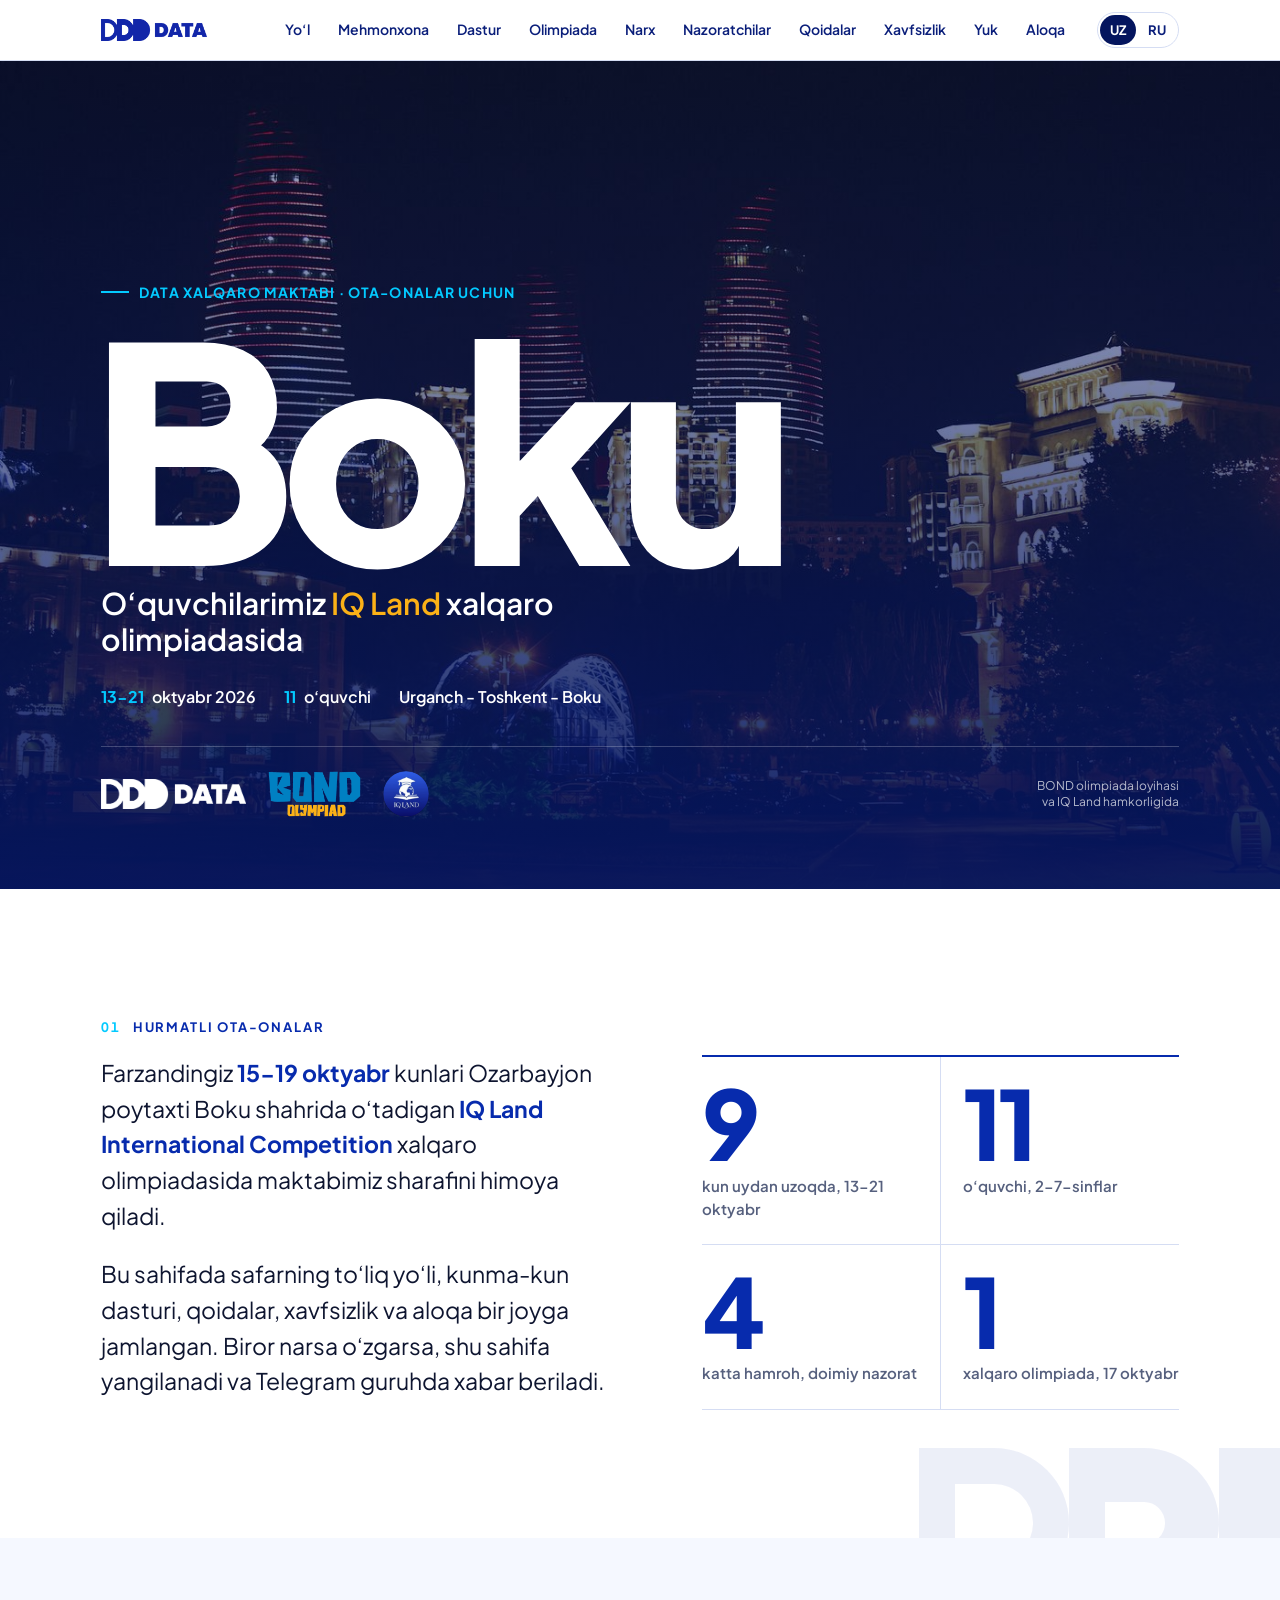
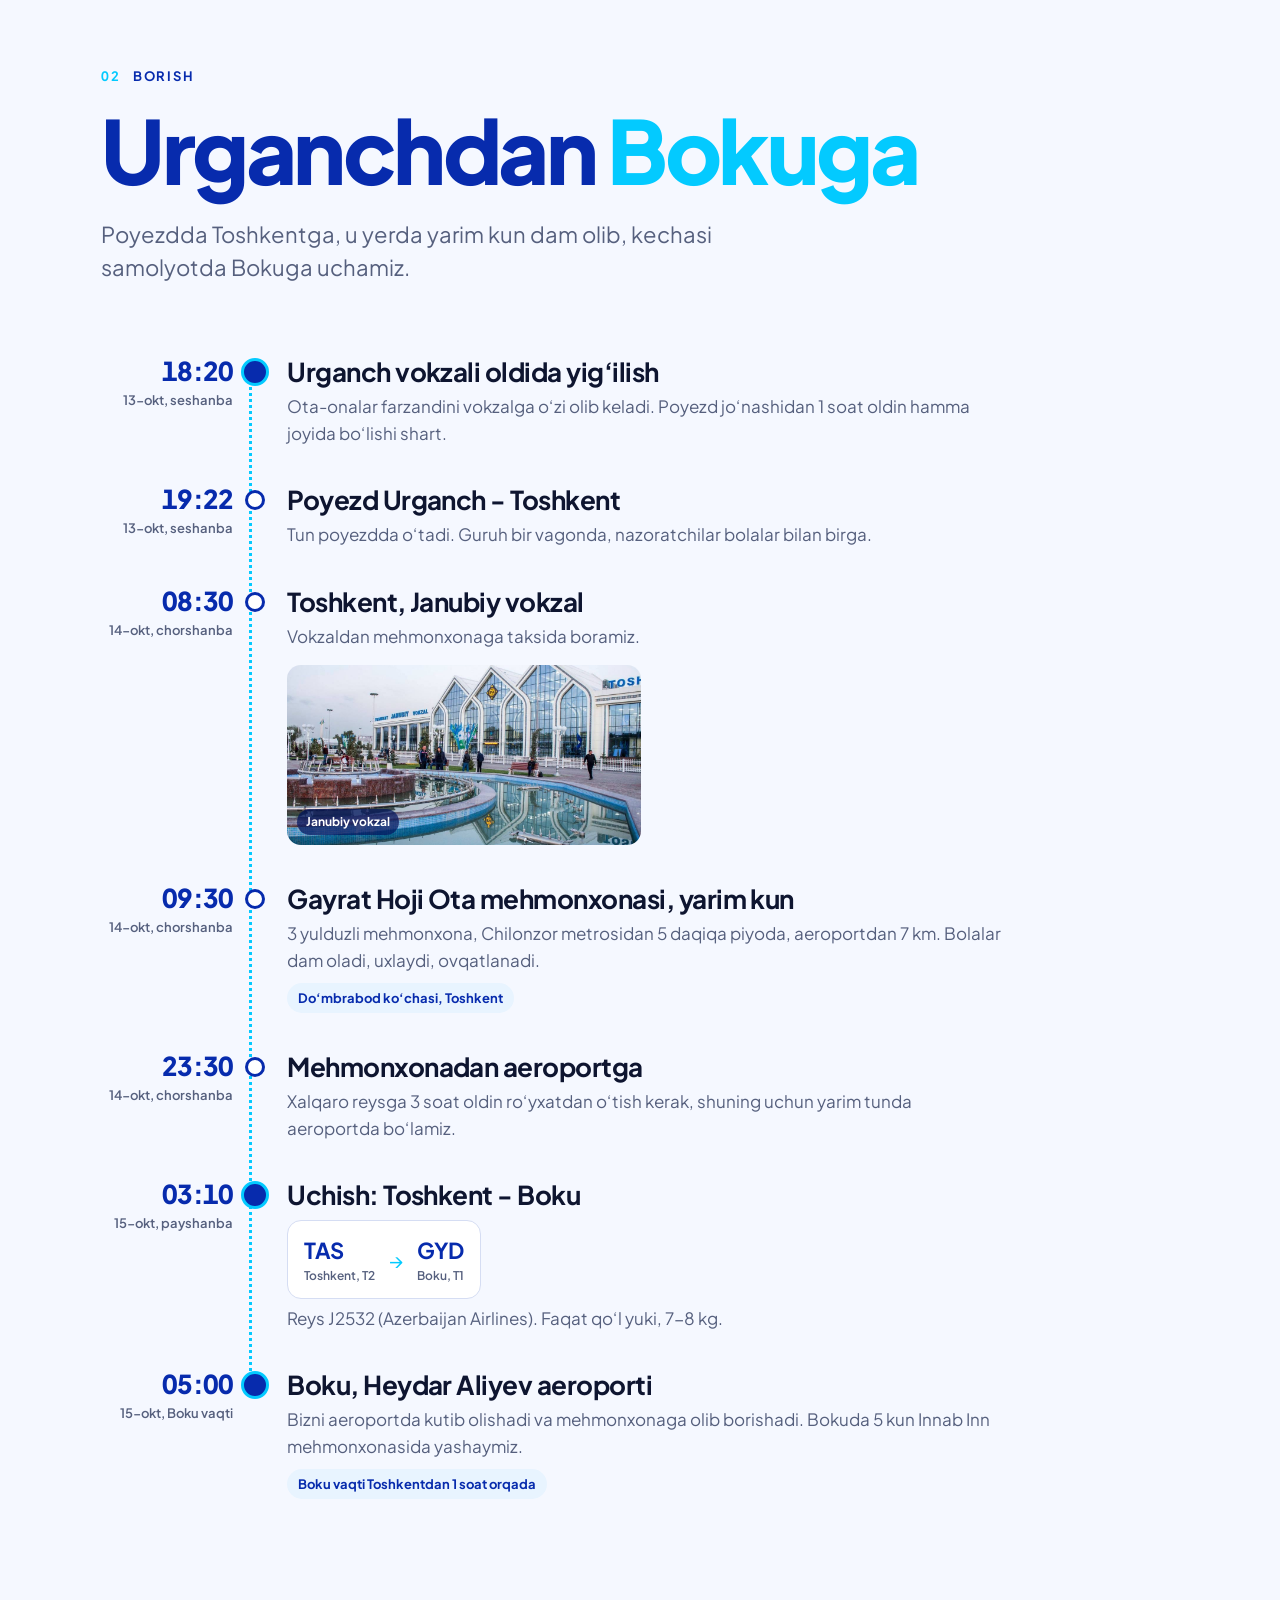
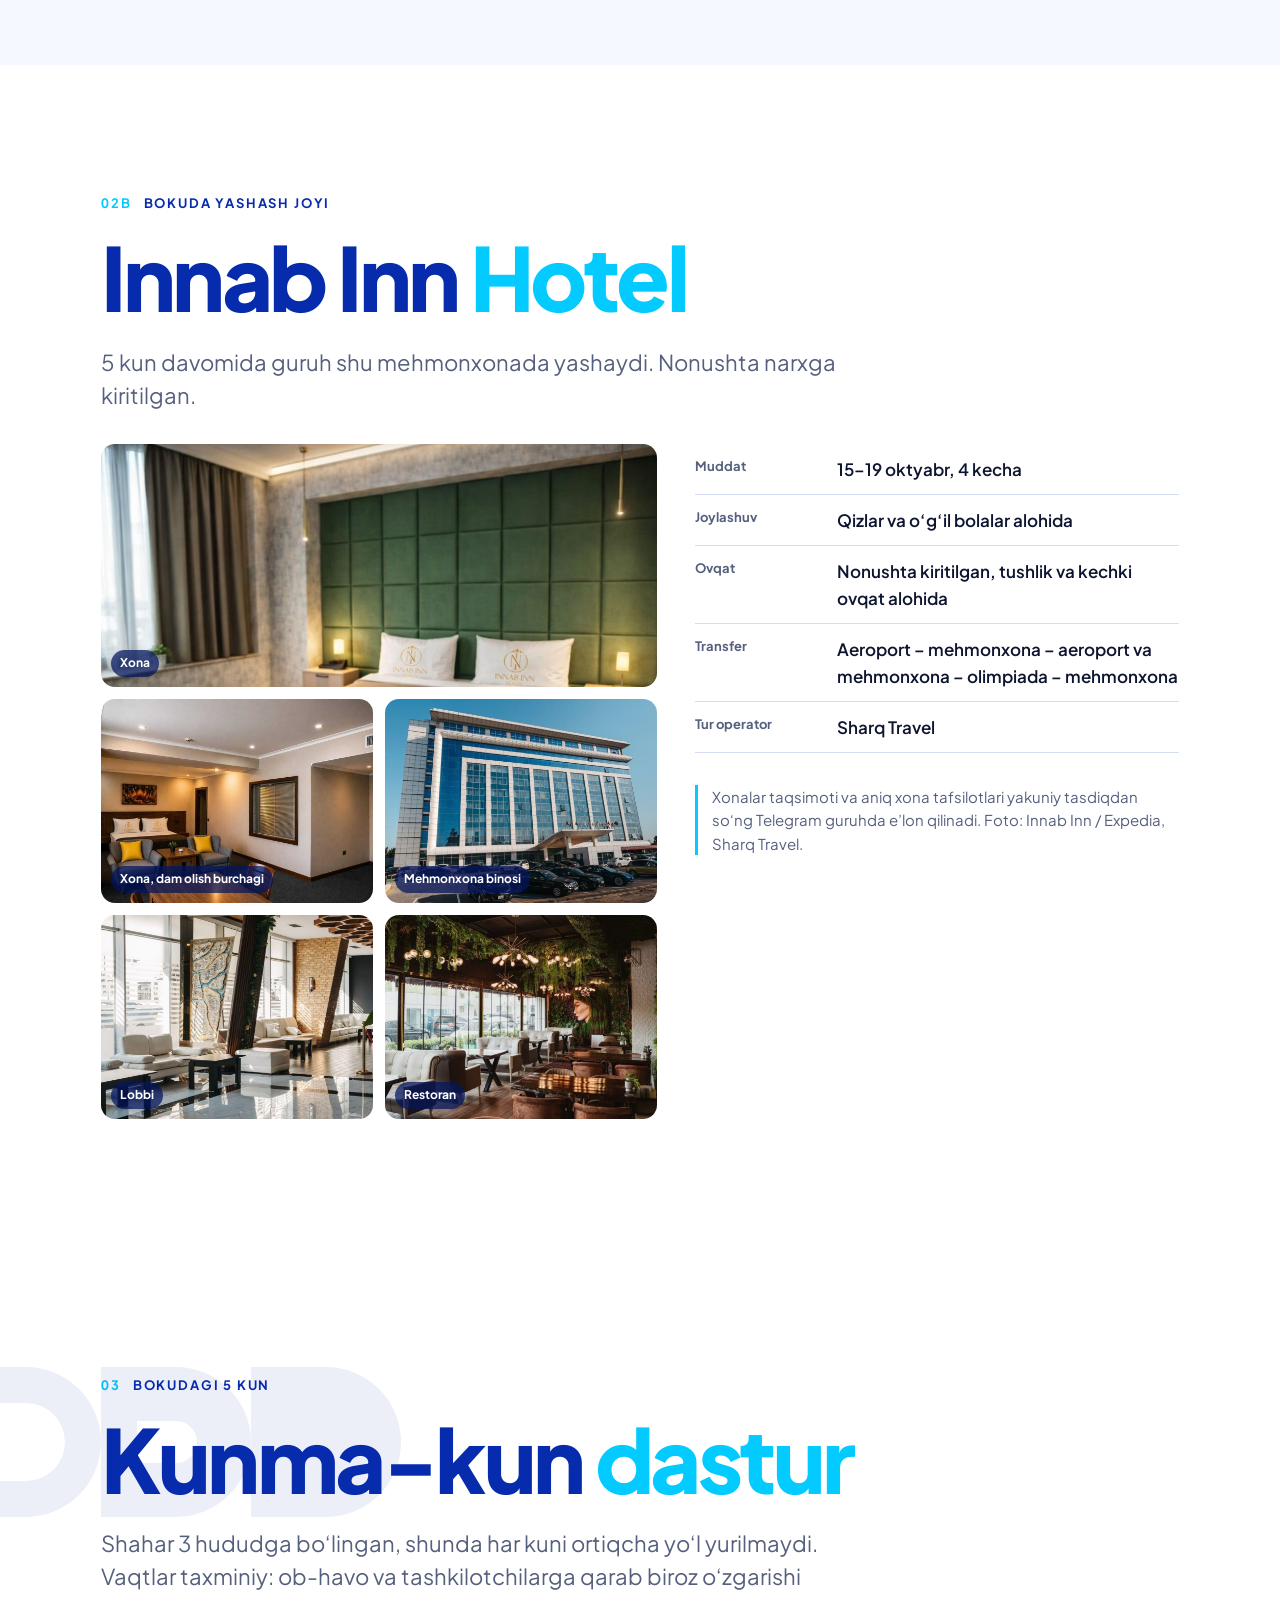
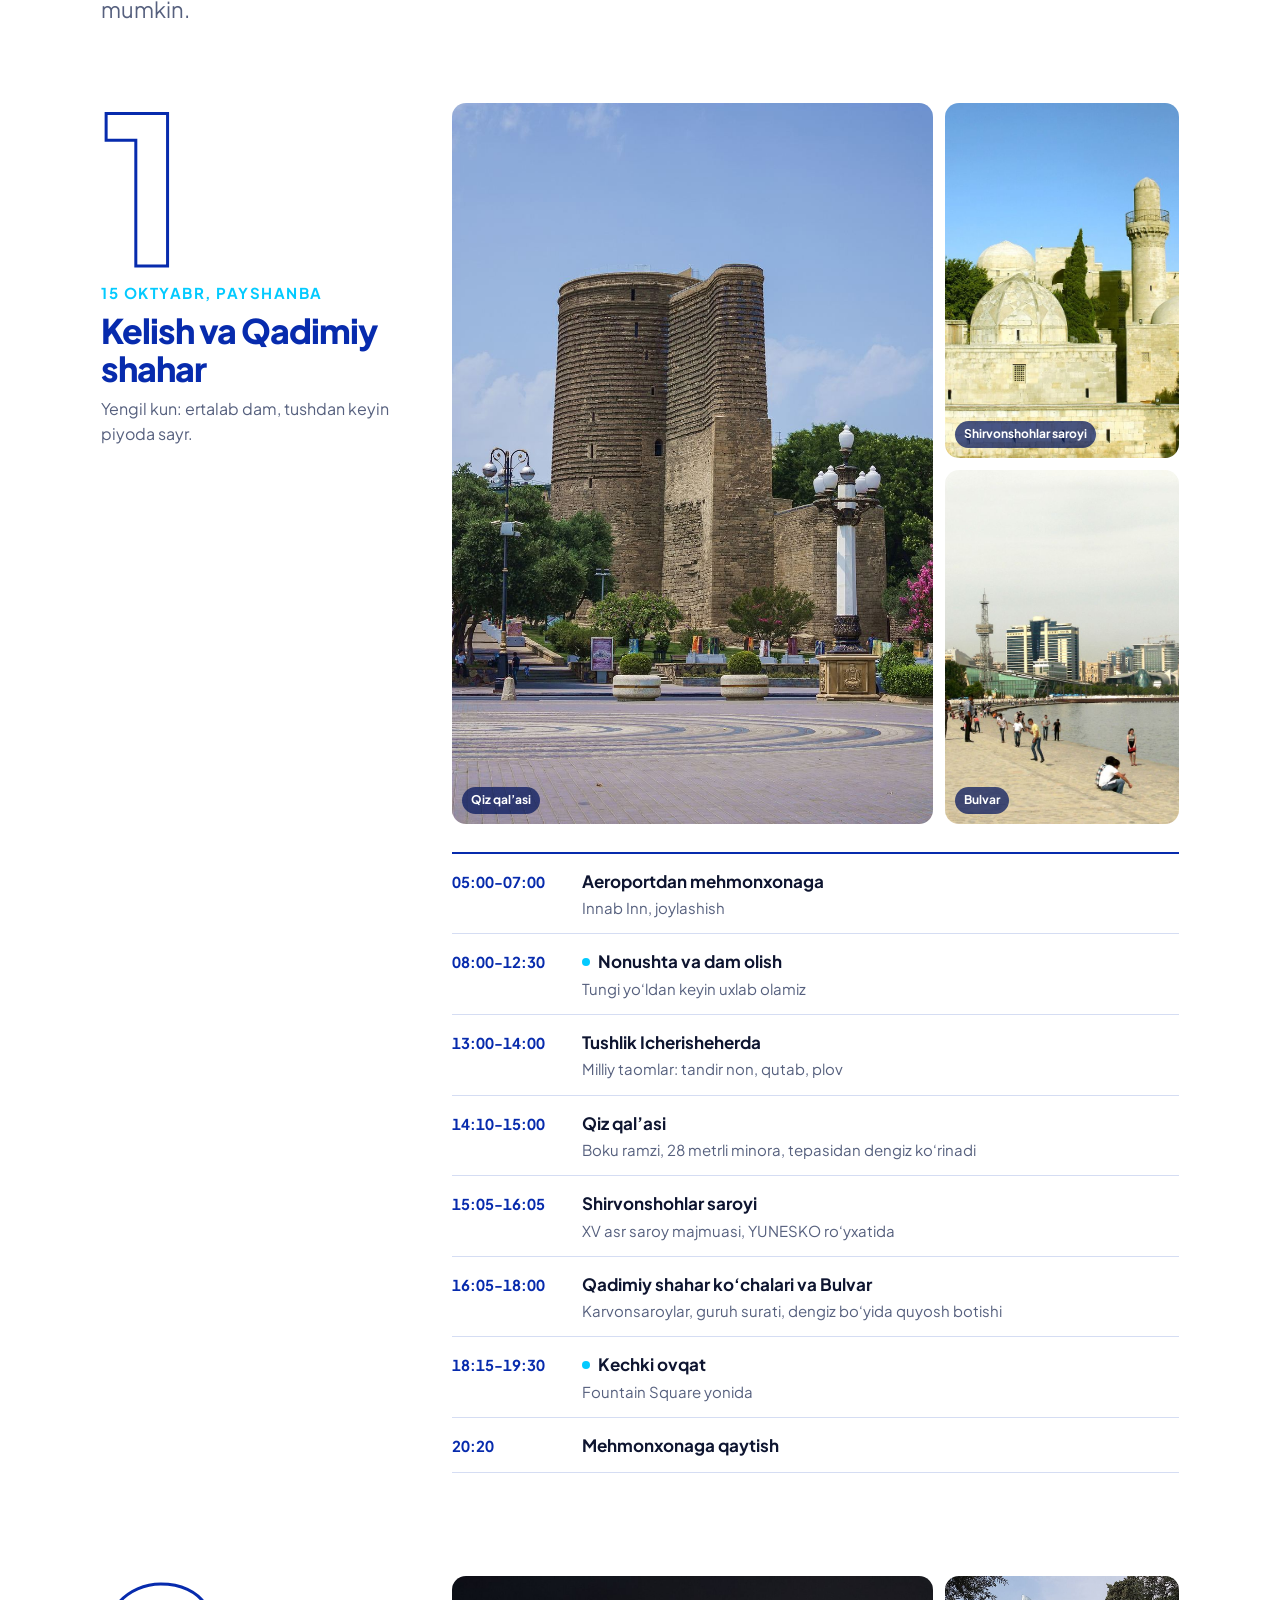
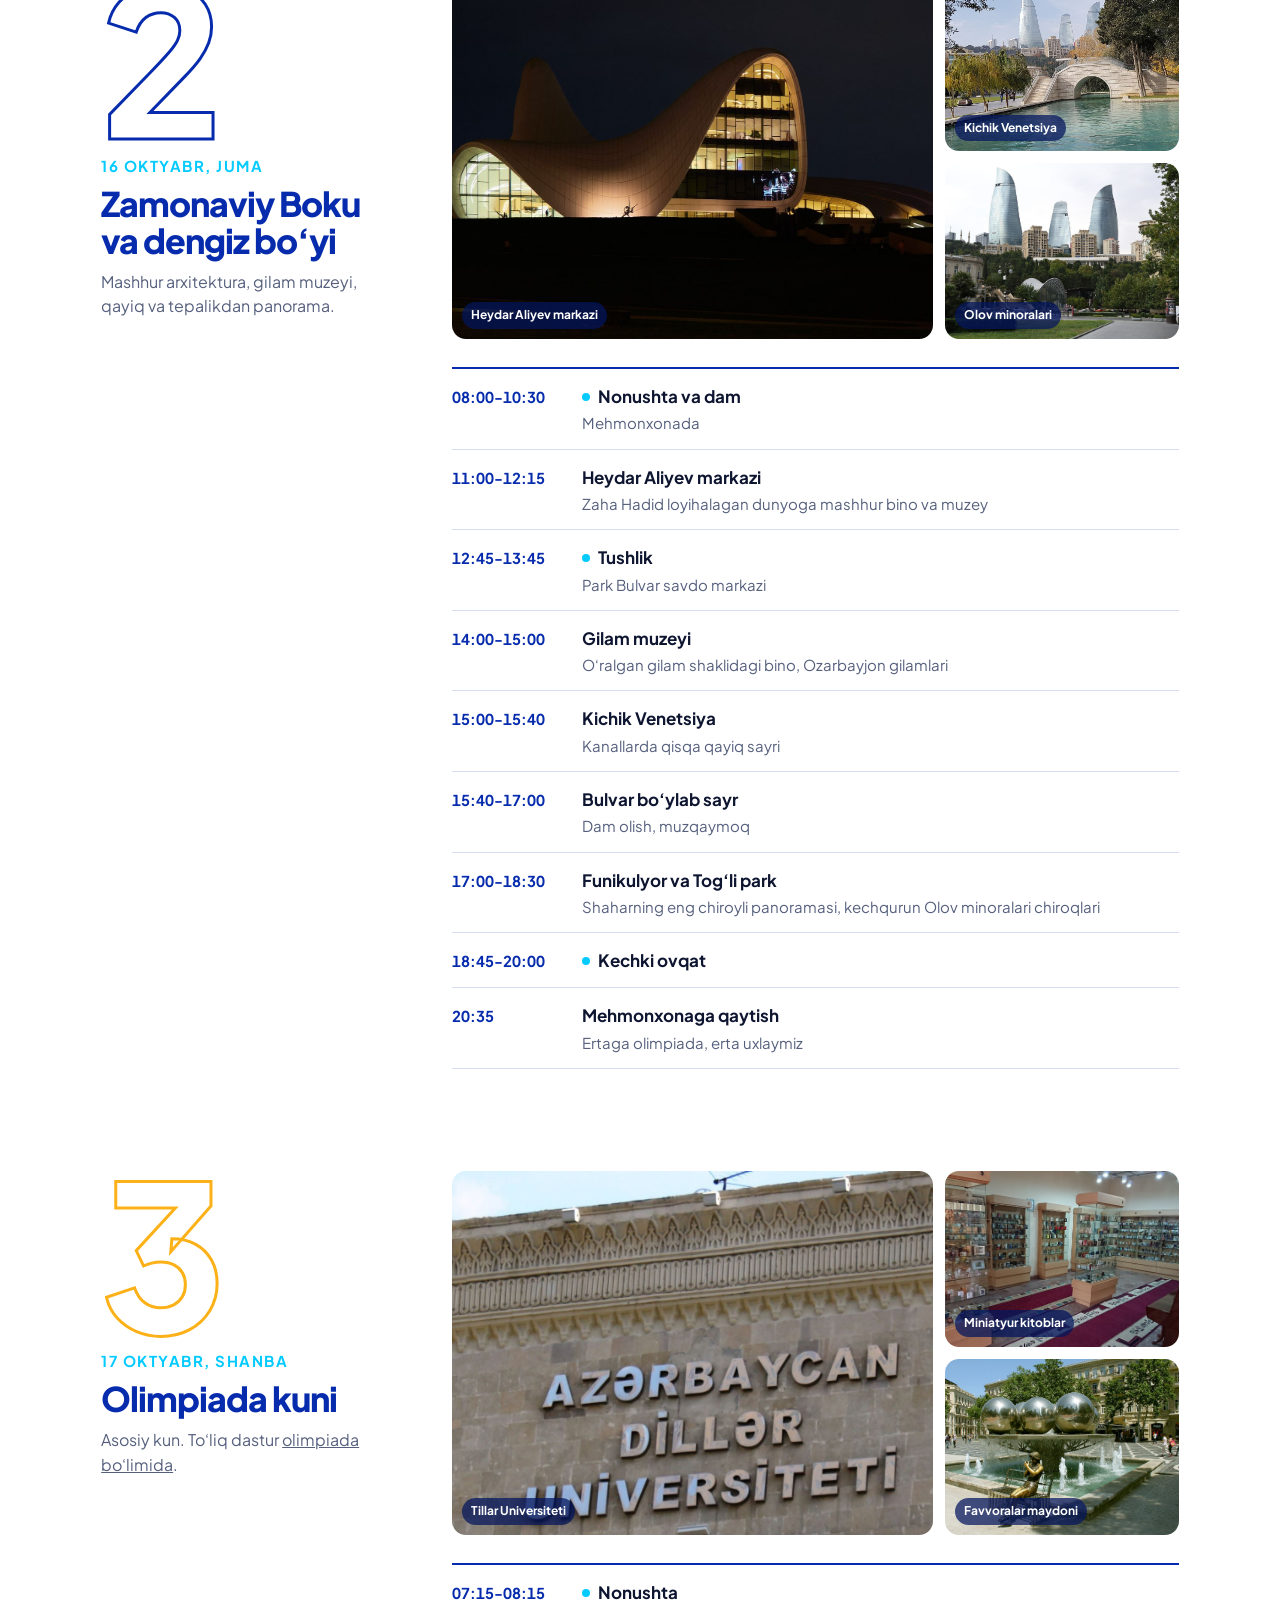
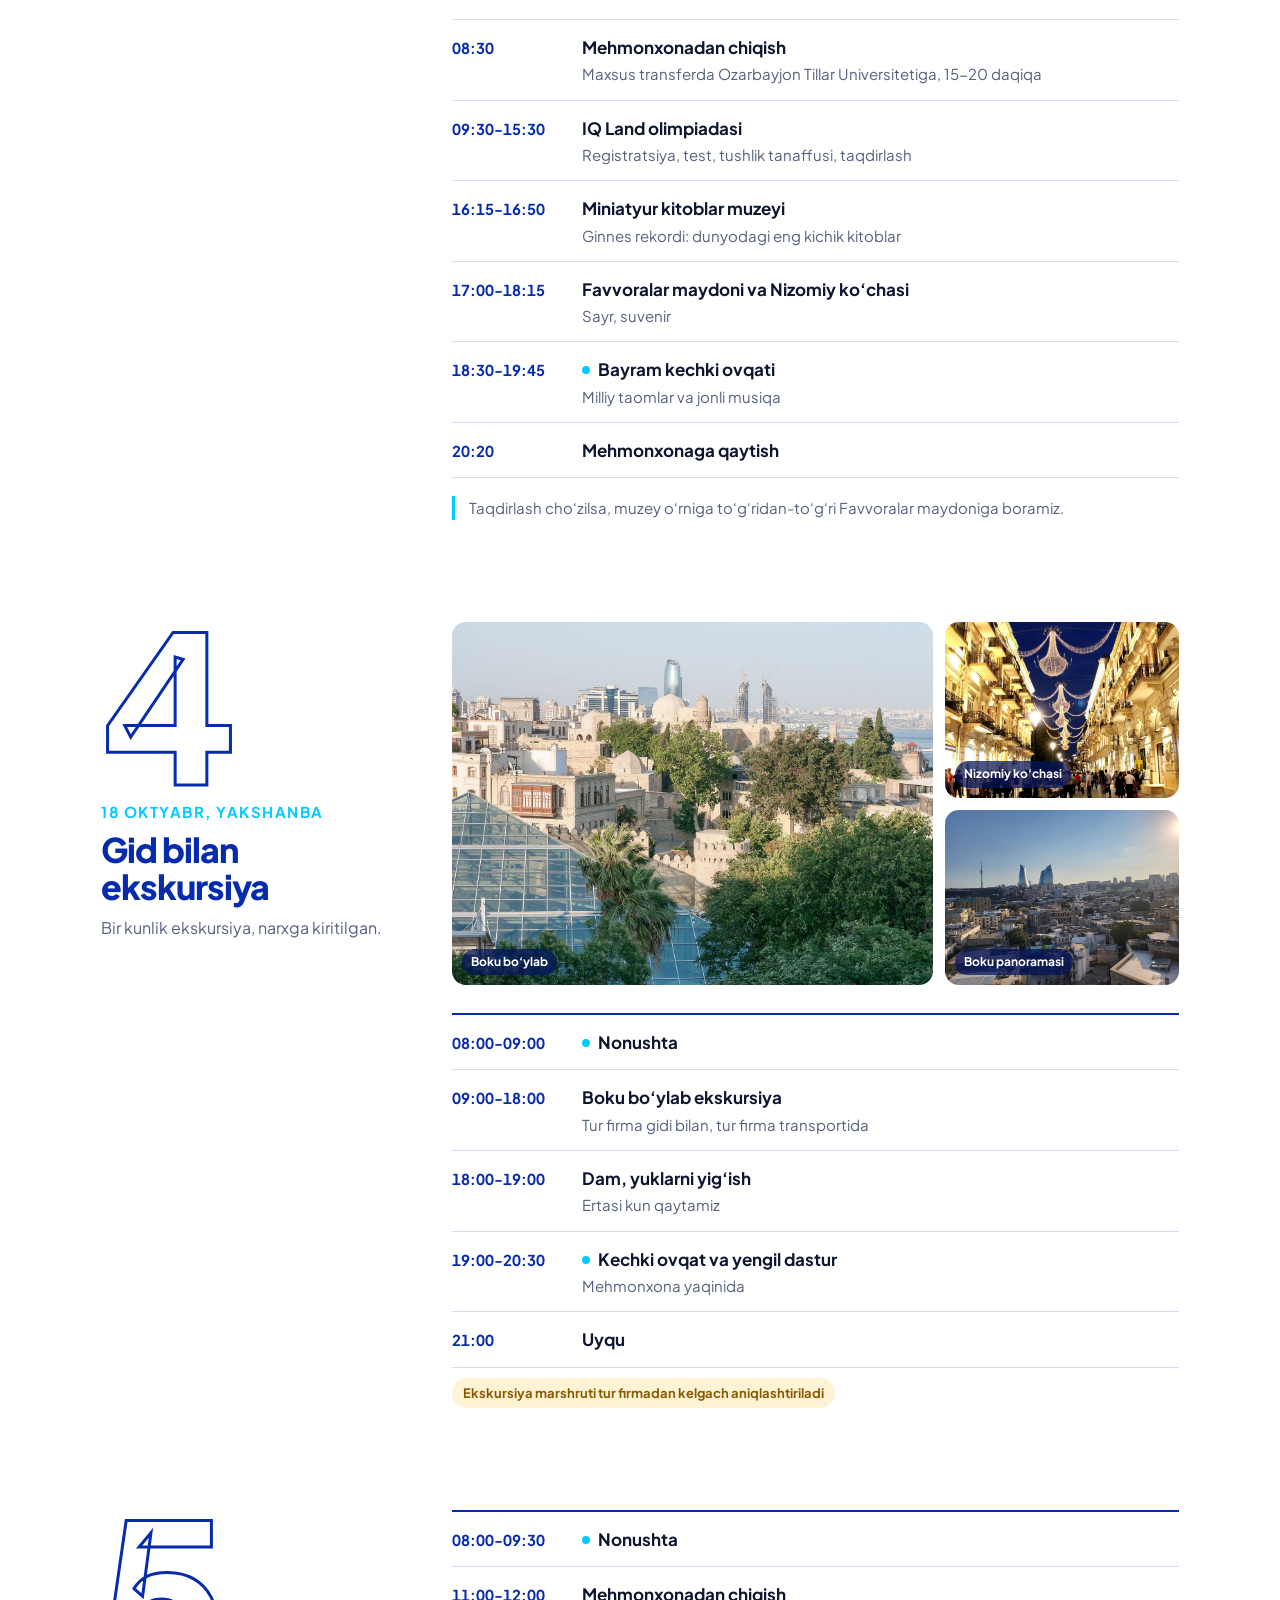
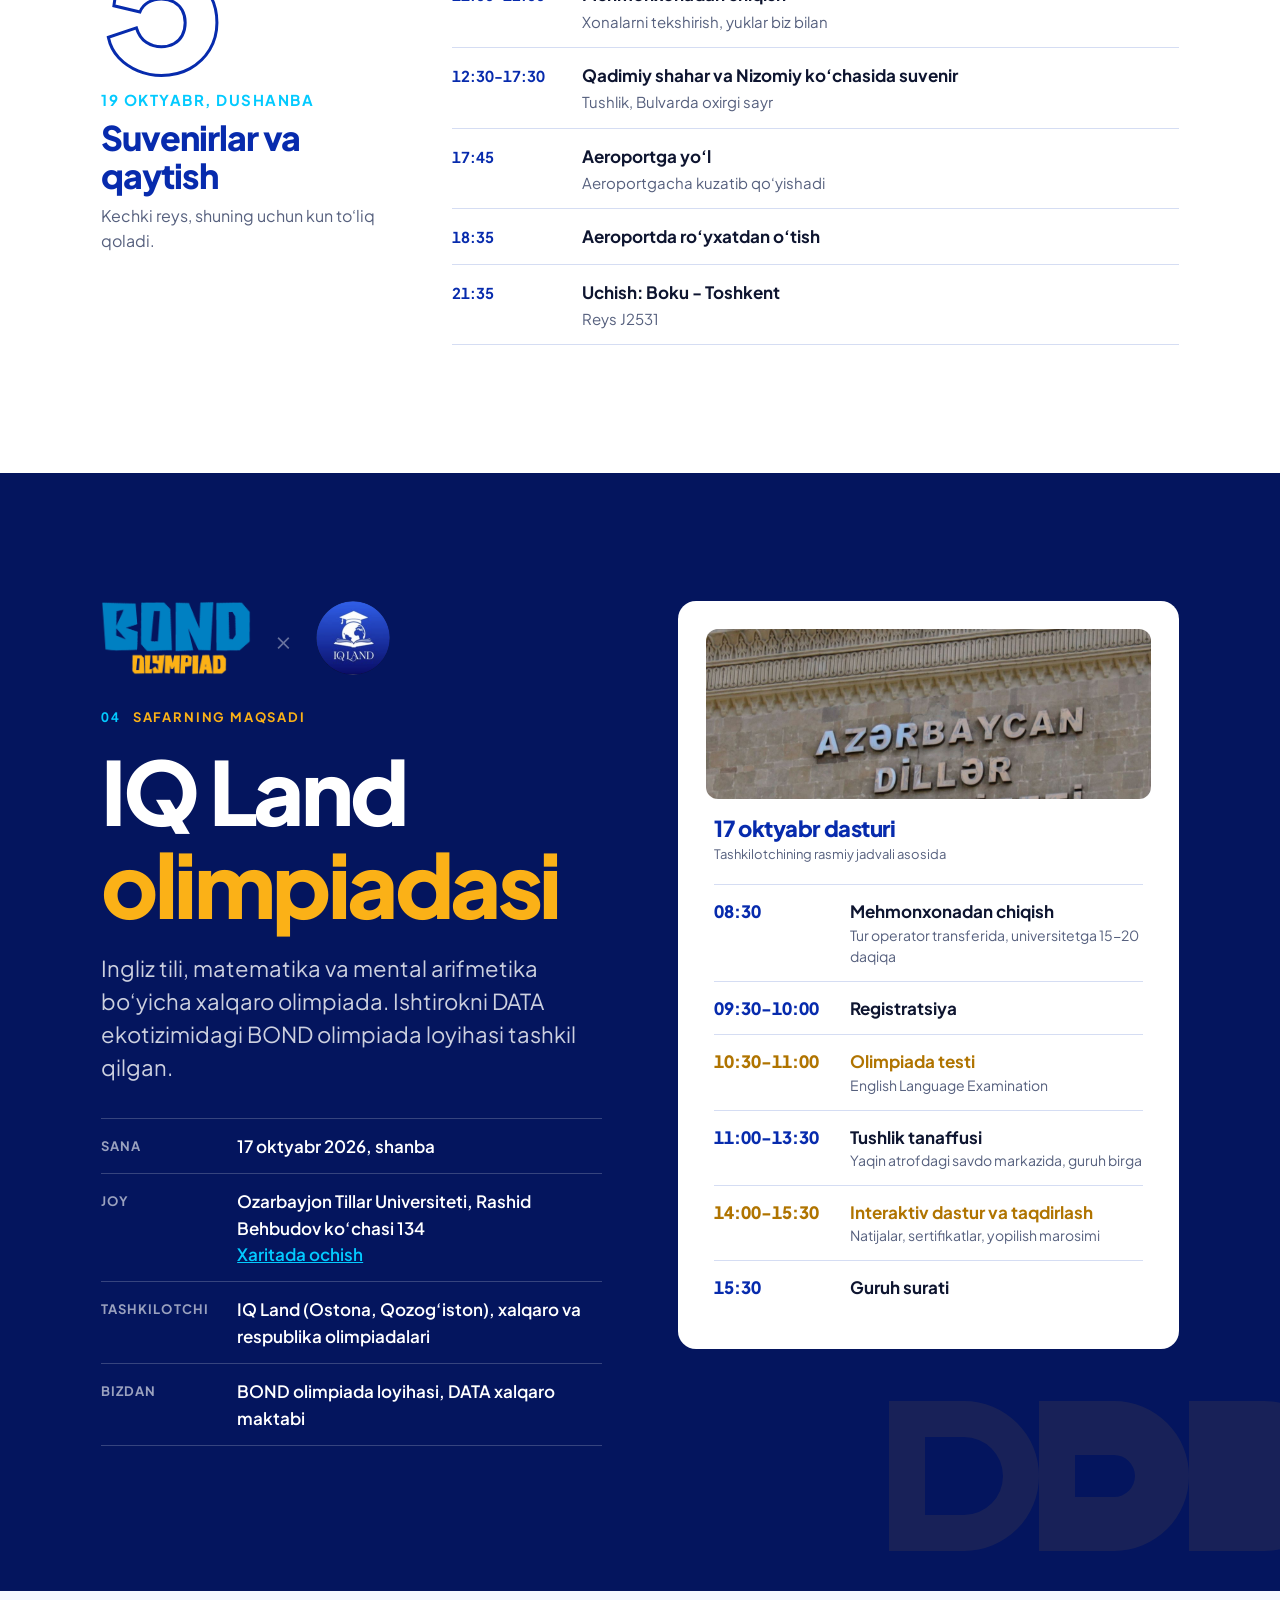
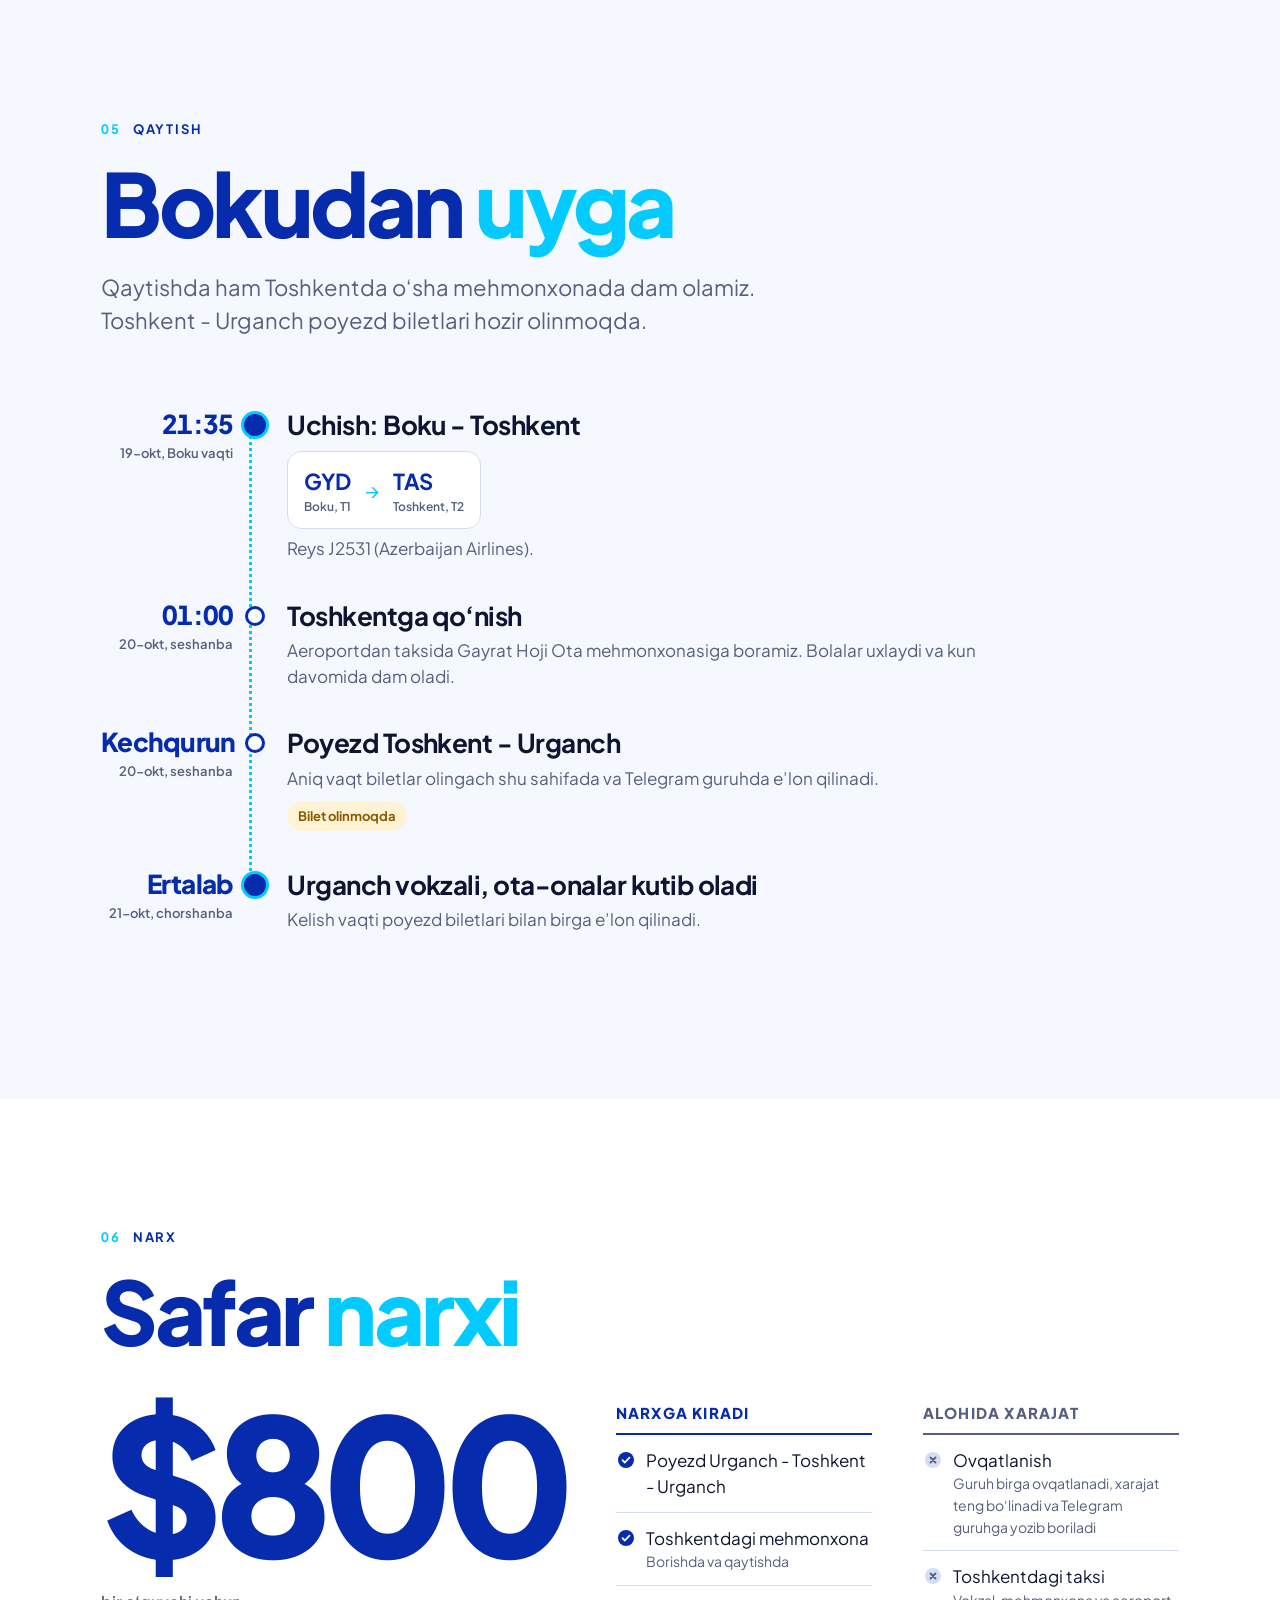
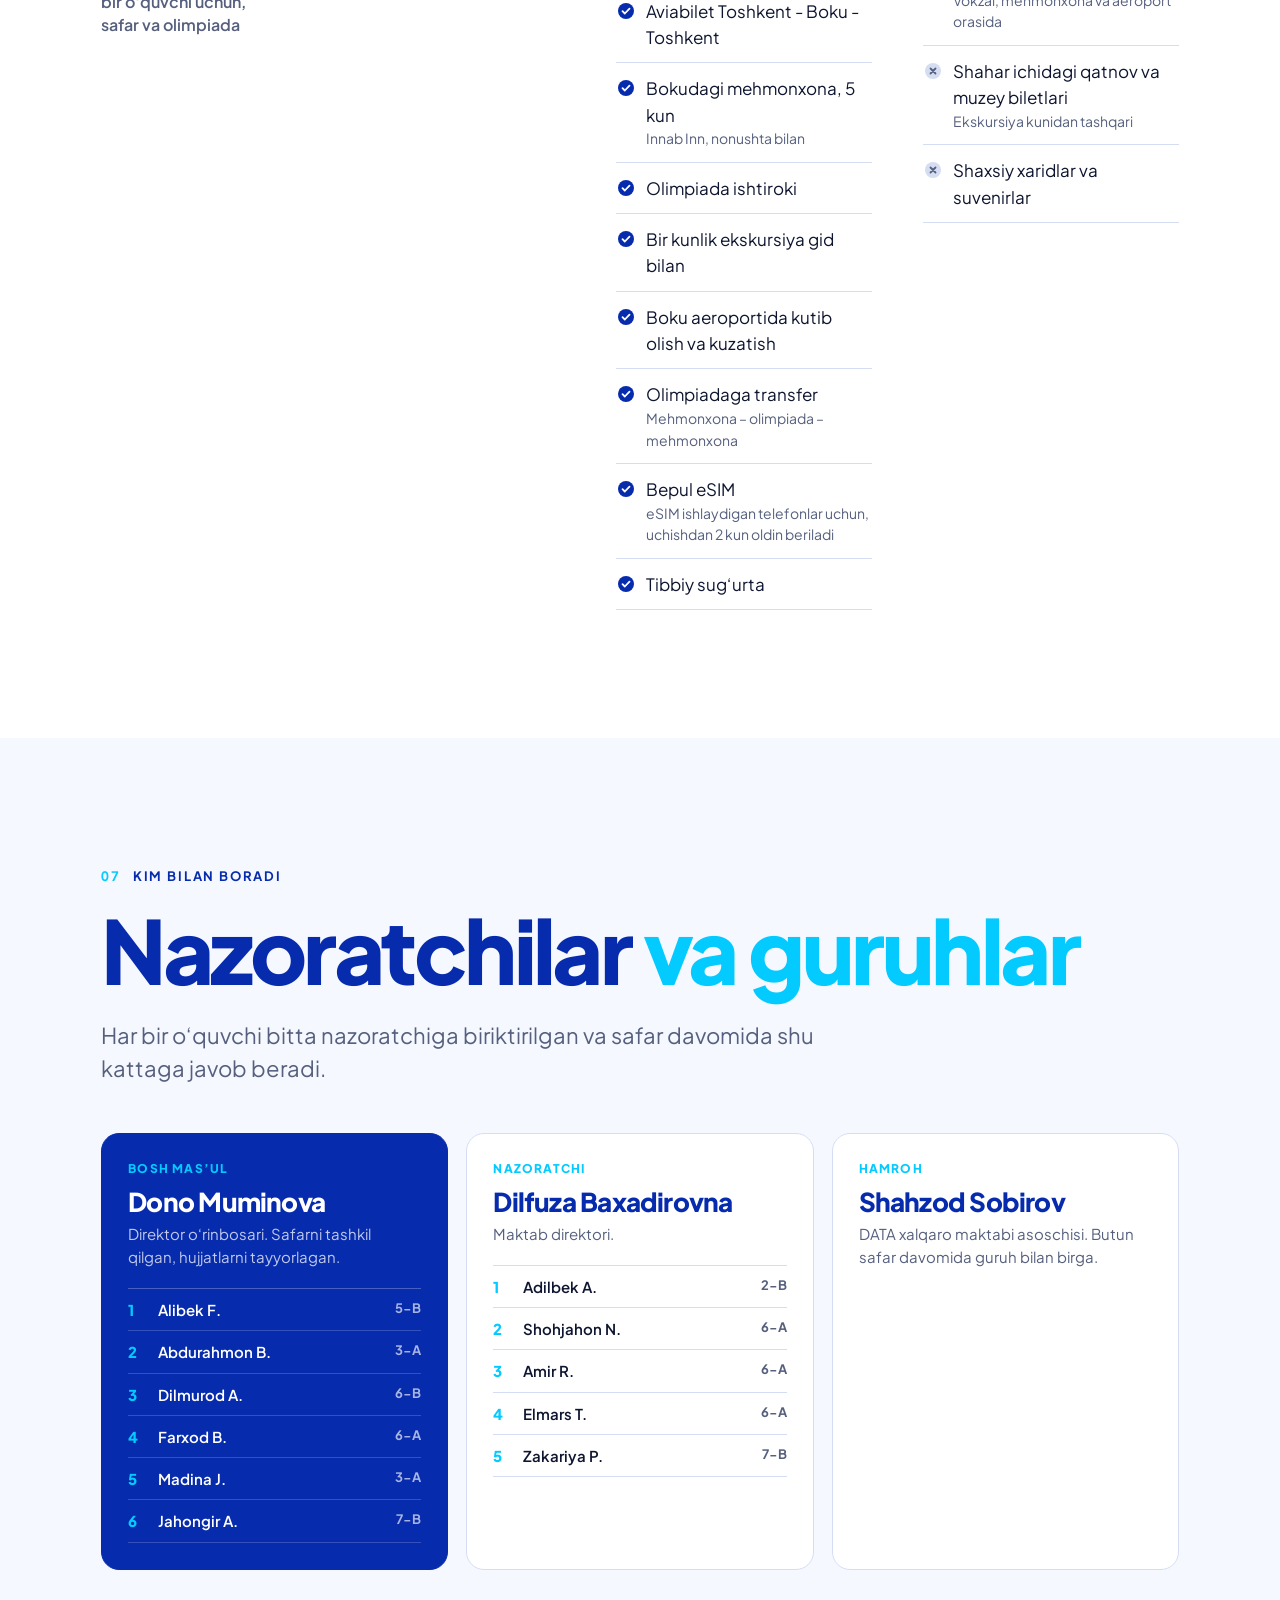
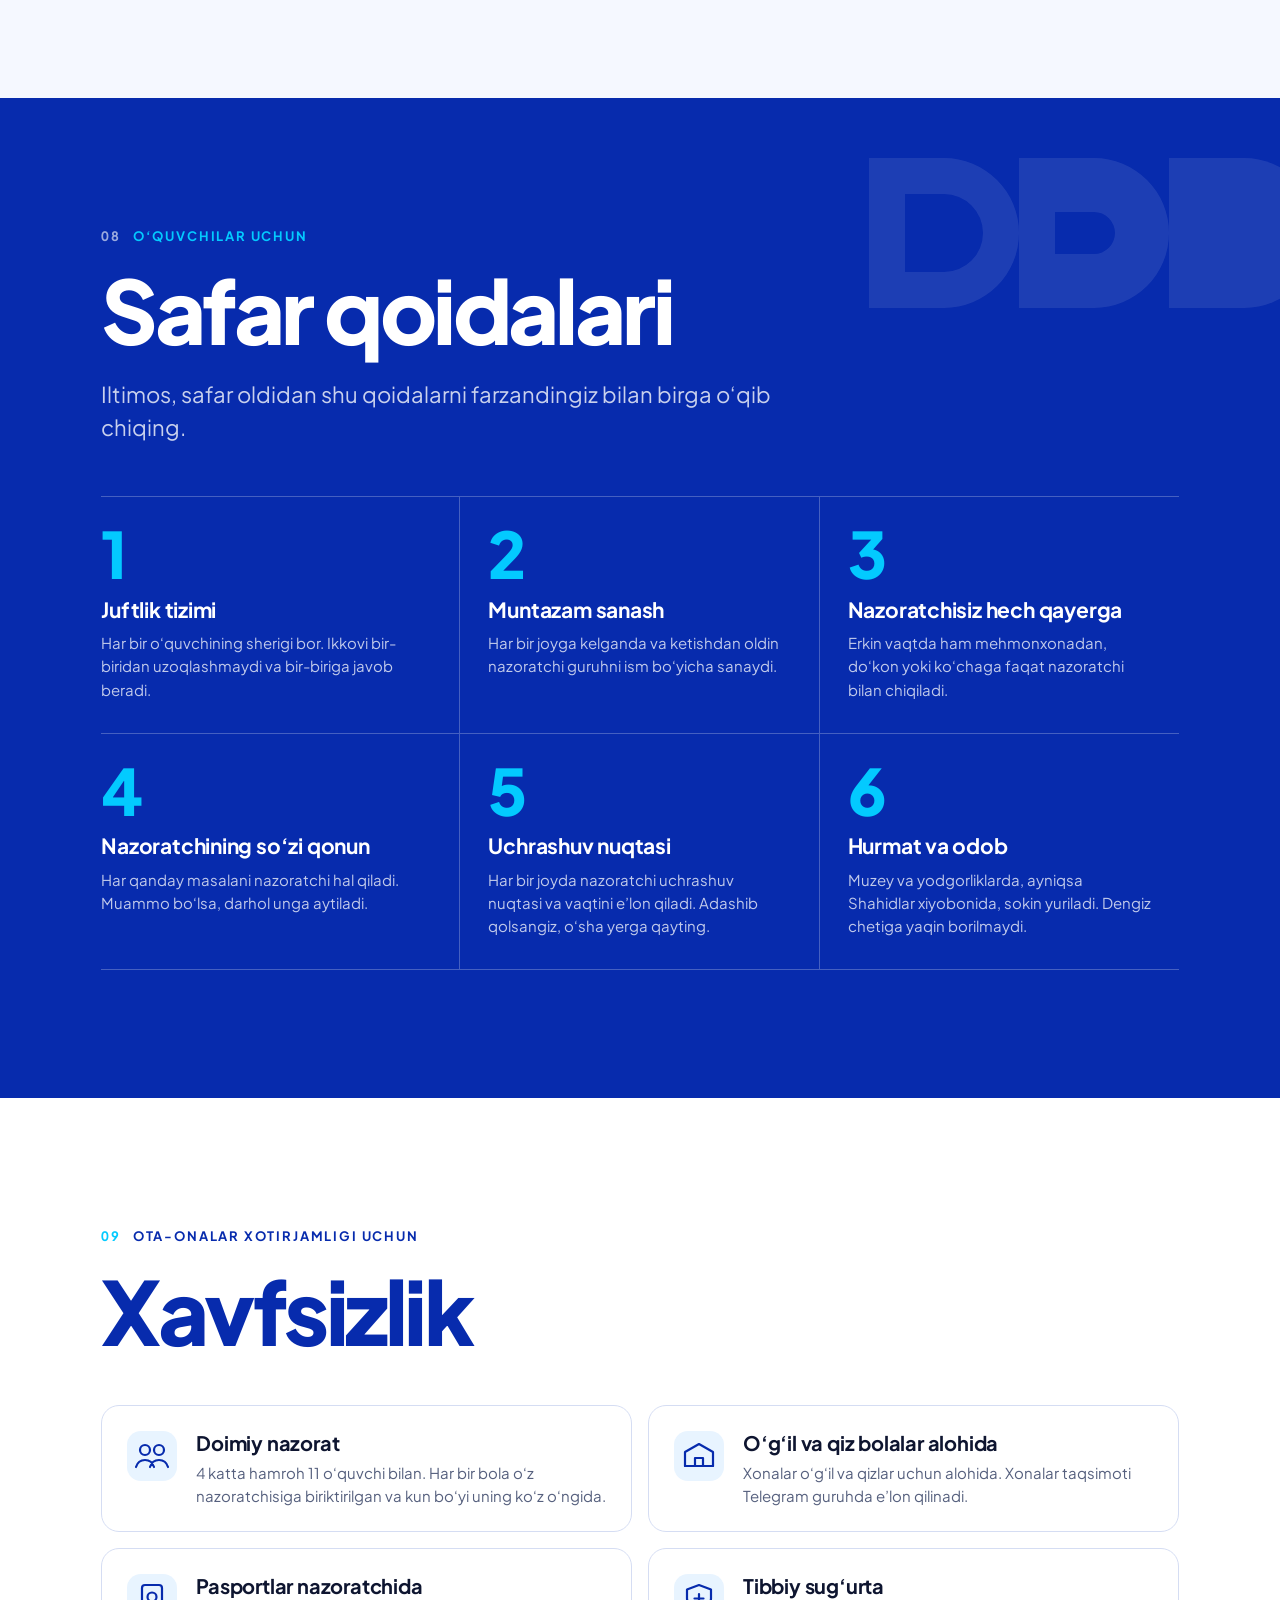
<file: index.html>
<!doctype html>
<html lang="uz">
<head>
<meta charset="utf-8">
<meta name="viewport" content="width=device-width, initial-scale=1, viewport-fit=cover">
<title>Boku safari 2026 - DATA xalqaro maktabi</title>
<meta name="description" content="Ota-onalar uchun: 13-21 oktyabr, Urganch - Toshkent - Boku. IQ Land xalqaro olimpiadasi, safar dasturi, qoidalar, xavfsizlik va aloqa.">
<meta name="robots" content="noindex, nofollow">
<meta name="theme-color" content="#04155E">
<meta property="og:type" content="website">
<meta property="og:title" content="Boku safari 2026 - DATA xalqaro maktabi">
<meta property="og:description" content="Ota-onalar uchun: dastur, olimpiada, qoidalar, xavfsizlik va aloqa. 13-21 oktyabr.">
<meta property="og:image" content="assets/og.jpg">
<link rel="alternate" hreflang="ru" href="ru.html">
<link rel="icon" href="assets/logo/favicon.png">
<link rel="preconnect" href="https://fonts.googleapis.com">
<link rel="preconnect" href="https://fonts.gstatic.com" crossorigin>
<link href="https://fonts.googleapis.com/css2?family=Plus+Jakarta+Sans:wght@400;500;600;700;800&display=swap" rel="stylesheet">
<link rel="stylesheet" href="style.css">
</head>
<body>

<svg width="0" height="0" style="position:absolute" aria-hidden="true">
  <defs>
    <symbol id="ddd" viewBox="0 0 300 100">
      <path fill-rule="evenodd" d="M0 0H50A50 50 0 0 1 50 100H0ZM24 24H50A26 26 0 0 1 50 76H24Z"/>
      <path fill-rule="evenodd" d="M100 0H150A50 50 0 0 1 150 100H100ZM124 36H150A14 14 0 0 1 150 64H124Z"/>
      <path d="M200 0H250A50 50 0 0 1 250 100H200Z"/>
    </symbol>
  </defs>
</svg>

<header class="bar">
  <div class="wrap">
    <a href="#top" aria-label="Boshiga"><img class="bar__logo" src="assets/logo/data-blue.png" alt="DATA xalqaro maktabi"></a>
    <nav aria-label="Bo‘limlar">
      <a href="#yol">Yo‘l</a>
      <a href="#mehmonxona">Mehmonxona</a>
      <a href="#dastur">Dastur</a>
      <a href="#olimpiada">Olimpiada</a>
      <a href="#narx">Narx</a>
      <a href="#nazoratchilar">Nazoratchilar</a>
      <a href="#qoidalar">Qoidalar</a>
      <a href="#xavfsizlik">Xavfsizlik</a>
      <a href="#yuk">Yuk</a>
      <a href="#aloqa">Aloqa</a>
    </nav>
    <div class="lang" aria-label="Til"><a href="index.html" aria-current="page" lang="uz">UZ</a><a href="ru.html" lang="ru">RU</a></div>
  </div>
</header>

<main id="top">

<!-- 1. HERO -->
<section class="hero">
  <img class="hero__img" src="assets/img/cover.jpg" alt="Kechki Boku, Olov minoralari" fetchpriority="high">
  <div class="wrap">
    <div class="hero__kicker">DATA xalqaro maktabi · Ota-onalar uchun</div>
    <h1>Boku</h1>
    <p class="hero__sub">O‘quvchilarimiz <em>IQ Land</em> xalqaro olimpiadasida</p>
    <div class="hero__meta">
      <span><b>13-21</b> oktyabr 2026</span>
      <span><b>11</b> o‘quvchi</span>
      <span>Urganch - Toshkent - Boku</span>
    </div>
    <div class="hero__logos">
      <img src="assets/logo/data-white.png" alt="DATA">
      <img class="bond" src="assets/logo/bond.png" alt="BOND Olympiad">
      <img class="iq" src="assets/logo/iqland.png" alt="IQ Land">
      <small>BOND olimpiada loyihasi<br>va IQ Land hamkorligida</small>
    </div>
  </div>
</section>

<!-- 2. INTRO -->
<section class="sec">
  <svg class="ddd" style="right:-120px;bottom:-60px;color:var(--blue)" fill="currentColor"><use href="#ddd"/></svg>
  <div class="wrap">
    <div class="eyebrow"><i>01</i> Hurmatli ota-onalar</div>
    <div class="intro">
      <div class="letter">
        <p>Farzandingiz <strong>15-19 oktyabr</strong> kunlari Ozarbayjon poytaxti Boku shahrida o‘tadigan <strong>IQ Land International Competition</strong> xalqaro olimpiadasida maktabimiz sharafini himoya qiladi.</p>
        <p>Bu sahifada safarning to‘liq yo‘li, kunma-kun dasturi, qoidalar, xavfsizlik va aloqa bir joyga jamlangan. Biror narsa o‘zgarsa, shu sahifa yangilanadi va Telegram guruhda xabar beriladi.</p>
      </div>
      <div class="nums">
        <div class="num"><b>9</b><span>kun uydan uzoqda, 13-21 oktyabr</span></div>
        <div class="num"><b>11</b><span>o‘quvchi, 2-7-sinflar</span></div>
        <div class="num"><b>4</b><span>katta hamroh, doimiy nazorat</span></div>
        <div class="num"><b>1</b><span>xalqaro olimpiada, 17 oktyabr</span></div>
      </div>
    </div>
  </div>
</section>

<!-- 3. ROUTE THERE -->
<section class="sec sec--paper" id="yol">
  <div class="wrap">
    <div class="eyebrow"><i>02</i> Borish</div>
    <h2 class="h2">Urganchdan <span>Bokuga</span></h2>
    <p class="lead">Poyezdda Toshkentga, u yerda yarim kun dam olib, kechasi samolyotda Bokuga uchamiz.</p>

    <div class="route">
      <div class="stop stop--big">
        <div class="stop__time"><b>18:20</b><small>13-okt, seshanba</small></div>
        <div class="stop__body">
          <h3>Urganch vokzali oldida yig‘ilish</h3>
          <p>Ota-onalar farzandini vokzalga o‘zi olib keladi. Poyezd jo‘nashidan 1 soat oldin hamma joyida bo‘lishi shart.</p>
        </div>
      </div>
      <div class="stop">
        <div class="stop__time"><b>19:22</b><small>13-okt, seshanba</small></div>
        <div class="stop__body">
          <h3>Poyezd Urganch - Toshkent</h3>
          <p>Tun poyezdda o‘tadi. Guruh bir vagonda, nazoratchilar bolalar bilan birga.</p>
        </div>
      </div>
      <div class="stop">
        <div class="stop__time"><b>08:30</b><small>14-okt, chorshanba</small></div>
        <div class="stop__body">
          <h3>Toshkent, Janubiy vokzal</h3>
          <p>Vokzaldan mehmonxonaga taksida boramiz.</p>
          <div class="photo-strip">
            <figure><img src="assets/img/station.jpg" alt="Toshkent Janubiy vokzali" loading="lazy"><figcaption>Janubiy vokzal</figcaption></figure>
          </div>
        </div>
      </div>
      <div class="stop">
        <div class="stop__time"><b>09:30</b><small>14-okt, chorshanba</small></div>
        <div class="stop__body">
          <h3>Gayrat Hoji Ota mehmonxonasi, yarim kun</h3>
          <p>3 yulduzli mehmonxona, Chilonzor metrosidan 5 daqiqa piyoda, aeroportdan 7 km. Bolalar dam oladi, uxlaydi, ovqatlanadi.</p>
          <span class="tag">Do‘mbrabod ko‘chasi, Toshkent</span>
        </div>
      </div>
      <div class="stop">
        <div class="stop__time"><b>23:30</b><small>14-okt, chorshanba</small></div>
        <div class="stop__body">
          <h3>Mehmonxonadan aeroportga</h3>
          <p>Xalqaro reysga 3 soat oldin ro‘yxatdan o‘tish kerak, shuning uchun yarim tunda aeroportda bo‘lamiz.</p>
        </div>
      </div>
      <div class="stop stop--big">
        <div class="stop__time"><b>03:10</b><small>15-okt, payshanba</small></div>
        <div class="stop__body">
          <h3>Uchish: Toshkent - Boku</h3>
          <div class="ticket">
            <div><b>TAS</b><span>Toshkent, T2</span></div>
            <div class="arrow">→</div>
            <div><b>GYD</b><span>Boku, T1</span></div>
          </div>
          <p>Reys J2532 (Azerbaijan Airlines). Faqat qo‘l yuki, 7-8 kg.</p>
        </div>
      </div>
      <div class="stop stop--big">
        <div class="stop__time"><b>05:00</b><small>15-okt, Boku vaqti</small></div>
        <div class="stop__body">
          <h3>Boku, Heydar Aliyev aeroporti</h3>
          <p>Bizni aeroportda kutib olishadi va mehmonxonaga olib borishadi. Bokuda 5 kun Innab Inn mehmonxonasida yashaymiz.</p>
          <span class="tag">Boku vaqti Toshkentdan 1 soat orqada</span>
        </div>
      </div>
    </div>
  </div>
</section>

<!-- 3b. HOTEL -->
<section class="sec" id="mehmonxona">
  <div class="wrap">
    <div class="eyebrow"><i>02b</i> Bokuda yashash joyi</div>
    <h2 class="h2">Innab Inn <span>Hotel</span></h2>
    <p class="lead">5 kun davomida guruh shu mehmonxonada yashaydi. Nonushta narxga kiritilgan.</p>
    <div class="hotel">
      <div class="hotel__gal">
        <figure class="wide"><img src="assets/img/hotel-xona-1.jpg" alt="Innab Inn xonasi" loading="lazy"><figcaption>Xona</figcaption></figure>
        <figure><img src="assets/img/hotel-xona-2.jpg" alt="Innab Inn xonasi, dam olish burchagi" loading="lazy"><figcaption>Xona, dam olish burchagi</figcaption></figure>
        <figure><img src="assets/img/hotel-bino.jpg" alt="Innab Inn mehmonxonasi binosi" loading="lazy"><figcaption>Mehmonxona binosi</figcaption></figure>
        <figure><img src="assets/img/hotel-lobbi.jpg" alt="Innab Inn lobbisi" loading="lazy"><figcaption>Lobbi</figcaption></figure>
        <figure><img src="assets/img/hotel-restoran.jpg" alt="Innab Inn restorani" loading="lazy"><figcaption>Restoran</figcaption></figure>
      </div>
      <div class="hotel__info">
        <dl>
          <div><dt>Muddat</dt><dd>15–19 oktyabr, 4 kecha</dd></div>
          <div><dt>Joylashuv</dt><dd>Qizlar va o‘g‘il bolalar alohida</dd></div>
          <div><dt>Ovqat</dt><dd>Nonushta kiritilgan, tushlik va kechki ovqat alohida</dd></div>
          <div><dt>Transfer</dt><dd>Aeroport – mehmonxona – aeroport va mehmonxona – olimpiada – mehmonxona</dd></div>
          <div><dt>Tur operator</dt><dd>Sharq Travel</dd></div>
        </dl>
        <p class="note">Xonalar taqsimoti va aniq xona tafsilotlari yakuniy tasdiqdan so‘ng Telegram guruhda e’lon qilinadi. Foto: Innab Inn / Expedia, Sharq Travel.</p>
      </div>
    </div>
  </div>
</section>

<!-- 4. PROGRAM -->
<section class="sec" id="dastur">
  <svg class="ddd" style="left:-80px;top:120px;color:var(--blue)" fill="currentColor"><use href="#ddd"/></svg>
  <div class="wrap">
    <div class="eyebrow"><i>03</i> Bokudagi 5 kun</div>
    <h2 class="h2">Kunma-kun <span>dastur</span></h2>
    <p class="lead">Shahar 3 hududga bo‘lingan, shunda har kuni ortiqcha yo‘l yurilmaydi. Vaqtlar taxminiy: ob-havo va tashkilotchilarga qarab biroz o‘zgarishi mumkin.</p>

    <div class="days">

      <article class="day">
        <div class="day__head">
          <div class="day__num">1</div>
          <div class="day__date">15 oktyabr, payshanba</div>
          <h3>Kelish va Qadimiy shahar</h3>
          <p>Yengil kun: ertalab dam, tushdan keyin piyoda sayr.</p>
        </div>
        <div>
          <div class="day__photos">
            <figure><img src="assets/img/maiden.jpg" alt="Qiz qal’asi" loading="lazy"><figcaption>Qiz qal’asi</figcaption></figure>
            <figure><img src="assets/img/shirvan.jpg" alt="Shirvonshohlar saroyi" loading="lazy"><figcaption>Shirvonshohlar saroyi</figcaption></figure>
            <figure><img src="assets/img/boulevard.jpg" alt="Dengiz bo‘yi bulvari" loading="lazy"><figcaption>Bulvar</figcaption></figure>
          </div>
          <ol class="plan">
            <li><time>05:00-07:00</time><div><b>Aeroportdan mehmonxonaga</b><span>Innab Inn, joylashish</span></div></li>
            <li class="meal"><time>08:00-12:30</time><div><b>Nonushta va dam olish</b><span>Tungi yo‘ldan keyin uxlab olamiz</span></div></li>
            <li><time>13:00-14:00</time><div><b>Tushlik Icherisheherda</b><span>Milliy taomlar: tandir non, qutab, plov</span></div></li>
            <li><time>14:10-15:00</time><div><b>Qiz qal’asi</b><span>Boku ramzi, 28 metrli minora, tepasidan dengiz ko‘rinadi</span></div></li>
            <li><time>15:05-16:05</time><div><b>Shirvonshohlar saroyi</b><span>XV asr saroy majmuasi, YUNESKO ro‘yxatida</span></div></li>
            <li><time>16:05-18:00</time><div><b>Qadimiy shahar ko‘chalari va Bulvar</b><span>Karvonsaroylar, guruh surati, dengiz bo‘yida quyosh botishi</span></div></li>
            <li class="meal"><time>18:15-19:30</time><div><b>Kechki ovqat</b><span>Fountain Square yonida</span></div></li>
            <li><time>20:20</time><div><b>Mehmonxonaga qaytish</b></div></li>
          </ol>
        </div>
      </article>

      <article class="day">
        <div class="day__head">
          <div class="day__num">2</div>
          <div class="day__date">16 oktyabr, juma</div>
          <h3>Zamonaviy Boku va dengiz bo‘yi</h3>
          <p>Mashhur arxitektura, gilam muzeyi, qayiq va tepalikdan panorama.</p>
        </div>
        <div>
          <div class="day__photos">
            <figure><img src="assets/img/hac.jpg" alt="Heydar Aliyev markazi" loading="lazy"><figcaption>Heydar Aliyev markazi</figcaption></figure>
            <figure><img src="assets/img/venice.jpg" alt="Kichik Venetsiya" loading="lazy"><figcaption>Kichik Venetsiya</figcaption></figure>
            <figure><img src="assets/img/flame.jpg" alt="Olov minoralari" loading="lazy"><figcaption>Olov minoralari</figcaption></figure>
          </div>
          <ol class="plan">
            <li class="meal"><time>08:00-10:30</time><div><b>Nonushta va dam</b><span>Mehmonxonada</span></div></li>
            <li><time>11:00-12:15</time><div><b>Heydar Aliyev markazi</b><span>Zaha Hadid loyihalagan dunyoga mashhur bino va muzey</span></div></li>
            <li class="meal"><time>12:45-13:45</time><div><b>Tushlik</b><span>Park Bulvar savdo markazi</span></div></li>
            <li><time>14:00-15:00</time><div><b>Gilam muzeyi</b><span>O‘ralgan gilam shaklidagi bino, Ozarbayjon gilamlari</span></div></li>
            <li><time>15:00-15:40</time><div><b>Kichik Venetsiya</b><span>Kanallarda qisqa qayiq sayri</span></div></li>
            <li><time>15:40-17:00</time><div><b>Bulvar bo‘ylab sayr</b><span>Dam olish, muzqaymoq</span></div></li>
            <li><time>17:00-18:30</time><div><b>Funikulyor va Tog‘li park</b><span>Shaharning eng chiroyli panoramasi, kechqurun Olov minoralari chiroqlari</span></div></li>
            <li class="meal"><time>18:45-20:00</time><div><b>Kechki ovqat</b></div></li>
            <li><time>20:35</time><div><b>Mehmonxonaga qaytish</b><span>Ertaga olimpiada, erta uxlaymiz</span></div></li>
          </ol>
        </div>
      </article>

      <article class="day day--olymp">
        <div class="day__head">
          <div class="day__num">3</div>
          <div class="day__date">17 oktyabr, shanba</div>
          <h3>Olimpiada kuni</h3>
          <p>Asosiy kun. To‘liq dastur <a href="#olimpiada">olimpiada bo‘limida</a>.</p>
        </div>
        <div>
          <div class="day__photos">
            <figure><img src="assets/img/adu.jpg" alt="Ozarbayjon Tillar Universiteti" loading="lazy"><figcaption>Tillar Universiteti</figcaption></figure>
            <figure><img src="assets/img/minibooks.jpg" alt="Miniatyur kitoblar muzeyi" loading="lazy"><figcaption>Miniatyur kitoblar</figcaption></figure>
            <figure><img src="assets/img/fountain.jpg" alt="Favvoralar maydoni" loading="lazy"><figcaption>Favvoralar maydoni</figcaption></figure>
          </div>
          <ol class="plan">
            <li class="meal"><time>07:15-08:15</time><div><b>Nonushta</b></div></li>
            <li><time>08:30</time><div><b>Mehmonxonadan chiqish</b><span>Maxsus transferda Ozarbayjon Tillar Universitetiga, 15-20 daqiqa</span></div></li>
            <li><time>09:30-15:30</time><div><b>IQ Land olimpiadasi</b><span>Registratsiya, test, tushlik tanaffusi, taqdirlash</span></div></li>
            <li><time>16:15-16:50</time><div><b>Miniatyur kitoblar muzeyi</b><span>Ginnes rekordi: dunyodagi eng kichik kitoblar</span></div></li>
            <li><time>17:00-18:15</time><div><b>Favvoralar maydoni va Nizomiy ko‘chasi</b><span>Sayr, suvenir</span></div></li>
            <li class="meal"><time>18:30-19:45</time><div><b>Bayram kechki ovqati</b><span>Milliy taomlar va jonli musiqa</span></div></li>
            <li><time>20:20</time><div><b>Mehmonxonaga qaytish</b></div></li>
          </ol>
          <p class="note">Taqdirlash cho‘zilsa, muzey o‘rniga to‘g‘ridan-to‘g‘ri Favvoralar maydoniga boramiz.</p>
        </div>
      </article>

      <article class="day">
        <div class="day__head">
          <div class="day__num">4</div>
          <div class="day__date">18 oktyabr, yakshanba</div>
          <h3>Gid bilan ekskursiya</h3>
          <p>Bir kunlik ekskursiya, narxga kiritilgan.</p>
        </div>
        <div>
          <div class="day__photos">
            <figure><img src="assets/img/icheri.jpg" alt="Boku" loading="lazy"><figcaption>Boku bo‘ylab</figcaption></figure>
            <figure><img src="assets/img/nizami.jpg" alt="Nizomiy ko‘chasi" loading="lazy"><figcaption>Nizomiy ko‘chasi</figcaption></figure>
            <figure><img src="assets/img/highland.jpg" alt="Boku panoramasi" loading="lazy"><figcaption>Boku panoramasi</figcaption></figure>
          </div>
          <ol class="plan">
            <li class="meal"><time>08:00-09:00</time><div><b>Nonushta</b></div></li>
            <li><time>09:00-18:00</time><div><b>Boku bo‘ylab ekskursiya</b><span>Tur firma gidi bilan, tur firma transportida</span></div></li>
            <li><time>18:00-19:00</time><div><b>Dam, yuklarni yig‘ish</b><span>Ertasi kun qaytamiz</span></div></li>
            <li class="meal"><time>19:00-20:30</time><div><b>Kechki ovqat va yengil dastur</b><span>Mehmonxona yaqinida</span></div></li>
            <li><time>21:00</time><div><b>Uyqu</b></div></li>
          </ol>
          <span class="tag tag--warn">Ekskursiya marshruti tur firmadan kelgach aniqlashtiriladi</span>
        </div>
      </article>

      <article class="day">
        <div class="day__head">
          <div class="day__num">5</div>
          <div class="day__date">19 oktyabr, dushanba</div>
          <h3>Suvenirlar va qaytish</h3>
          <p>Kechki reys, shuning uchun kun to‘liq qoladi.</p>
        </div>
        <div>
          <ol class="plan">
            <li class="meal"><time>08:00-09:30</time><div><b>Nonushta</b></div></li>
            <li><time>11:00-12:00</time><div><b>Mehmonxonadan chiqish</b><span>Xonalarni tekshirish, yuklar biz bilan</span></div></li>
            <li><time>12:30-17:30</time><div><b>Qadimiy shahar va Nizomiy ko‘chasida suvenir</b><span>Tushlik, Bulvarda oxirgi sayr</span></div></li>
            <li><time>17:45</time><div><b>Aeroportga yo‘l</b><span>Aeroportgacha kuzatib qo‘yishadi</span></div></li>
            <li><time>18:35</time><div><b>Aeroportda ro‘yxatdan o‘tish</b></div></li>
            <li><time>21:35</time><div><b>Uchish: Boku - Toshkent</b><span>Reys J2531</span></div></li>
          </ol>
        </div>
      </article>

    </div>
  </div>
</section>

<!-- 5. OLYMPIAD -->
<section class="sec olymp" id="olimpiada">
  <svg class="ddd" style="right:-90px;bottom:40px;color:var(--bond-yellow);opacity:.08" fill="currentColor"><use href="#ddd"/></svg>
  <div class="wrap">
    <div class="olymp__grid">
      <div>
        <div class="olymp__logos">
          <img class="bond" src="assets/logo/bond.png" alt="BOND Olympiad">
          <span class="x">×</span>
          <img class="iq" src="assets/logo/iqland.png" alt="IQ Land">
        </div>
        <div class="eyebrow"><i>04</i> Safarning maqsadi</div>
        <h2 class="h2">IQ Land <span>olimpiadasi</span></h2>
        <p class="lead">Ingliz tili, matematika va mental arifmetika bo‘yicha xalqaro olimpiada. Ishtirokni DATA ekotizimidagi BOND olimpiada loyihasi tashkil qilgan.</p>
        <dl class="facts">
          <div><dt>Sana</dt><dd>17 oktyabr 2026, shanba</dd></div>
          <div><dt>Joy</dt><dd>Ozarbayjon Tillar Universiteti, Rashid Behbudov ko‘chasi 134<br><a href="https://www.google.com/maps/search/?api=1&amp;query=40.395141,49.860335" target="_blank" rel="noopener">Xaritada ochish</a></dd></div>
          <div><dt>Tashkilotchi</dt><dd>IQ Land (Ostona, Qozog‘iston), xalqaro va respublika olimpiadalari</dd></div>
          <div><dt>Bizdan</dt><dd>BOND olimpiada loyihasi, DATA xalqaro maktabi</dd></div>
        </dl>
      </div>
      <div class="schedule">
        <div class="photo"><img src="assets/img/adu.jpg" alt="Ozarbayjon Tillar Universiteti" loading="lazy"></div>
        <h3>17 oktyabr dasturi</h3>
        <p class="src">Tashkilotchining rasmiy jadvali asosida</p>
        <ol>
          <li><time>08:30</time><div><b>Mehmonxonadan chiqish</b><span>Tur operator transferida, universitetga 15-20 daqiqa</span></div></li>
          <li><time>09:30-10:00</time><div><b>Registratsiya</b></div></li>
          <li class="hl"><time>10:30-11:00</time><div><b>Olimpiada testi</b><span>English Language Examination</span></div></li>
          <li><time>11:00-13:30</time><div><b>Tushlik tanaffusi</b><span>Yaqin atrofdagi savdo markazida, guruh birga</span></div></li>
          <li class="hl"><time>14:00-15:30</time><div><b>Interaktiv dastur va taqdirlash</b><span>Natijalar, sertifikatlar, yopilish marosimi</span></div></li>
          <li><time>15:30</time><div><b>Guruh surati</b></div></li>
        </ol>
      </div>
    </div>
  </div>
</section>

<!-- 6. RETURN -->
<section class="sec sec--paper">
  <div class="wrap">
    <div class="eyebrow"><i>05</i> Qaytish</div>
    <h2 class="h2">Bokudan <span>uyga</span></h2>
    <p class="lead">Qaytishda ham Toshkentda o‘sha mehmonxonada dam olamiz. Toshkent - Urganch poyezd biletlari hozir olinmoqda.</p>
    <div class="route">
      <div class="stop stop--big">
        <div class="stop__time"><b>21:35</b><small>19-okt, Boku vaqti</small></div>
        <div class="stop__body">
          <h3>Uchish: Boku - Toshkent</h3>
          <div class="ticket">
            <div><b>GYD</b><span>Boku, T1</span></div>
            <div class="arrow">→</div>
            <div><b>TAS</b><span>Toshkent, T2</span></div>
          </div>
          <p>Reys J2531 (Azerbaijan Airlines).</p>
        </div>
      </div>
      <div class="stop">
        <div class="stop__time"><b>01:00</b><small>20-okt, seshanba</small></div>
        <div class="stop__body">
          <h3>Toshkentga qo‘nish</h3>
          <p>Aeroportdan taksida Gayrat Hoji Ota mehmonxonasiga boramiz. Bolalar uxlaydi va kun davomida dam oladi.</p>
        </div>
      </div>
      <div class="stop">
        <div class="stop__time"><b>Kechqurun</b><small>20-okt, seshanba</small></div>
        <div class="stop__body">
          <h3>Poyezd Toshkent - Urganch</h3>
          <p>Aniq vaqt biletlar olingach shu sahifada va Telegram guruhda e’lon qilinadi.</p>
          <span class="tag tag--warn">Bilet olinmoqda</span>
        </div>
      </div>
      <div class="stop stop--big">
        <div class="stop__time"><b>Ertalab</b><small>21-okt, chorshanba</small></div>
        <div class="stop__body">
          <h3>Urganch vokzali, ota-onalar kutib oladi</h3>
          <p>Kelish vaqti poyezd biletlari bilan birga e’lon qilinadi.</p>
        </div>
      </div>
    </div>
  </div>
</section>

<!-- 7. PRICE -->
<section class="sec" id="narx">
  <div class="wrap">
    <div class="eyebrow"><i>06</i> Narx</div>
    <h2 class="h2">Safar <span>narxi</span></h2>
    <div class="price">
      <div class="price__big">$800<small>bir o‘quvchi uchun,<br>safar va olimpiada</small></div>
      <div class="list">
        <h3>Narxga kiradi</h3>
        <ul>
        <li>Poyezd Urganch - Toshkent - Urganch</li>
        <li>Toshkentdagi mehmonxona<span>Borishda va qaytishda</span></li>
        <li>Aviabilet Toshkent - Boku - Toshkent</li>
        <li>Bokudagi mehmonxona, 5 kun<span>Innab Inn, nonushta bilan</span></li>
        <li>Olimpiada ishtiroki</li>
        <li>Bir kunlik ekskursiya gid bilan</li>
        <li>Boku aeroportida kutib olish va kuzatish</li>
        <li>Olimpiadaga transfer<span>Mehmonxona – olimpiada – mehmonxona</span></li>
        <li>Bepul eSIM<span>eSIM ishlaydigan telefonlar uchun, uchishdan 2 kun oldin beriladi</span></li>
        <li>Tibbiy sug‘urta</li>
      </ul>
      </div>
      <div class="list list--no">
        <h3>Alohida xarajat</h3>
        <ul>
        <li>Ovqatlanish<span>Guruh birga ovqatlanadi, xarajat teng bo‘linadi va Telegram guruhga yozib boriladi</span></li>
        <li>Toshkentdagi taksi<span>Vokzal, mehmonxona va aeroport orasida</span></li>
        <li>Shahar ichidagi qatnov va muzey biletlari<span>Ekskursiya kunidan tashqari</span></li>
        <li>Shaxsiy xaridlar va suvenirlar</li>
      </ul>
      </div>
    </div>
  </div>
</section>

<!-- 8. SUPERVISORS -->
<section class="sec sec--paper" id="nazoratchilar">
  <div class="wrap">
    <div class="eyebrow"><i>07</i> Kim bilan boradi</div>
    <h2 class="h2">Nazoratchilar <span>va guruhlar</span></h2>
    <p class="lead">Har bir o‘quvchi bitta nazoratchiga biriktirilgan va safar davomida shu kattaga javob beradi.</p>
    <div class="people">
      <div class="person person--lead">
        <div class="person__role">Bosh mas’ul</div>
        <h3>Dono Muminova</h3>
        <p>Direktor o‘rinbosari. Safarni tashkil qilgan, hujjatlarni tayyorlagan.</p>
        <ul class="roster">
          <li><span>Alibek F.</span><em>5-B</em></li>
          <li><span>Abdurahmon B.</span><em>3-A</em></li>
          <li><span>Dilmurod A.</span><em>6-B</em></li>
          <li><span>Farxod B.</span><em>6-A</em></li>
          <li><span>Madina J.</span><em>3-A</em></li>
          <li><span>Jahongir A.</span><em>7-B</em></li>
        </ul>
      </div>
      <div class="person">
        <div class="person__role">Nazoratchi</div>
        <h3>Dilfuza Baxadirovna</h3>
        <p>Maktab direktori.</p>
        <ul class="roster">
          <li><span>Adilbek A.</span><em>2-B</em></li>
          <li><span>Shohjahon N.</span><em>6-A</em></li>
          <li><span>Amir R.</span><em>6-A</em></li>
          <li><span>Elmars T.</span><em>6-A</em></li>
          <li><span>Zakariya P.</span><em>7-B</em></li>
        </ul>
      </div>
      <div class="person">
        <div class="person__role">Hamroh</div>
        <h3>Shahzod Sobirov</h3>
        <p>DATA xalqaro maktabi asoschisi. Butun safar davomida guruh bilan birga.</p>
      </div>
    </div>
  </div>
</section>

<!-- 9. RULES -->
<section class="sec sec--blue" id="qoidalar">
  <svg class="ddd" style="right:-70px;top:60px;color:var(--white)" fill="currentColor"><use href="#ddd"/></svg>
  <div class="wrap">
    <div class="eyebrow"><i>08</i> O‘quvchilar uchun</div>
    <h2 class="h2">Safar qoidalari</h2>
    <p class="lead">Iltimos, safar oldidan shu qoidalarni farzandingiz bilan birga o‘qib chiqing.</p>
    <div class="rules">
      <div class="rule"><b>1</b><h3>Juftlik tizimi</h3><p>Har bir o‘quvchining sherigi bor. Ikkovi bir-biridan uzoqlashmaydi va bir-biriga javob beradi.</p></div>
      <div class="rule"><b>2</b><h3>Muntazam sanash</h3><p>Har bir joyga kelganda va ketishdan oldin nazoratchi guruhni ism bo‘yicha sanaydi.</p></div>
      <div class="rule"><b>3</b><h3>Nazoratchisiz hech qayerga</h3><p>Erkin vaqtda ham mehmonxonadan, do‘kon yoki ko‘chaga faqat nazoratchi bilan chiqiladi.</p></div>
      <div class="rule"><b>4</b><h3>Nazoratchining so‘zi qonun</h3><p>Har qanday masalani nazoratchi hal qiladi. Muammo bo‘lsa, darhol unga aytiladi.</p></div>
      <div class="rule"><b>5</b><h3>Uchrashuv nuqtasi</h3><p>Har bir joyda nazoratchi uchrashuv nuqtasi va vaqtini e’lon qiladi. Adashib qolsangiz, o‘sha yerga qayting.</p></div>
      <div class="rule"><b>6</b><h3>Hurmat va odob</h3><p>Muzey va yodgorliklarda, ayniqsa Shahidlar xiyobonida, sokin yuriladi. Dengiz chetiga yaqin borilmaydi.</p></div>
    </div>
  </div>
</section>

<!-- 10. SAFETY -->
<section class="sec" id="xavfsizlik">
  <div class="wrap">
    <div class="eyebrow"><i>09</i> Ota-onalar xotirjamligi uchun</div>
    <h2 class="h2">Xavfsizlik</h2>
    <div class="safety">
      <div class="safe">
        <svg viewBox="0 0 52 52" fill="none" stroke="#072BAD" stroke-width="2.2" stroke-linecap="round" stroke-linejoin="round"><rect x="1" y="1" width="50" height="50" rx="14" fill="#E8F4FF" stroke="none"/><circle cx="19" cy="20" r="5"/><circle cx="33" cy="20" r="5"/><path d="M10 37c1.5-5 5-7 9-7s7.5 2 9 7M24 37c1.5-5 5-7 9-7s7.5 2 9 7"/></svg>
        <div><h3>Doimiy nazorat</h3><p>4 katta hamroh 11 o‘quvchi bilan. Har bir bola o‘z nazoratchisiga biriktirilgan va kun bo‘yi uning ko‘z o‘ngida.</p></div>
      </div>
      <div class="safe">
        <svg viewBox="0 0 52 52" fill="none" stroke="#072BAD" stroke-width="2.2" stroke-linecap="round" stroke-linejoin="round"><rect x="1" y="1" width="50" height="50" rx="14" fill="#E8F4FF" stroke="none"/><path d="M12 36V22l14-8 14 8v14"/><path d="M12 36h28M22 36v-8h8v8"/></svg>
        <div><h3>O‘g‘il va qiz bolalar alohida</h3><p>Xonalar o‘g‘il va qizlar uchun alohida. Xonalar taqsimoti Telegram guruhda e’lon qilinadi.</p></div>
      </div>
      <div class="safe">
        <svg viewBox="0 0 52 52" fill="none" stroke="#072BAD" stroke-width="2.2" stroke-linecap="round" stroke-linejoin="round"><rect x="1" y="1" width="50" height="50" rx="14" fill="#E8F4FF" stroke="none"/><rect x="16" y="12" width="20" height="28" rx="3"/><circle cx="26" cy="24" r="4.5"/><path d="M20 34h12"/></svg>
        <div><h3>Pasportlar nazoratchida</h3><p>Barcha pasport va hujjatlarni safar davomida nazoratchi saqlaydi. Hujjatlar Dono Muminova tomonidan tayyorlangan.</p></div>
      </div>
      <div class="safe">
        <svg viewBox="0 0 52 52" fill="none" stroke="#072BAD" stroke-width="2.2" stroke-linecap="round" stroke-linejoin="round"><rect x="1" y="1" width="50" height="50" rx="14" fill="#E8F4FF" stroke="none"/><path d="M26 12l12 4.5v9c0 7.5-5 12.5-12 14.5-7-2-12-7-12-14.5v-9z"/><path d="M26 21v9M21.5 25.5h9"/></svg>
        <div><h3>Tibbiy sug‘urta</h3><p>Sug‘urta tur paketiga kiritilgan. Allergiya, doimiy dori yoki sog‘liq bo‘yicha muhim ma’lumotni safar oldidan nazoratchiga og‘zaki ayting.</p></div>
      </div>
      <div class="safe">
        <svg viewBox="0 0 52 52" fill="none" stroke="#072BAD" stroke-width="2.2" stroke-linecap="round" stroke-linejoin="round"><rect x="1" y="1" width="50" height="50" rx="14" fill="#E8F4FF" stroke="none"/><rect x="12" y="17" width="28" height="19" rx="3"/><path d="M12 23h28M33 30h2"/></svg>
        <div><h3>Pul</h3><p>Cho‘ntak pulini xohlasangiz nazoratchiga, xohlasangiz bolaning o‘ziga bering. Ovqat xarajatlari Telegram guruhga yozib boriladi.</p></div>
      </div>
      <div class="safe">
        <svg viewBox="0 0 52 52" fill="none" stroke="#072BAD" stroke-width="2.2" stroke-linecap="round" stroke-linejoin="round"><rect x="1" y="1" width="50" height="50" rx="14" fill="#E8F4FF" stroke="none"/><path d="M14 26l7-7 6 6 11-11"/><path d="M14 36h24"/></svg>
        <div><h3>Har bir holat hal qilinadi</h3><p>Yo‘lda yuzaga keladigan har qanday masalani nazoratchilar joyida hal qiladi va kerak bo‘lsa ota-onaga darhol xabar beradi.</p></div>
      </div>
    </div>
  </div>
</section>

<!-- 11. PACKING -->
<section class="sec sec--paper" id="yuk">
  <div class="wrap">
    <div class="eyebrow"><i>10</i> Yo‘lga tayyorgarlik</div>
    <h2 class="h2">Nima <span>olish kerak</span></h2>
    <div class="pack">
      <div class="bag">
        <div class="bag__kg">7-8<small>kg</small></div>
        <h3>Faqat qo‘l yuki</h3>
        <p>Aviabiletda bagaj yo‘q. Har bir o‘quvchi bitta kichik sumka yoki ryukzak oladi.</p>
        <ul>
          <li><b>Suyuqliklar</b> 100 ml gacha idishlarda, shaffof paketda</li>
          <li><b>Pauerbank</b> faqat qo‘l yukida, ruxsat etiladi</li>
          <li><b>Pichoq, qaychi</b> va o‘tkir narsalar olinmaydi</li>
        </ul>
      </div>
      <div>
        <div class="weather">
          <div><b>~19°</b><span>kunduzi Bokuda</span></div>
          <div><b>12-15°</b><span>kechasi</span></div>
          <div><b>Shamol</b><span>ko‘p, yomg‘ir bo‘lishi mumkin</span></div>
        </div>
        <ul class="checklist">
          <li>Shamoldan himoya qiluvchi kurtka</li>
          <li>Issiq kofta</li>
          <li>Qulay sport oyoq kiyim</li>
          <li>Yengil soyabon</li>
          <li>Telefon va zaryadlovchi<br><small>eSIM ni uchishdan oldin o‘rnating</small></li>
          <li>Kichik pauerbank</li>
          <li>Doimiy ichadigan dorilar</li>
          <li>Tish cho‘tkasi va gigiyena</li>
          <li>Olimpiada uchun ruchka</li>
          <li>Ichki kiyim, 9 kunga</li>
        </ul>
        <p class="note">Valyuta: Ozarbayjon manati. 1 USD ≈ 1,70 AZN. Kartalar keng qabul qilinadi, mayda xaridlar uchun ozgina naqd kerak bo‘ladi.</p>
      </div>
    </div>
  </div>
</section>

<!-- 12. CONTACT -->
<section class="sec sec--navy" id="aloqa">
  <svg class="ddd" style="right:-90px;bottom:30px;color:var(--cyan)" fill="currentColor"><use href="#ddd"/></svg>
  <div class="wrap">
    <div class="eyebrow"><i>11</i> Aloqa</div>
    <h2 class="h2">Doim aloqadamiz</h2>
    <p class="lead">Safar davomida barcha yangiliklar, rasmlar va xarajatlar Telegram guruhda.</p>
    <div class="contact">
      <div>
        <a class="tg" href="#aloqa">
          <svg viewBox="0 0 52 52"><circle cx="26" cy="26" r="26" fill="#2AABEE"/><path d="M12.5 25.3l22.6-8.7c1-.4 2 .3 1.6 2l-3.8 18c-.3 1.3-1.1 1.6-2.2 1l-6-4.4-2.9 2.8c-.3.3-.6.6-1.3.6l.5-6.2 11.2-10.1c.5-.4-.1-.7-.8-.3l-13.8 8.7-6-1.9c-1.3-.4-1.3-1.3.3-1.9z" fill="#fff"/></svg>
          <div><b>Ota-onalar Telegram guruhi</b><span>Havola guruh ochilgach shu yerga qo‘shiladi</span></div>
        </a>
        <div class="contact__list">
          <div><div><b>Dono Muminova</b><span>Bosh mas’ul, direktor o‘rinbosari</span></div><a href="#aloqa">Telegram guruhda</a></div>
          <div><div><b>Dilfuza Baxadirovna</b><span>Maktab direktori, nazoratchi</span></div><a href="#aloqa">Telegram guruhda</a></div>
          <div><div><b>DATA xalqaro maktabi</b><span>Qabulxona</span></div><a href="tel:+998556020055">+998 55 602 00 55</a></div>
        </div>
      </div>
      <div class="tz">
        <h3>Vaqt farqi</h3>
        <div class="tz__row"><b>12:00</b><span>Urganch, Toshkent</span></div>
        <div class="tz__row"><b>11:00</b><span>Boku</span></div>
        <p>Boku vaqti O‘zbekistondan 1 soat orqada. Bokuda farzandingizga qo‘ng‘iroq qilishdan oldin shuni hisobga oling: dasturdagi barcha vaqtlar mahalliy vaqtda.</p>
      </div>
    </div>
  </div>
</section>

</main>

<footer class="foot">
  <div class="wrap">
    <div class="foot__top">
      <img src="assets/logo/data-blue.png" alt="DATA">
      <img class="bond" src="assets/logo/bond.png" alt="BOND Olympiad">
      <p>BILIMGA TO‘LDIRAMIZ</p>
    </div>
    <details class="credits">
      <summary>Rasmlar mualliflari</summary>
      <p>Muqova: <a href="https://commons.wikimedia.org/wiki/File:Panorama_of_night_Baku,_Azerbaijan_IMG_9682.jpg" target="_blank" rel="noopener">AlixSaz</a>, CC BY-SA 4.0 · Qiz qal’asi: <a href="https://commons.wikimedia.org/wiki/File:Maiden_tower_IMG_8521.jpg" target="_blank" rel="noopener">AlixSaz</a>, CC BY-SA 4.0 · Shirvonshohlar saroyi: <a href="https://commons.wikimedia.org/wiki/File:Palace_of_Shirvanshahs_common.JPG" target="_blank" rel="noopener">Urek Meniashvili</a>, CC BY-SA 3.0 · Icherisheher: <a href="https://commons.wikimedia.org/wiki/File:Icheri_Sheher,_Baku_(P1090263).jpg" target="_blank" rel="noopener">Matti Blume</a>, CC BY-SA 4.0 · Bulvar: <a href="https://commons.wikimedia.org/wiki/File:Baku_Seaside_Bulevard.JPG" target="_blank" rel="noopener">Khortan</a>, CC BY-SA 3.0 · Kichik Venetsiya: <a href="https://commons.wikimedia.org/wiki/File:Baku_Boulevard,_Little_Venice.jpg" target="_blank" rel="noopener">Nigar2nigarnigar</a>, CC BY-SA 4.0 · Boku panoramasi: <a href="https://commons.wikimedia.org/wiki/File:Baku_Skyline_qiz_qalasi.jpg" target="_blank" rel="noopener">Viceskeeni2</a>, CC0 · Olov minoralari: <a href="https://commons.wikimedia.org/wiki/File:Flame_Towers_von_der_Uferpromenade.jpg" target="_blank" rel="noopener">KeuleKeulmann</a>, CC BY-SA 4.0 · Tillar Universiteti: <a href="https://commons.wikimedia.org/wiki/File:%D0%98%D0%BD%D1%8F%D0%B7%D0%B1%D0%B0%D0%BA%D1%83.JPG" target="_blank" rel="noopener">Gulustan</a>, CC BY-SA 3.0 · Miniatyur kitoblar muzeyi: <a href="https://commons.wikimedia.org/wiki/File:Baku_museum_of_miniature_books_02.jpg" target="_blank" rel="noopener">Stanislav Kozlovskiy</a>, CC BY-SA 4.0 · Favvoralar maydoni: <a href="https://commons.wikimedia.org/wiki/File:Fountains_Square,_Baku_1.JPG" target="_blank" rel="noopener">Urek Meniashvili</a>, CC BY-SA 3.0 · Nizomiy ko‘chasi: <a href="https://commons.wikimedia.org/wiki/File:Nizami_street_historical_buildings.JPG" target="_blank" rel="noopener">Urek Meniashvili</a>, CC BY-SA 3.0 · Janubiy vokzal: <a href="https://commons.wikimedia.org/wiki/File:%D0%A2%D0%B0%D1%88%D0%BA%D0%B5%D0%BD%D1%82_-_%D0%AE%D0%B6%D0%BD%D1%8B%D0%B9_%D0%92%D0%BE%D0%BA%D0%B7%D0%B0%D0%BB.jpg" target="_blank" rel="noopener">Mysportedit</a>, CC0 · Heydar Aliyev markazi: <a href="https://commons.wikimedia.org/wiki/File:Heydar_Aliyev_Center,_Baku_-_HyderAliyevCenter8319.jpg" target="_blank" rel="noopener">lumoplank</a>, CC0. Manba: Wikimedia Commons.</p>
    </details>
    <p class="updated">Oxirgi yangilanish: 11 oktyabr 2026</p>
  </div>
</footer>

</body>
</html>
</file>
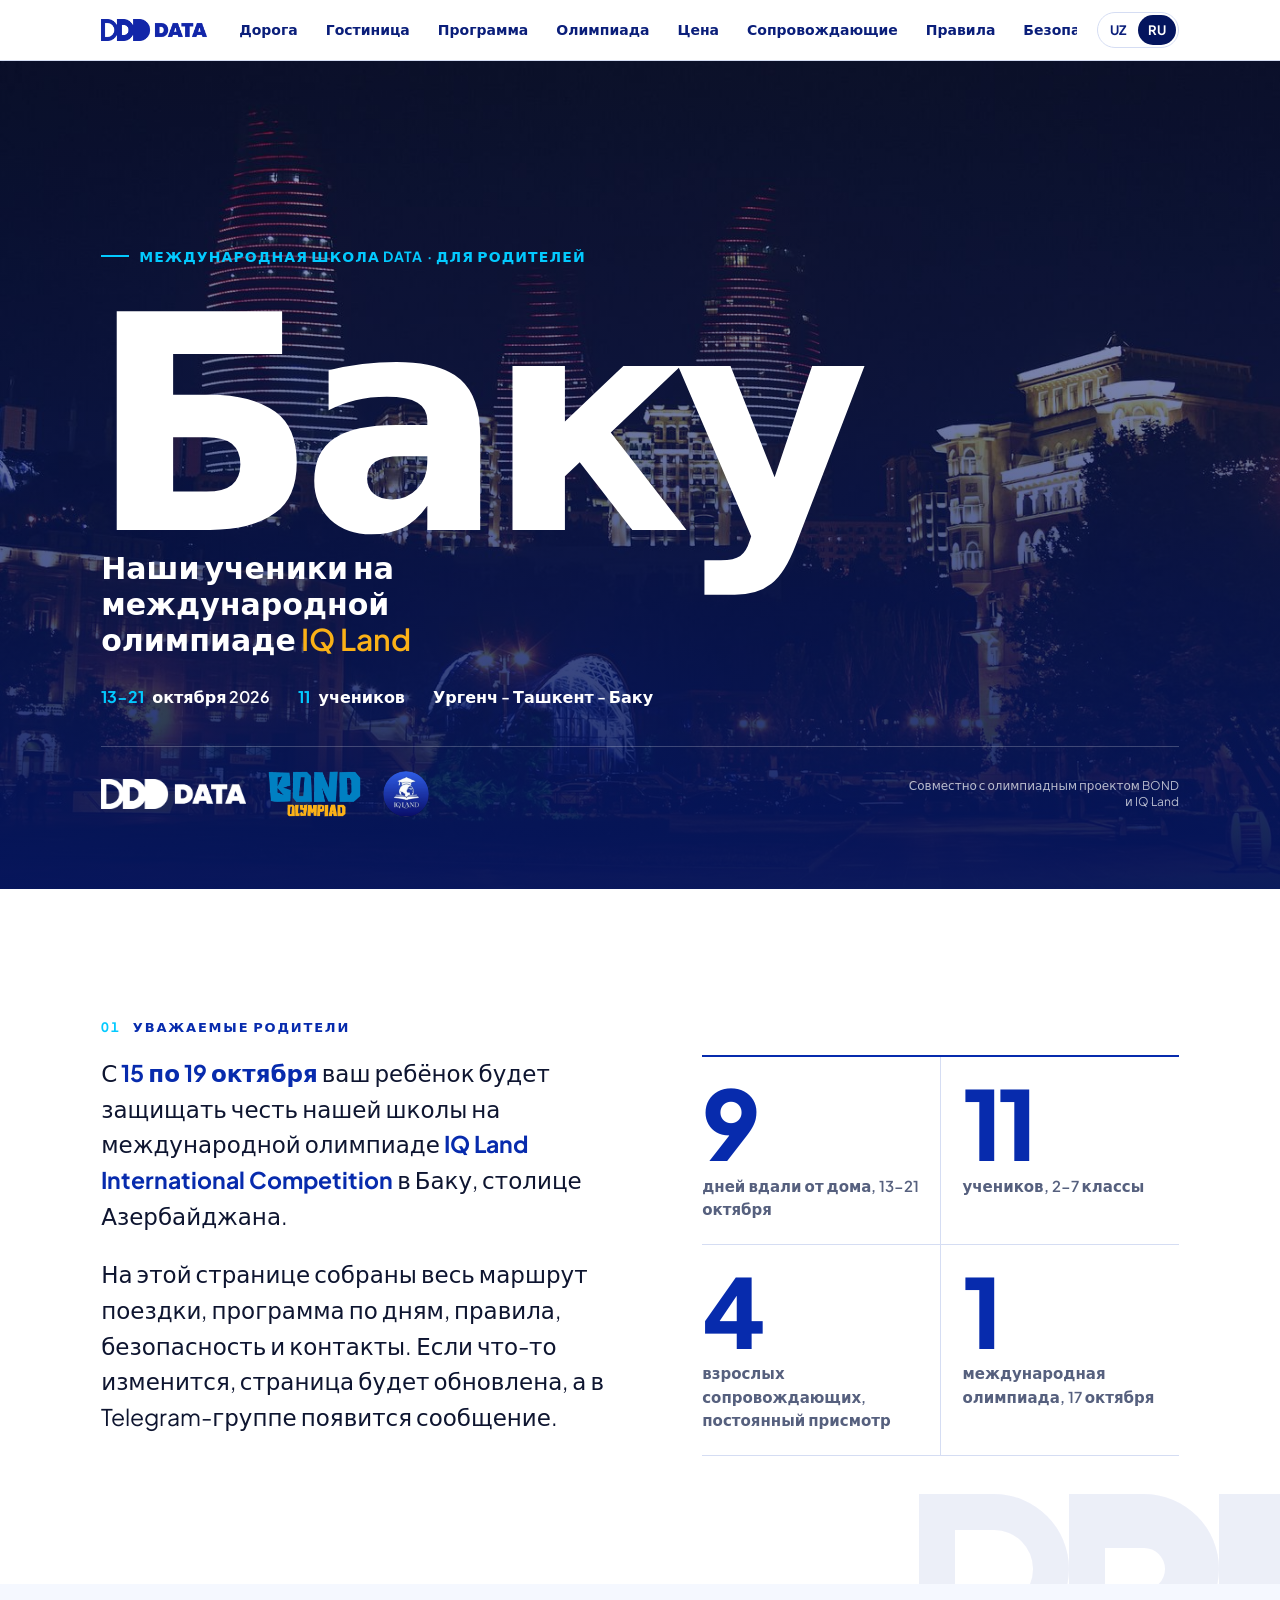
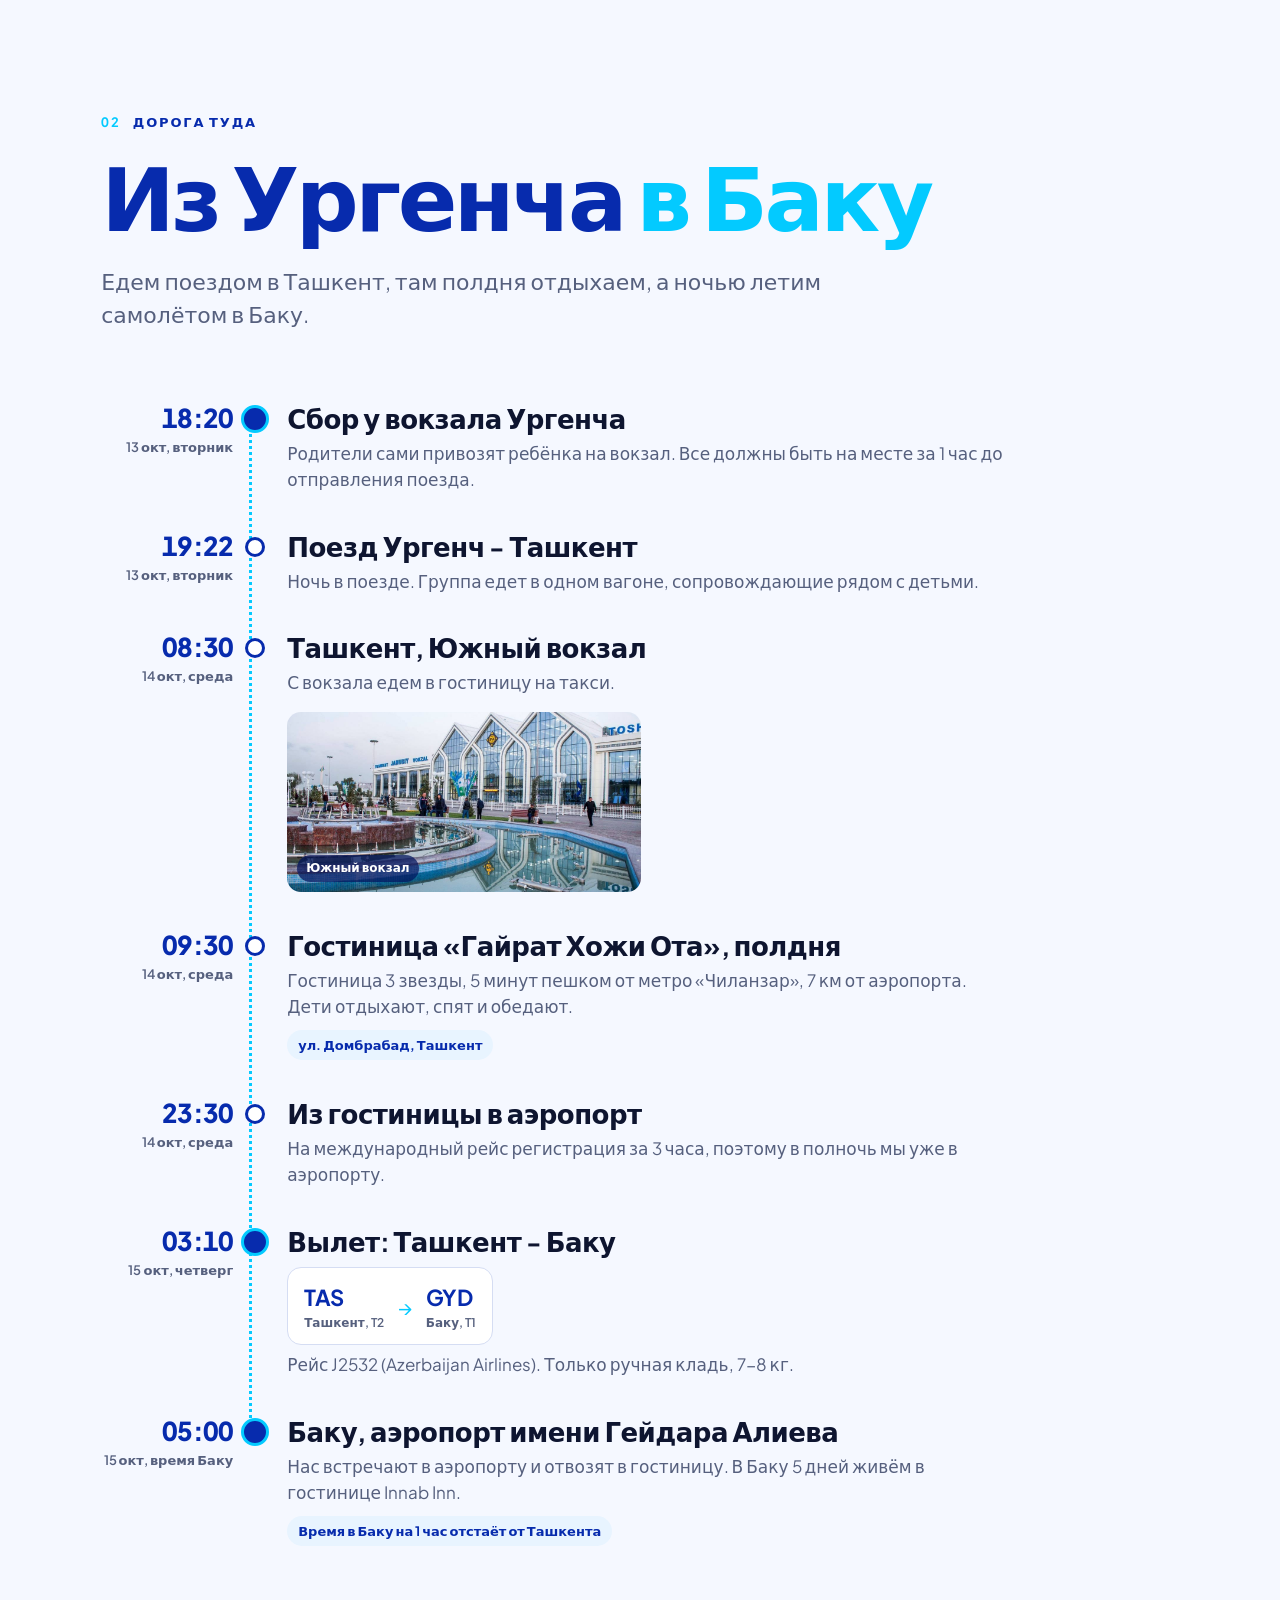
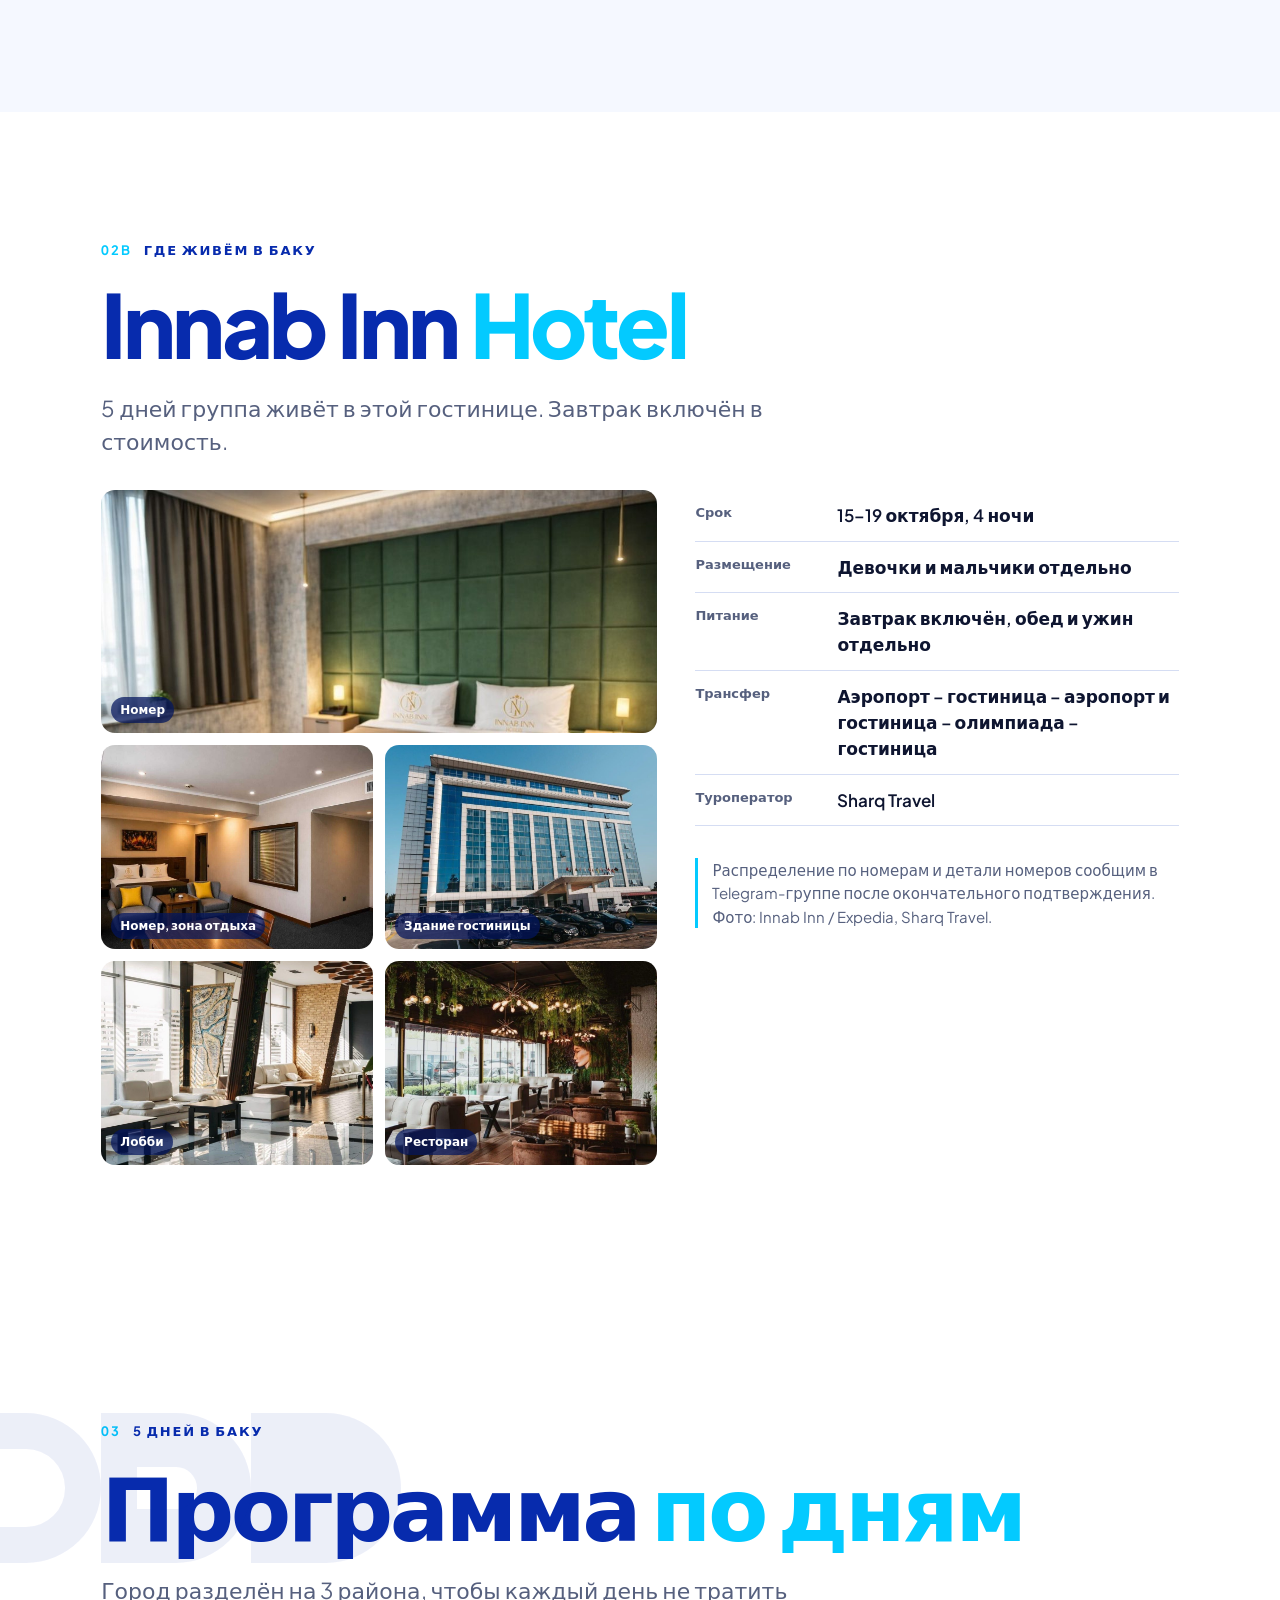
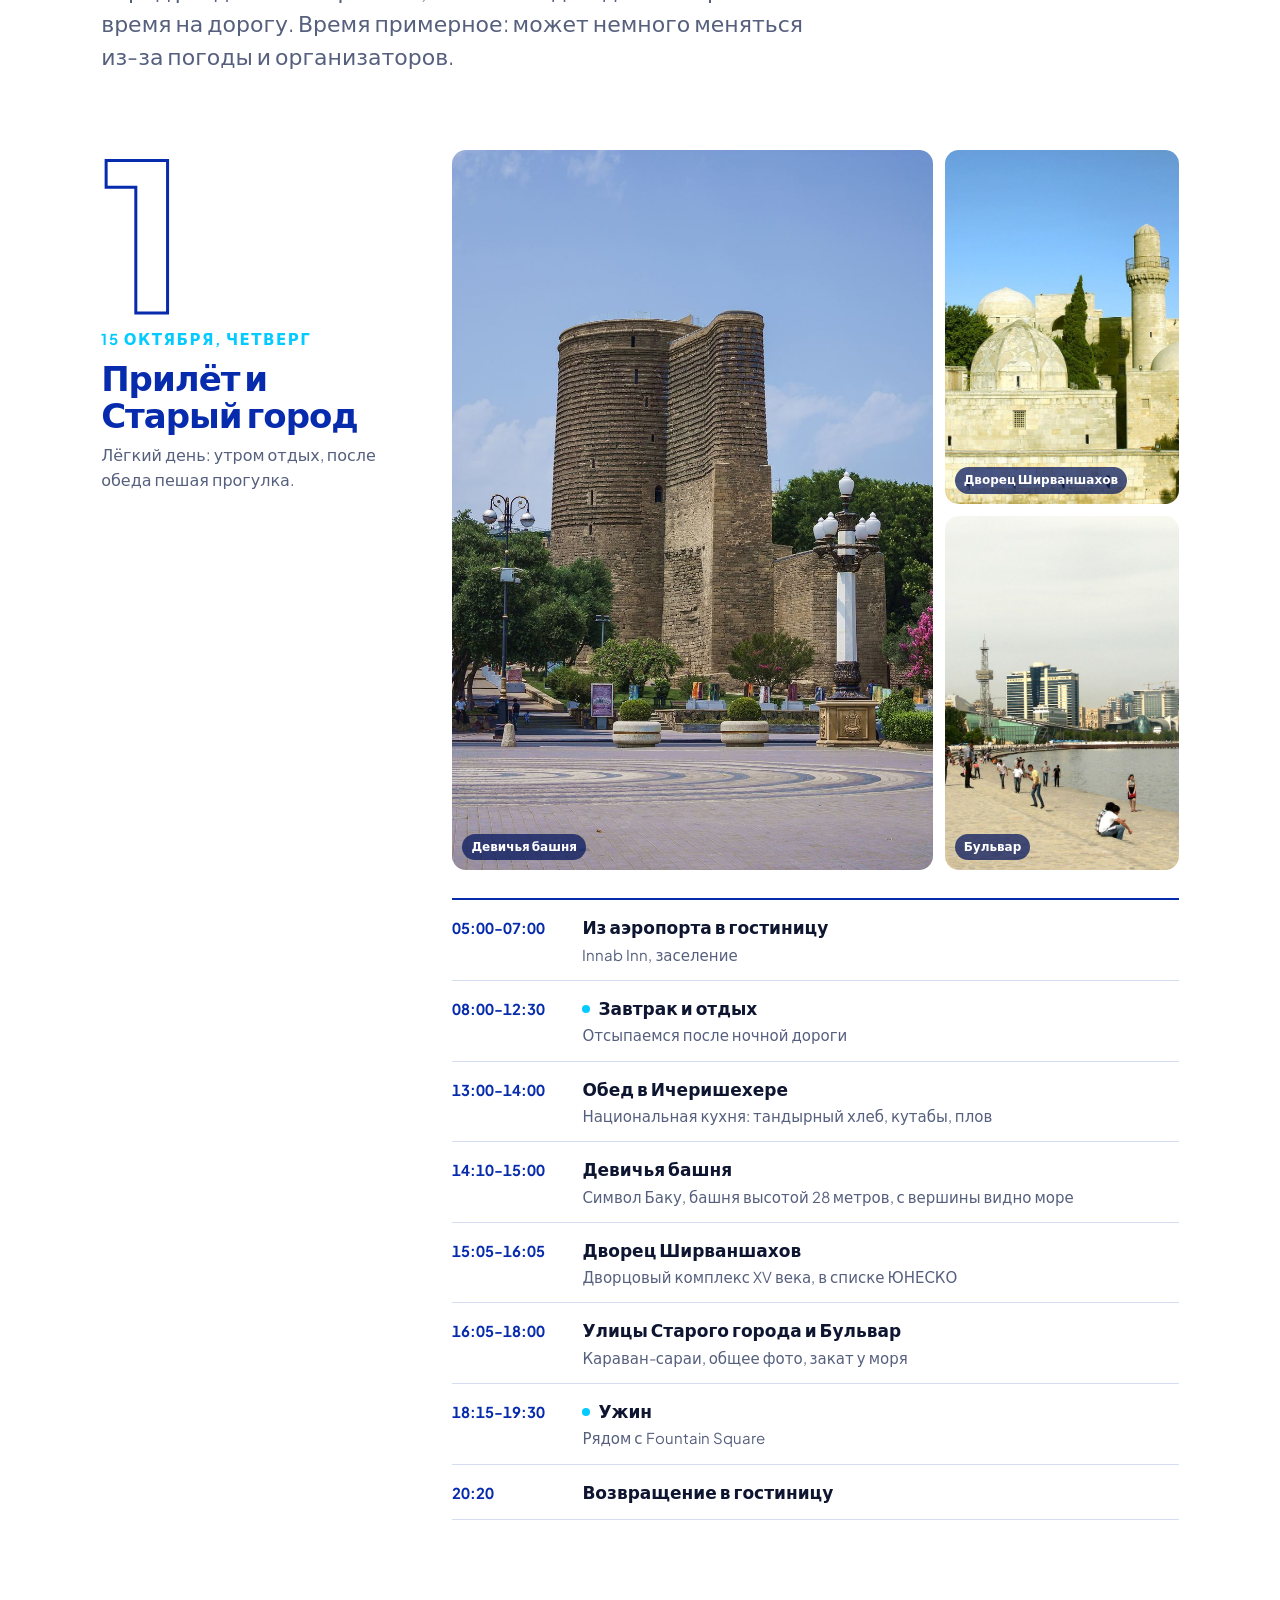
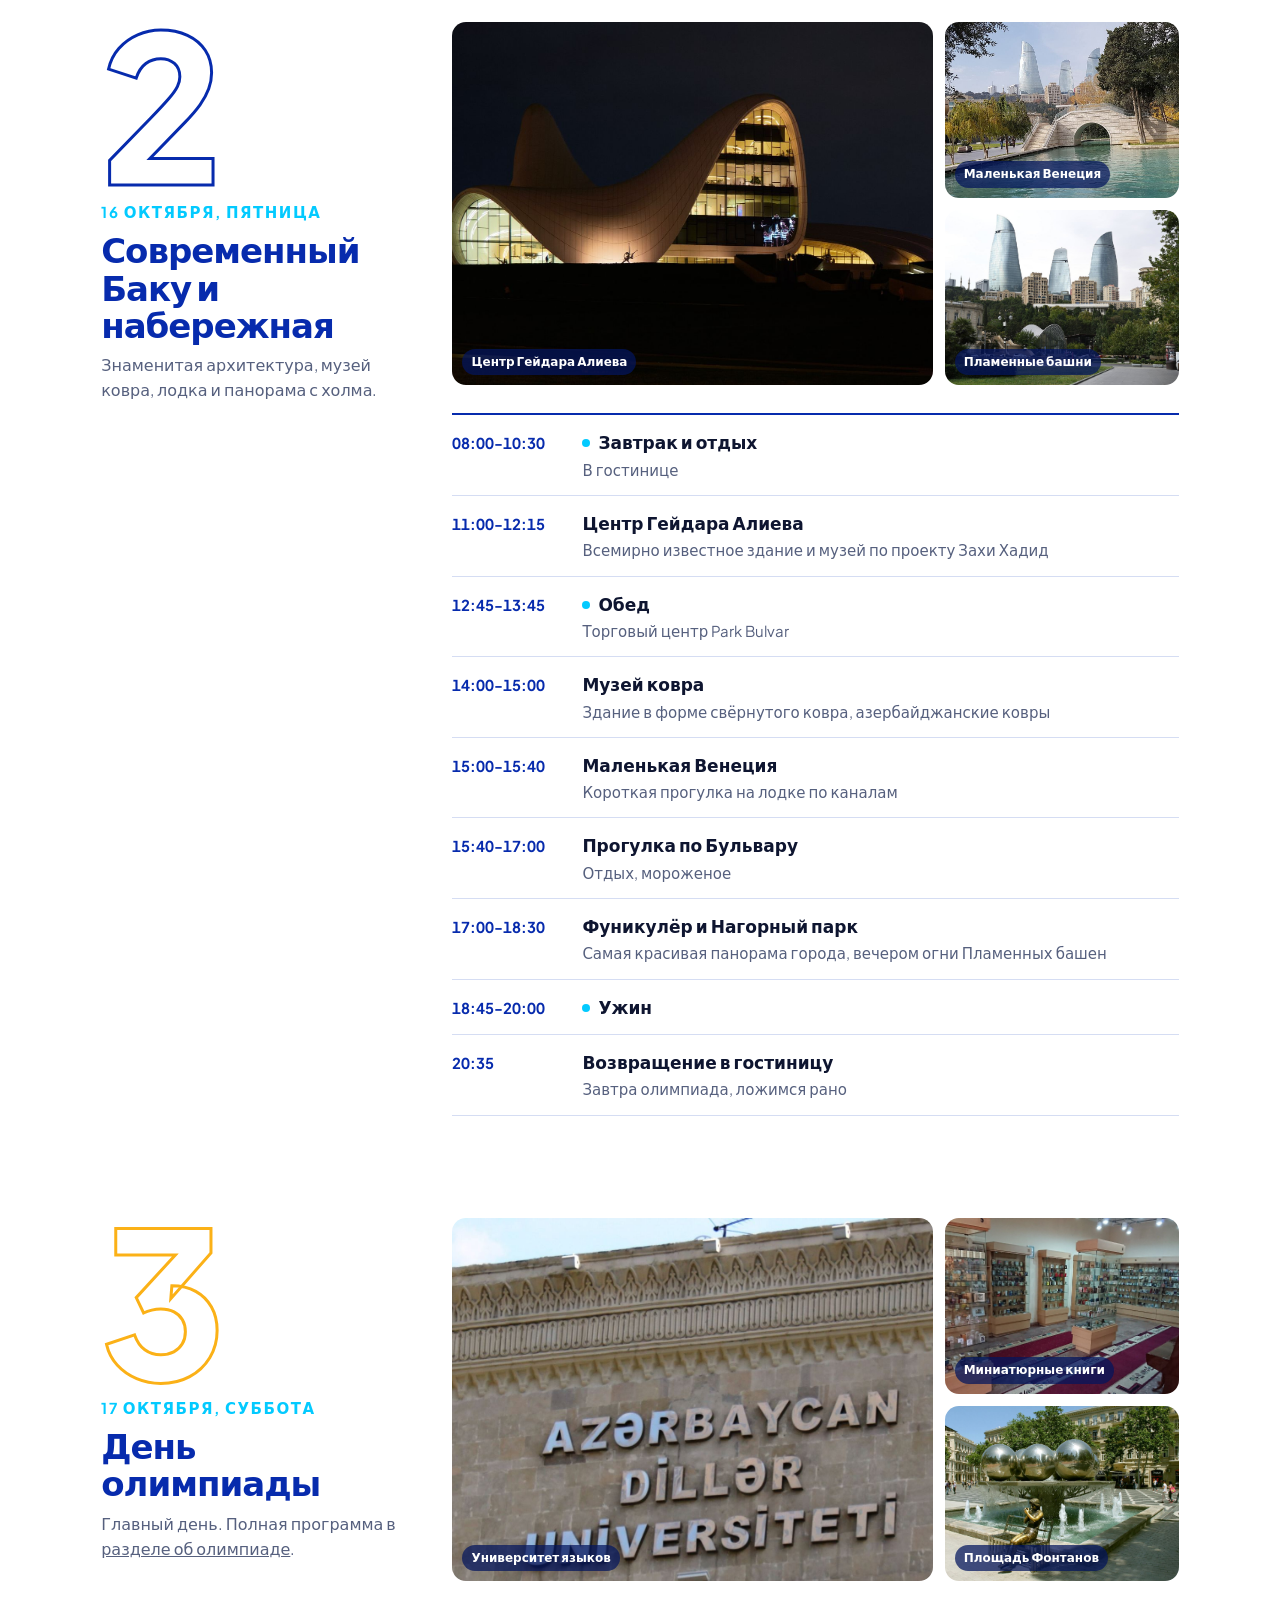
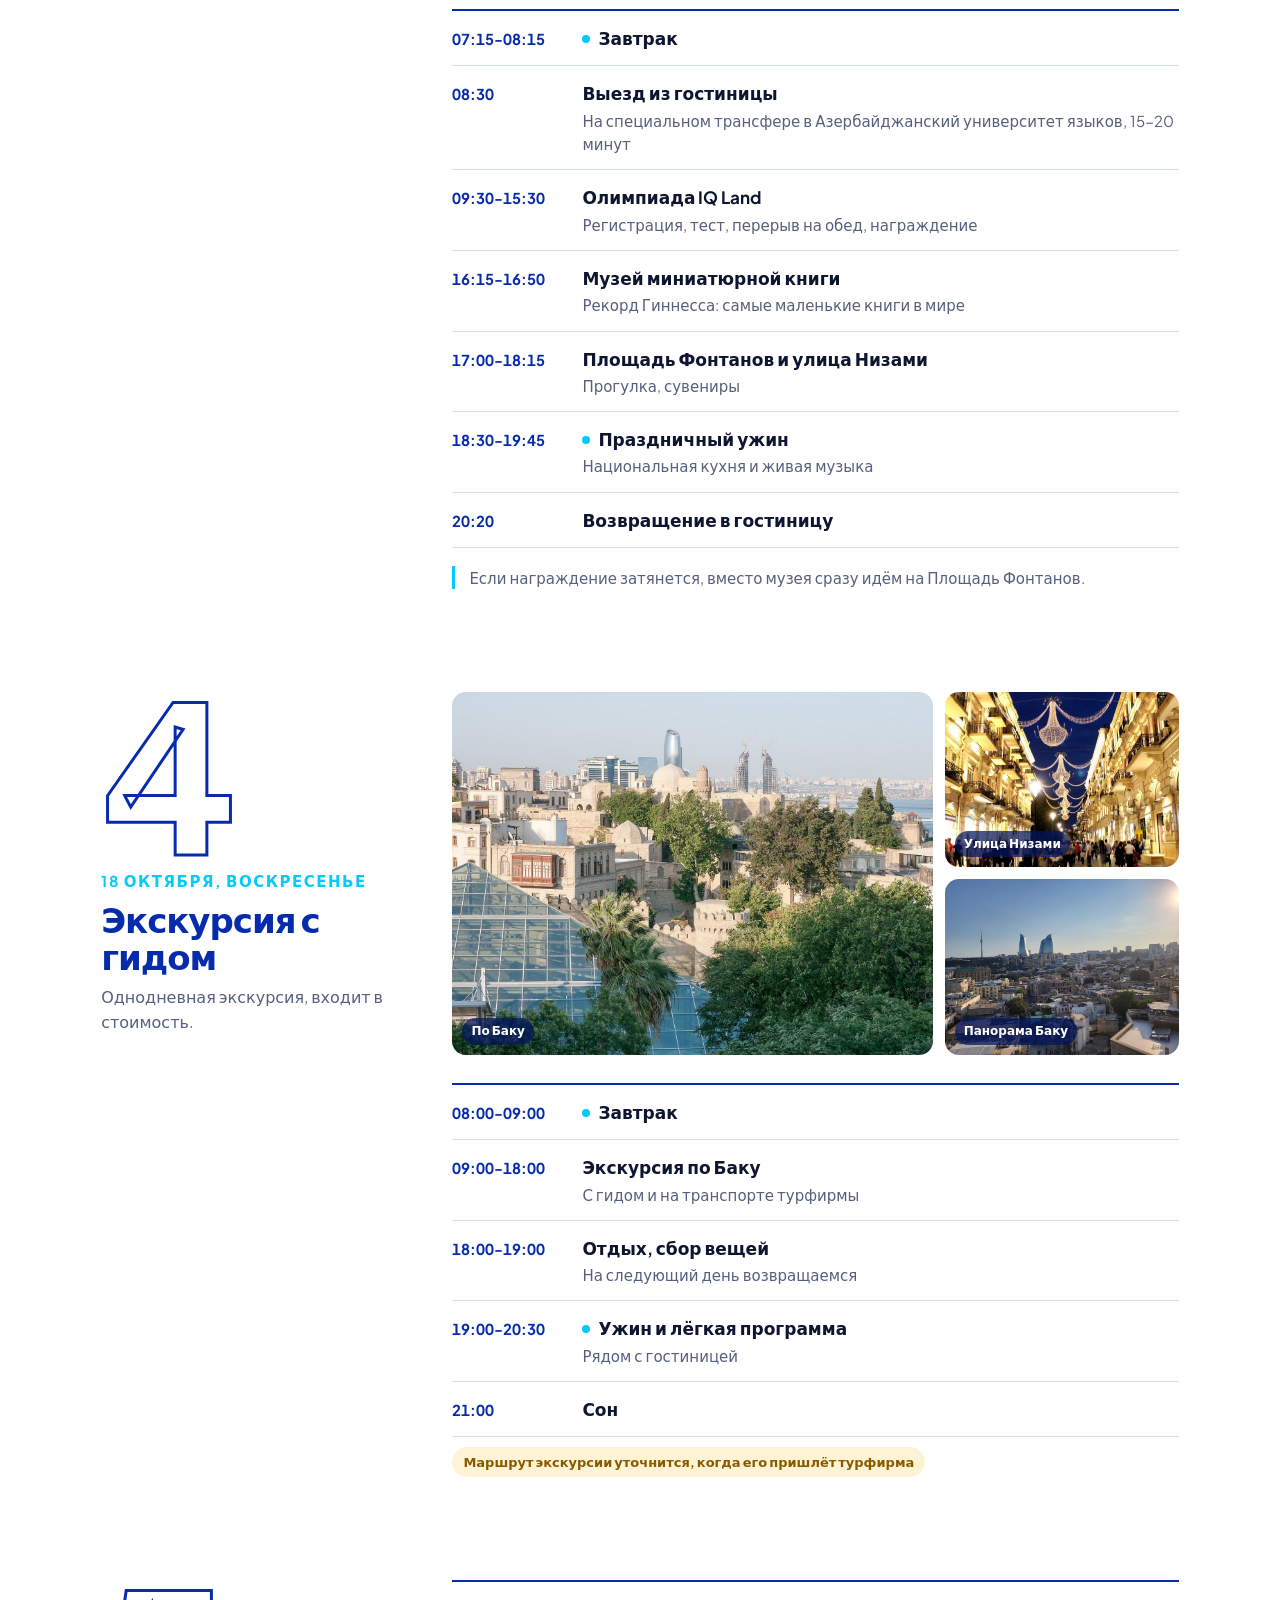
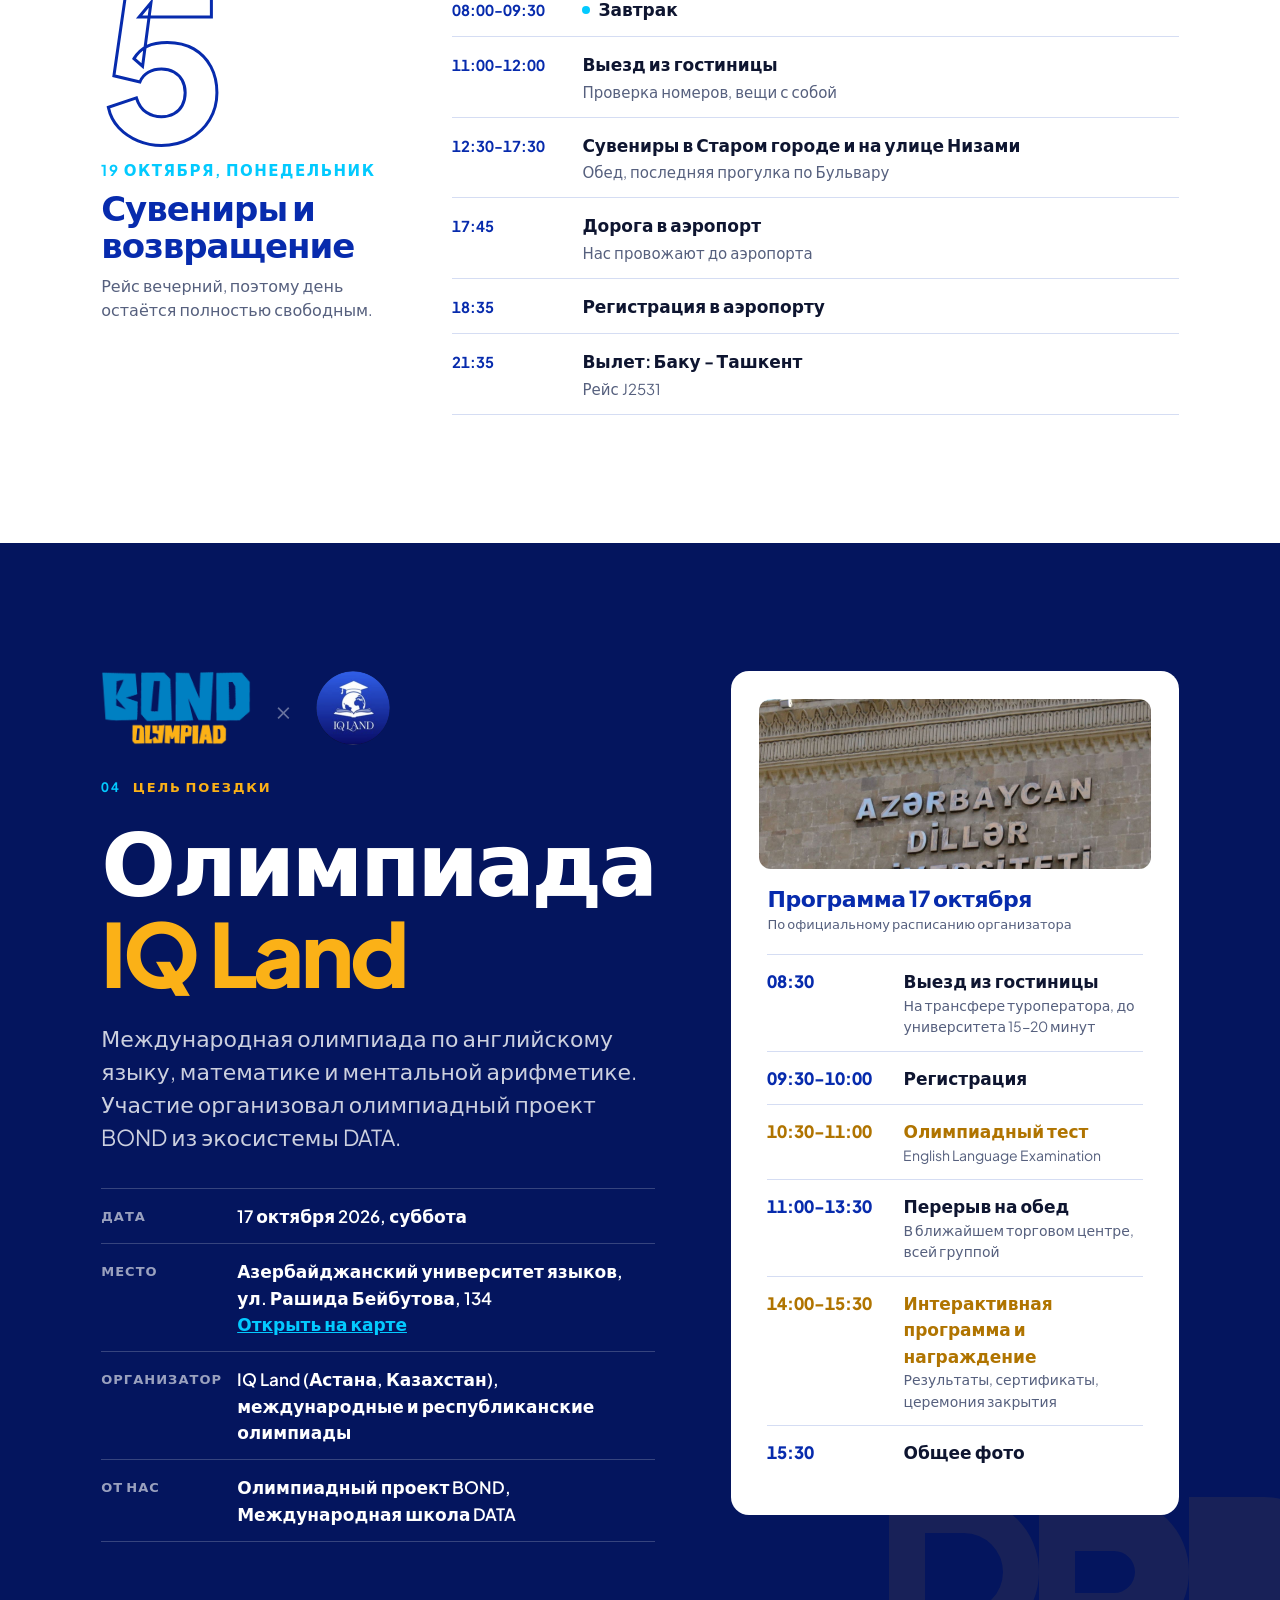
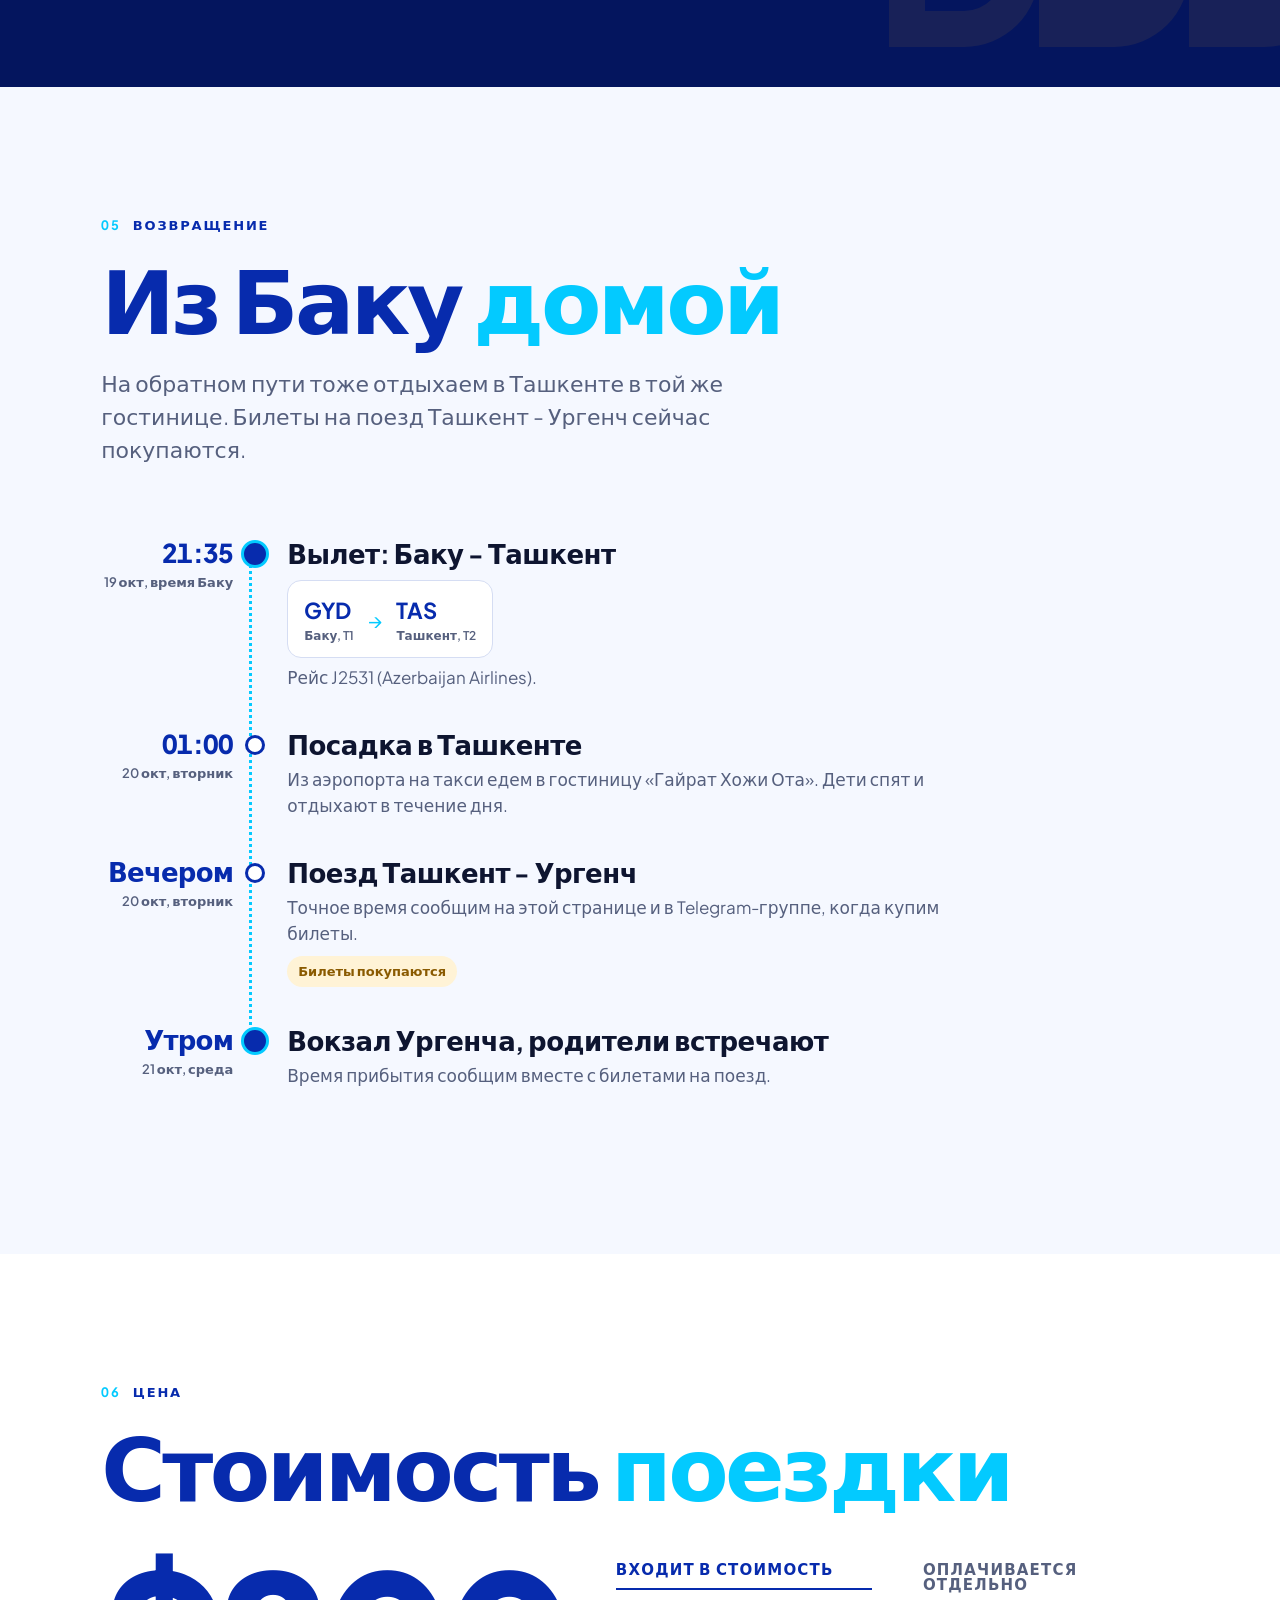
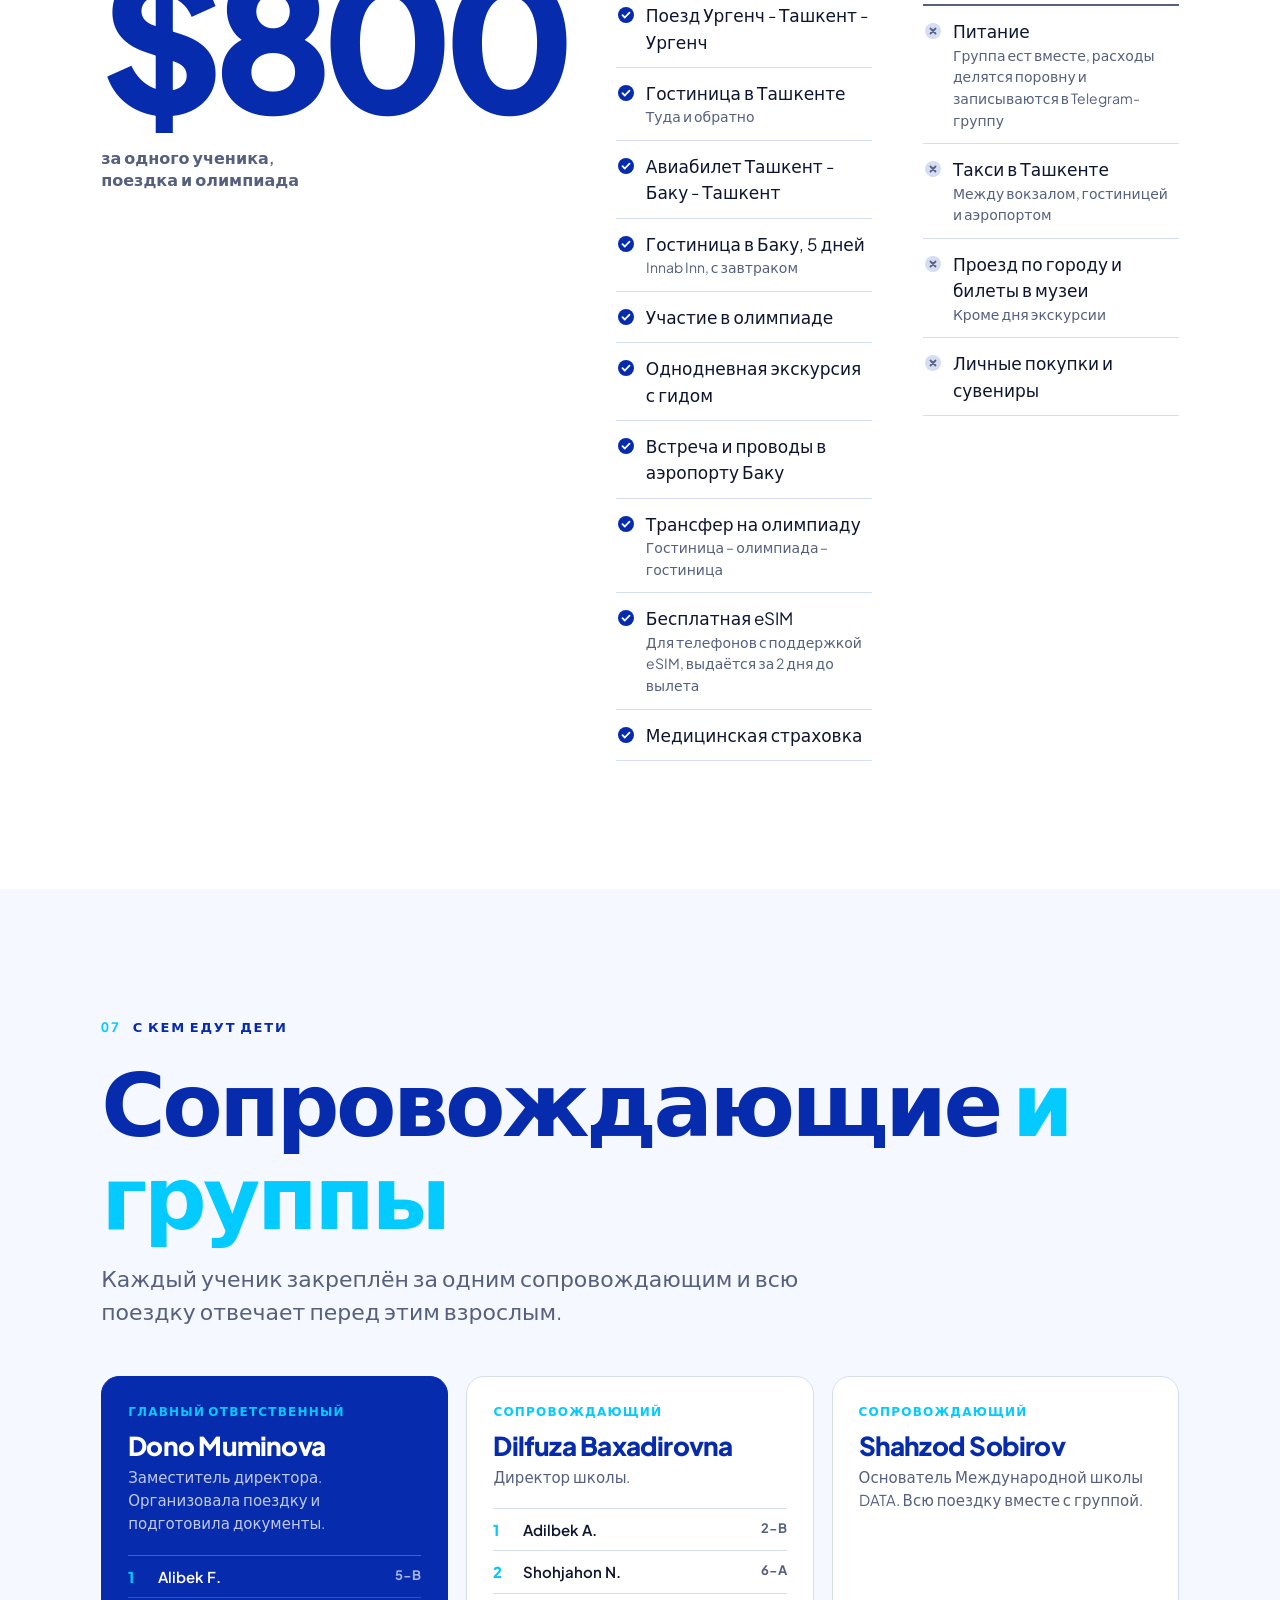
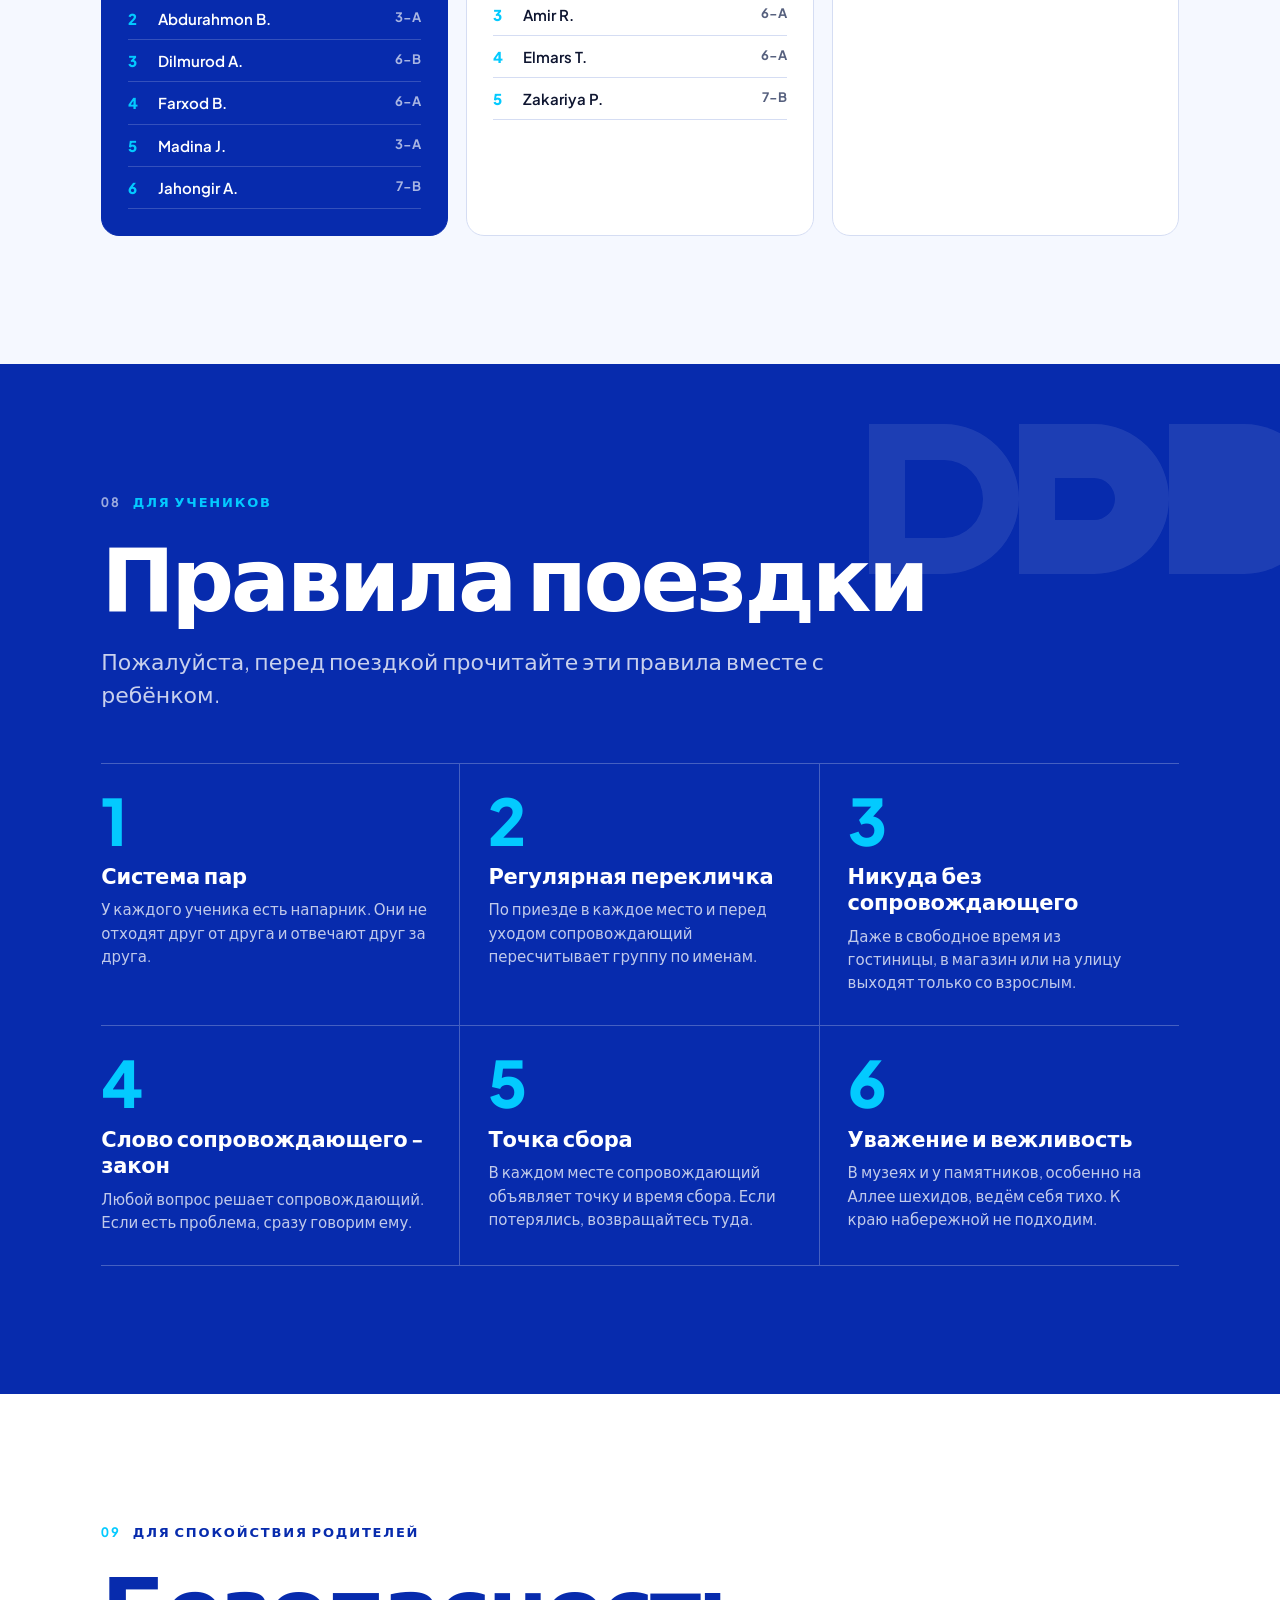
<file: ru.html>
<!doctype html>
<html lang="ru">
<head>
<meta charset="utf-8">
<meta name="viewport" content="width=device-width, initial-scale=1, viewport-fit=cover">
<title>Поездка в Баку 2026 - Международная школа DATA</title>
<meta name="description" content="Для родителей: 13-21 октября, Ургенч - Ташкент - Баку. Международная олимпиада IQ Land, программа поездки, правила, безопасность и связь.">
<meta name="robots" content="noindex, nofollow">
<meta name="theme-color" content="#04155E">
<meta property="og:type" content="website">
<meta property="og:title" content="Поездка в Баку 2026 - Международная школа DATA">
<meta property="og:description" content="Для родителей: программа, олимпиада, правила, безопасность и связь. 13-21 октября.">
<meta property="og:image" content="assets/og.jpg">
<link rel="alternate" hreflang="uz" href="index.html">
<link rel="icon" href="assets/logo/favicon.png">
<link rel="preconnect" href="https://fonts.googleapis.com">
<link rel="preconnect" href="https://fonts.gstatic.com" crossorigin>
<link href="https://fonts.googleapis.com/css2?family=Plus+Jakarta+Sans:wght@400;500;600;700;800&display=swap" rel="stylesheet">
<link rel="stylesheet" href="style.css">
</head>
<body>

<svg width="0" height="0" style="position:absolute" aria-hidden="true">
  <defs>
    <symbol id="ddd" viewBox="0 0 300 100">
      <path fill-rule="evenodd" d="M0 0H50A50 50 0 0 1 50 100H0ZM24 24H50A26 26 0 0 1 50 76H24Z"/>
      <path fill-rule="evenodd" d="M100 0H150A50 50 0 0 1 150 100H100ZM124 36H150A14 14 0 0 1 150 64H124Z"/>
      <path d="M200 0H250A50 50 0 0 1 250 100H200Z"/>
    </symbol>
  </defs>
</svg>

<header class="bar">
  <div class="wrap">
    <a href="#top" aria-label="В начало"><img class="bar__logo" src="assets/logo/data-blue.png" alt="Международная школа DATA"></a>
    <nav aria-label="Разделы">
      <a href="#yol">Дорога</a>
      <a href="#mehmonxona">Гостиница</a>
      <a href="#dastur">Программа</a>
      <a href="#olimpiada">Олимпиада</a>
      <a href="#narx">Цена</a>
      <a href="#nazoratchilar">Сопровождающие</a>
      <a href="#qoidalar">Правила</a>
      <a href="#xavfsizlik">Безопасность</a>
      <a href="#yuk">Багаж</a>
      <a href="#aloqa">Связь</a>
    </nav>
    <div class="lang" aria-label="Язык"><a href="index.html" lang="uz">UZ</a><a href="ru.html" aria-current="page" lang="ru">RU</a></div>
  </div>
</header>

<main id="top">

<!-- 1. HERO -->
<section class="hero">
  <img class="hero__img" src="assets/img/cover.jpg" alt="Вечерний Баку, Пламенные башни" fetchpriority="high">
  <div class="wrap">
    <div class="hero__kicker">Международная школа DATA · Для родителей</div>
    <h1>Баку</h1>
    <p class="hero__sub">Наши ученики на международной олимпиаде <em>IQ Land</em></p>
    <div class="hero__meta">
      <span><b>13-21</b> октября 2026</span>
      <span><b>11</b> учеников</span>
      <span>Ургенч - Ташкент - Баку</span>
    </div>
    <div class="hero__logos">
      <img src="assets/logo/data-white.png" alt="DATA">
      <img class="bond" src="assets/logo/bond.png" alt="BOND Olympiad">
      <img class="iq" src="assets/logo/iqland.png" alt="IQ Land">
      <small>Совместно с олимпиадным проектом BOND<br>и IQ Land</small>
    </div>
  </div>
</section>

<!-- 2. INTRO -->
<section class="sec">
  <svg class="ddd" style="right:-120px;bottom:-60px;color:var(--blue)" fill="currentColor"><use href="#ddd"/></svg>
  <div class="wrap">
    <div class="eyebrow"><i>01</i> Уважаемые родители</div>
    <div class="intro">
      <div class="letter">
        <p>С <strong>15 по 19 октября</strong> ваш ребёнок будет защищать честь нашей школы на международной олимпиаде <strong>IQ Land International Competition</strong> в Баку, столице Азербайджана.</p>
        <p>На этой странице собраны весь маршрут поездки, программа по дням, правила, безопасность и контакты. Если что-то изменится, страница будет обновлена, а в Telegram-группе появится сообщение.</p>
      </div>
      <div class="nums">
        <div class="num"><b>9</b><span>дней вдали от дома, 13-21 октября</span></div>
        <div class="num"><b>11</b><span>учеников, 2-7 классы</span></div>
        <div class="num"><b>4</b><span>взрослых сопровождающих, постоянный присмотр</span></div>
        <div class="num"><b>1</b><span>международная олимпиада, 17 октября</span></div>
      </div>
    </div>
  </div>
</section>

<!-- 3. ROUTE THERE -->
<section class="sec sec--paper" id="yol">
  <div class="wrap">
    <div class="eyebrow"><i>02</i> Дорога туда</div>
    <h2 class="h2">Из Ургенча <span>в Баку</span></h2>
    <p class="lead">Едем поездом в Ташкент, там полдня отдыхаем, а ночью летим самолётом в Баку.</p>

    <div class="route">
      <div class="stop stop--big">
        <div class="stop__time"><b>18:20</b><small>13 окт, вторник</small></div>
        <div class="stop__body">
          <h3>Сбор у вокзала Ургенча</h3>
          <p>Родители сами привозят ребёнка на вокзал. Все должны быть на месте за 1 час до отправления поезда.</p>
        </div>
      </div>
      <div class="stop">
        <div class="stop__time"><b>19:22</b><small>13 окт, вторник</small></div>
        <div class="stop__body">
          <h3>Поезд Ургенч - Ташкент</h3>
          <p>Ночь в поезде. Группа едет в одном вагоне, сопровождающие рядом с детьми.</p>
        </div>
      </div>
      <div class="stop">
        <div class="stop__time"><b>08:30</b><small>14 окт, среда</small></div>
        <div class="stop__body">
          <h3>Ташкент, Южный вокзал</h3>
          <p>С вокзала едем в гостиницу на такси.</p>
          <div class="photo-strip">
            <figure><img src="assets/img/station.jpg" alt="Южный вокзал Ташкента" loading="lazy"><figcaption>Южный вокзал</figcaption></figure>
          </div>
        </div>
      </div>
      <div class="stop">
        <div class="stop__time"><b>09:30</b><small>14 окт, среда</small></div>
        <div class="stop__body">
          <h3>Гостиница «Гайрат Хожи Ота», полдня</h3>
          <p>Гостиница 3 звезды, 5 минут пешком от метро «Чиланзар», 7 км от аэропорта. Дети отдыхают, спят и обедают.</p>
          <span class="tag">ул. Домбрабад, Ташкент</span>
        </div>
      </div>
      <div class="stop">
        <div class="stop__time"><b>23:30</b><small>14 окт, среда</small></div>
        <div class="stop__body">
          <h3>Из гостиницы в аэропорт</h3>
          <p>На международный рейс регистрация за 3 часа, поэтому в полночь мы уже в аэропорту.</p>
        </div>
      </div>
      <div class="stop stop--big">
        <div class="stop__time"><b>03:10</b><small>15 окт, четверг</small></div>
        <div class="stop__body">
          <h3>Вылет: Ташкент - Баку</h3>
          <div class="ticket">
            <div><b>TAS</b><span>Ташкент, T2</span></div>
            <div class="arrow">→</div>
            <div><b>GYD</b><span>Баку, T1</span></div>
          </div>
          <p>Рейс J2532 (Azerbaijan Airlines). Только ручная кладь, 7-8 кг.</p>
        </div>
      </div>
      <div class="stop stop--big">
        <div class="stop__time"><b>05:00</b><small>15 окт, время Баку</small></div>
        <div class="stop__body">
          <h3>Баку, аэропорт имени Гейдара Алиева</h3>
          <p>Нас встречают в аэропорту и отвозят в гостиницу. В Баку 5 дней живём в гостинице Innab Inn.</p>
          <span class="tag">Время в Баку на 1 час отстаёт от Ташкента</span>
        </div>
      </div>
    </div>
  </div>
</section>

<!-- 3b. HOTEL -->
<section class="sec" id="mehmonxona">
  <div class="wrap">
    <div class="eyebrow"><i>02b</i> Где живём в Баку</div>
    <h2 class="h2">Innab Inn <span>Hotel</span></h2>
    <p class="lead">5 дней группа живёт в этой гостинице. Завтрак включён в стоимость.</p>
    <div class="hotel">
      <div class="hotel__gal">
        <figure class="wide"><img src="assets/img/hotel-xona-1.jpg" alt="Номер Innab Inn" loading="lazy"><figcaption>Номер</figcaption></figure>
        <figure><img src="assets/img/hotel-xona-2.jpg" alt="Номер Innab Inn, зона отдыха" loading="lazy"><figcaption>Номер, зона отдыха</figcaption></figure>
        <figure><img src="assets/img/hotel-bino.jpg" alt="Здание гостиницы Innab Inn" loading="lazy"><figcaption>Здание гостиницы</figcaption></figure>
        <figure><img src="assets/img/hotel-lobbi.jpg" alt="Лобби Innab Inn" loading="lazy"><figcaption>Лобби</figcaption></figure>
        <figure><img src="assets/img/hotel-restoran.jpg" alt="Ресторан Innab Inn" loading="lazy"><figcaption>Ресторан</figcaption></figure>
      </div>
      <div class="hotel__info">
        <dl>
          <div><dt>Срок</dt><dd>15–19 октября, 4 ночи</dd></div>
          <div><dt>Размещение</dt><dd>Девочки и мальчики отдельно</dd></div>
          <div><dt>Питание</dt><dd>Завтрак включён, обед и ужин отдельно</dd></div>
          <div><dt>Трансфер</dt><dd>Аэропорт – гостиница – аэропорт и гостиница – олимпиада – гостиница</dd></div>
          <div><dt>Туроператор</dt><dd>Sharq Travel</dd></div>
        </dl>
        <p class="note">Распределение по номерам и детали номеров сообщим в Telegram-группе после окончательного подтверждения. Фото: Innab Inn / Expedia, Sharq Travel.</p>
      </div>
    </div>
  </div>
</section>

<!-- 4. PROGRAM -->
<section class="sec" id="dastur">
  <svg class="ddd" style="left:-80px;top:120px;color:var(--blue)" fill="currentColor"><use href="#ddd"/></svg>
  <div class="wrap">
    <div class="eyebrow"><i>03</i> 5 дней в Баку</div>
    <h2 class="h2">Программа <span>по дням</span></h2>
    <p class="lead">Город разделён на 3 района, чтобы каждый день не тратить время на дорогу. Время примерное: может немного меняться из-за погоды и организаторов.</p>

    <div class="days">

      <article class="day">
        <div class="day__head">
          <div class="day__num">1</div>
          <div class="day__date">15 октября, четверг</div>
          <h3>Прилёт и Старый город</h3>
          <p>Лёгкий день: утром отдых, после обеда пешая прогулка.</p>
        </div>
        <div>
          <div class="day__photos">
            <figure><img src="assets/img/maiden.jpg" alt="Девичья башня" loading="lazy"><figcaption>Девичья башня</figcaption></figure>
            <figure><img src="assets/img/shirvan.jpg" alt="Дворец Ширваншахов" loading="lazy"><figcaption>Дворец Ширваншахов</figcaption></figure>
            <figure><img src="assets/img/boulevard.jpg" alt="Приморский бульвар" loading="lazy"><figcaption>Бульвар</figcaption></figure>
          </div>
          <ol class="plan">
            <li><time>05:00-07:00</time><div><b>Из аэропорта в гостиницу</b><span>Innab Inn, заселение</span></div></li>
            <li class="meal"><time>08:00-12:30</time><div><b>Завтрак и отдых</b><span>Отсыпаемся после ночной дороги</span></div></li>
            <li><time>13:00-14:00</time><div><b>Обед в Ичеришехере</b><span>Национальная кухня: тандырный хлеб, кутабы, плов</span></div></li>
            <li><time>14:10-15:00</time><div><b>Девичья башня</b><span>Символ Баку, башня высотой 28 метров, с вершины видно море</span></div></li>
            <li><time>15:05-16:05</time><div><b>Дворец Ширваншахов</b><span>Дворцовый комплекс XV века, в списке ЮНЕСКО</span></div></li>
            <li><time>16:05-18:00</time><div><b>Улицы Старого города и Бульвар</b><span>Караван-сараи, общее фото, закат у моря</span></div></li>
            <li class="meal"><time>18:15-19:30</time><div><b>Ужин</b><span>Рядом с Fountain Square</span></div></li>
            <li><time>20:20</time><div><b>Возвращение в гостиницу</b></div></li>
          </ol>
        </div>
      </article>

      <article class="day">
        <div class="day__head">
          <div class="day__num">2</div>
          <div class="day__date">16 октября, пятница</div>
          <h3>Современный Баку и набережная</h3>
          <p>Знаменитая архитектура, музей ковра, лодка и панорама с холма.</p>
        </div>
        <div>
          <div class="day__photos">
            <figure><img src="assets/img/hac.jpg" alt="Центр Гейдара Алиева" loading="lazy"><figcaption>Центр Гейдара Алиева</figcaption></figure>
            <figure><img src="assets/img/venice.jpg" alt="Маленькая Венеция" loading="lazy"><figcaption>Маленькая Венеция</figcaption></figure>
            <figure><img src="assets/img/flame.jpg" alt="Пламенные башни" loading="lazy"><figcaption>Пламенные башни</figcaption></figure>
          </div>
          <ol class="plan">
            <li class="meal"><time>08:00-10:30</time><div><b>Завтрак и отдых</b><span>В гостинице</span></div></li>
            <li><time>11:00-12:15</time><div><b>Центр Гейдара Алиева</b><span>Всемирно известное здание и музей по проекту Захи Хадид</span></div></li>
            <li class="meal"><time>12:45-13:45</time><div><b>Обед</b><span>Торговый центр Park Bulvar</span></div></li>
            <li><time>14:00-15:00</time><div><b>Музей ковра</b><span>Здание в форме свёрнутого ковра, азербайджанские ковры</span></div></li>
            <li><time>15:00-15:40</time><div><b>Маленькая Венеция</b><span>Короткая прогулка на лодке по каналам</span></div></li>
            <li><time>15:40-17:00</time><div><b>Прогулка по Бульвару</b><span>Отдых, мороженое</span></div></li>
            <li><time>17:00-18:30</time><div><b>Фуникулёр и Нагорный парк</b><span>Самая красивая панорама города, вечером огни Пламенных башен</span></div></li>
            <li class="meal"><time>18:45-20:00</time><div><b>Ужин</b></div></li>
            <li><time>20:35</time><div><b>Возвращение в гостиницу</b><span>Завтра олимпиада, ложимся рано</span></div></li>
          </ol>
        </div>
      </article>

      <article class="day day--olymp">
        <div class="day__head">
          <div class="day__num">3</div>
          <div class="day__date">17 октября, суббота</div>
          <h3>День олимпиады</h3>
          <p>Главный день. Полная программа в <a href="#olimpiada">разделе об олимпиаде</a>.</p>
        </div>
        <div>
          <div class="day__photos">
            <figure><img src="assets/img/adu.jpg" alt="Азербайджанский университет языков" loading="lazy"><figcaption>Университет языков</figcaption></figure>
            <figure><img src="assets/img/minibooks.jpg" alt="Музей миниатюрной книги" loading="lazy"><figcaption>Миниатюрные книги</figcaption></figure>
            <figure><img src="assets/img/fountain.jpg" alt="Площадь Фонтанов" loading="lazy"><figcaption>Площадь Фонтанов</figcaption></figure>
          </div>
          <ol class="plan">
            <li class="meal"><time>07:15-08:15</time><div><b>Завтрак</b></div></li>
            <li><time>08:30</time><div><b>Выезд из гостиницы</b><span>На специальном трансфере в Азербайджанский университет языков, 15-20 минут</span></div></li>
            <li><time>09:30-15:30</time><div><b>Олимпиада IQ Land</b><span>Регистрация, тест, перерыв на обед, награждение</span></div></li>
            <li><time>16:15-16:50</time><div><b>Музей миниатюрной книги</b><span>Рекорд Гиннесса: самые маленькие книги в мире</span></div></li>
            <li><time>17:00-18:15</time><div><b>Площадь Фонтанов и улица Низами</b><span>Прогулка, сувениры</span></div></li>
            <li class="meal"><time>18:30-19:45</time><div><b>Праздничный ужин</b><span>Национальная кухня и живая музыка</span></div></li>
            <li><time>20:20</time><div><b>Возвращение в гостиницу</b></div></li>
          </ol>
          <p class="note">Если награждение затянется, вместо музея сразу идём на Площадь Фонтанов.</p>
        </div>
      </article>

      <article class="day">
        <div class="day__head">
          <div class="day__num">4</div>
          <div class="day__date">18 октября, воскресенье</div>
          <h3>Экскурсия с гидом</h3>
          <p>Однодневная экскурсия, входит в стоимость.</p>
        </div>
        <div>
          <div class="day__photos">
            <figure><img src="assets/img/icheri.jpg" alt="Баку" loading="lazy"><figcaption>По Баку</figcaption></figure>
            <figure><img src="assets/img/nizami.jpg" alt="Улица Низами" loading="lazy"><figcaption>Улица Низами</figcaption></figure>
            <figure><img src="assets/img/highland.jpg" alt="Панорама Баку" loading="lazy"><figcaption>Панорама Баку</figcaption></figure>
          </div>
          <ol class="plan">
            <li class="meal"><time>08:00-09:00</time><div><b>Завтрак</b></div></li>
            <li><time>09:00-18:00</time><div><b>Экскурсия по Баку</b><span>С гидом и на транспорте турфирмы</span></div></li>
            <li><time>18:00-19:00</time><div><b>Отдых, сбор вещей</b><span>На следующий день возвращаемся</span></div></li>
            <li class="meal"><time>19:00-20:30</time><div><b>Ужин и лёгкая программа</b><span>Рядом с гостиницей</span></div></li>
            <li><time>21:00</time><div><b>Сон</b></div></li>
          </ol>
          <span class="tag tag--warn">Маршрут экскурсии уточнится, когда его пришлёт турфирма</span>
        </div>
      </article>

      <article class="day">
        <div class="day__head">
          <div class="day__num">5</div>
          <div class="day__date">19 октября, понедельник</div>
          <h3>Сувениры и возвращение</h3>
          <p>Рейс вечерний, поэтому день остаётся полностью свободным.</p>
        </div>
        <div>
          <ol class="plan">
            <li class="meal"><time>08:00-09:30</time><div><b>Завтрак</b></div></li>
            <li><time>11:00-12:00</time><div><b>Выезд из гостиницы</b><span>Проверка номеров, вещи с собой</span></div></li>
            <li><time>12:30-17:30</time><div><b>Сувениры в Старом городе и на улице Низами</b><span>Обед, последняя прогулка по Бульвару</span></div></li>
            <li><time>17:45</time><div><b>Дорога в аэропорт</b><span>Нас провожают до аэропорта</span></div></li>
            <li><time>18:35</time><div><b>Регистрация в аэропорту</b></div></li>
            <li><time>21:35</time><div><b>Вылет: Баку - Ташкент</b><span>Рейс J2531</span></div></li>
          </ol>
        </div>
      </article>

    </div>
  </div>
</section>

<!-- 5. OLYMPIAD -->
<section class="sec olymp" id="olimpiada">
  <svg class="ddd" style="right:-90px;bottom:40px;color:var(--bond-yellow);opacity:.08" fill="currentColor"><use href="#ddd"/></svg>
  <div class="wrap">
    <div class="olymp__grid">
      <div>
        <div class="olymp__logos">
          <img class="bond" src="assets/logo/bond.png" alt="BOND Olympiad">
          <span class="x">×</span>
          <img class="iq" src="assets/logo/iqland.png" alt="IQ Land">
        </div>
        <div class="eyebrow"><i>04</i> Цель поездки</div>
        <h2 class="h2">Олимпиада <span>IQ Land</span></h2>
        <p class="lead">Международная олимпиада по английскому языку, математике и ментальной арифметике. Участие организовал олимпиадный проект BOND из экосистемы DATA.</p>
        <dl class="facts">
          <div><dt>Дата</dt><dd>17 октября 2026, суббота</dd></div>
          <div><dt>Место</dt><dd>Азербайджанский университет языков, ул. Рашида Бейбутова, 134<br><a href="https://www.google.com/maps/search/?api=1&amp;query=40.395141,49.860335" target="_blank" rel="noopener">Открыть на карте</a></dd></div>
          <div><dt>Организатор</dt><dd>IQ Land (Астана, Казахстан), международные и республиканские олимпиады</dd></div>
          <div><dt>От нас</dt><dd>Олимпиадный проект BOND, Международная школа DATA</dd></div>
        </dl>
      </div>
      <div class="schedule">
        <div class="photo"><img src="assets/img/adu.jpg" alt="Азербайджанский университет языков" loading="lazy"></div>
        <h3>Программа 17 октября</h3>
        <p class="src">По официальному расписанию организатора</p>
        <ol>
          <li><time>08:30</time><div><b>Выезд из гостиницы</b><span>На трансфере туроператора, до университета 15-20 минут</span></div></li>
          <li><time>09:30-10:00</time><div><b>Регистрация</b></div></li>
          <li class="hl"><time>10:30-11:00</time><div><b>Олимпиадный тест</b><span>English Language Examination</span></div></li>
          <li><time>11:00-13:30</time><div><b>Перерыв на обед</b><span>В ближайшем торговом центре, всей группой</span></div></li>
          <li class="hl"><time>14:00-15:30</time><div><b>Интерактивная программа и награждение</b><span>Результаты, сертификаты, церемония закрытия</span></div></li>
          <li><time>15:30</time><div><b>Общее фото</b></div></li>
        </ol>
      </div>
    </div>
  </div>
</section>

<!-- 6. RETURN -->
<section class="sec sec--paper">
  <div class="wrap">
    <div class="eyebrow"><i>05</i> Возвращение</div>
    <h2 class="h2">Из Баку <span>домой</span></h2>
    <p class="lead">На обратном пути тоже отдыхаем в Ташкенте в той же гостинице. Билеты на поезд Ташкент - Ургенч сейчас покупаются.</p>
    <div class="route">
      <div class="stop stop--big">
        <div class="stop__time"><b>21:35</b><small>19 окт, время Баку</small></div>
        <div class="stop__body">
          <h3>Вылет: Баку - Ташкент</h3>
          <div class="ticket">
            <div><b>GYD</b><span>Баку, T1</span></div>
            <div class="arrow">→</div>
            <div><b>TAS</b><span>Ташкент, T2</span></div>
          </div>
          <p>Рейс J2531 (Azerbaijan Airlines).</p>
        </div>
      </div>
      <div class="stop">
        <div class="stop__time"><b>01:00</b><small>20 окт, вторник</small></div>
        <div class="stop__body">
          <h3>Посадка в Ташкенте</h3>
          <p>Из аэропорта на такси едем в гостиницу «Гайрат Хожи Ота». Дети спят и отдыхают в течение дня.</p>
        </div>
      </div>
      <div class="stop">
        <div class="stop__time"><b>Вечером</b><small>20 окт, вторник</small></div>
        <div class="stop__body">
          <h3>Поезд Ташкент - Ургенч</h3>
          <p>Точное время сообщим на этой странице и в Telegram-группе, когда купим билеты.</p>
          <span class="tag tag--warn">Билеты покупаются</span>
        </div>
      </div>
      <div class="stop stop--big">
        <div class="stop__time"><b>Утром</b><small>21 окт, среда</small></div>
        <div class="stop__body">
          <h3>Вокзал Ургенча, родители встречают</h3>
          <p>Время прибытия сообщим вместе с билетами на поезд.</p>
        </div>
      </div>
    </div>
  </div>
</section>

<!-- 7. PRICE -->
<section class="sec" id="narx">
  <div class="wrap">
    <div class="eyebrow"><i>06</i> Цена</div>
    <h2 class="h2">Стоимость <span>поездки</span></h2>
    <div class="price">
      <div class="price__big">$800<small>за одного ученика,<br>поездка и олимпиада</small></div>
      <div class="list">
        <h3>Входит в стоимость</h3>
        <ul>
        <li>Поезд Ургенч - Ташкент - Ургенч</li>
        <li>Гостиница в Ташкенте<span>Туда и обратно</span></li>
        <li>Авиабилет Ташкент - Баку - Ташкент</li>
        <li>Гостиница в Баку, 5 дней<span>Innab Inn, с завтраком</span></li>
        <li>Участие в олимпиаде</li>
        <li>Однодневная экскурсия с гидом</li>
        <li>Встреча и проводы в аэропорту Баку</li>
        <li>Трансфер на олимпиаду<span>Гостиница – олимпиада – гостиница</span></li>
        <li>Бесплатная eSIM<span>Для телефонов с поддержкой eSIM, выдаётся за 2 дня до вылета</span></li>
        <li>Медицинская страховка</li>
      </ul>
      </div>
      <div class="list list--no">
        <h3>Оплачивается отдельно</h3>
        <ul>
        <li>Питание<span>Группа ест вместе, расходы делятся поровну и записываются в Telegram-группу</span></li>
        <li>Такси в Ташкенте<span>Между вокзалом, гостиницей и аэропортом</span></li>
        <li>Проезд по городу и билеты в музеи<span>Кроме дня экскурсии</span></li>
        <li>Личные покупки и сувениры</li>
      </ul>
      </div>
    </div>
  </div>
</section>

<!-- 8. SUPERVISORS -->
<section class="sec sec--paper" id="nazoratchilar">
  <div class="wrap">
    <div class="eyebrow"><i>07</i> С кем едут дети</div>
    <h2 class="h2">Сопровождающие <span>и группы</span></h2>
    <p class="lead">Каждый ученик закреплён за одним сопровождающим и всю поездку отвечает перед этим взрослым.</p>
    <div class="people">
      <div class="person person--lead">
        <div class="person__role">Главный ответственный</div>
        <h3>Dono Muminova</h3>
        <p>Заместитель директора. Организовала поездку и подготовила документы.</p>
        <ul class="roster">
          <li><span>Alibek F.</span><em>5-B</em></li>
          <li><span>Abdurahmon B.</span><em>3-A</em></li>
          <li><span>Dilmurod A.</span><em>6-B</em></li>
          <li><span>Farxod B.</span><em>6-A</em></li>
          <li><span>Madina J.</span><em>3-A</em></li>
          <li><span>Jahongir A.</span><em>7-B</em></li>
        </ul>
      </div>
      <div class="person">
        <div class="person__role">Сопровождающий</div>
        <h3>Dilfuza Baxadirovna</h3>
        <p>Директор школы.</p>
        <ul class="roster">
          <li><span>Adilbek A.</span><em>2-B</em></li>
          <li><span>Shohjahon N.</span><em>6-A</em></li>
          <li><span>Amir R.</span><em>6-A</em></li>
          <li><span>Elmars T.</span><em>6-A</em></li>
          <li><span>Zakariya P.</span><em>7-B</em></li>
        </ul>
      </div>
      <div class="person">
        <div class="person__role">Сопровождающий</div>
        <h3>Shahzod Sobirov</h3>
        <p>Основатель Международной школы DATA. Всю поездку вместе с группой.</p>
      </div>
    </div>
  </div>
</section>

<!-- 9. RULES -->
<section class="sec sec--blue" id="qoidalar">
  <svg class="ddd" style="right:-70px;top:60px;color:var(--white)" fill="currentColor"><use href="#ddd"/></svg>
  <div class="wrap">
    <div class="eyebrow"><i>08</i> Для учеников</div>
    <h2 class="h2">Правила поездки</h2>
    <p class="lead">Пожалуйста, перед поездкой прочитайте эти правила вместе с ребёнком.</p>
    <div class="rules">
      <div class="rule"><b>1</b><h3>Система пар</h3><p>У каждого ученика есть напарник. Они не отходят друг от друга и отвечают друг за друга.</p></div>
      <div class="rule"><b>2</b><h3>Регулярная перекличка</h3><p>По приезде в каждое место и перед уходом сопровождающий пересчитывает группу по именам.</p></div>
      <div class="rule"><b>3</b><h3>Никуда без сопровождающего</h3><p>Даже в свободное время из гостиницы, в магазин или на улицу выходят только со взрослым.</p></div>
      <div class="rule"><b>4</b><h3>Слово сопровождающего - закон</h3><p>Любой вопрос решает сопровождающий. Если есть проблема, сразу говорим ему.</p></div>
      <div class="rule"><b>5</b><h3>Точка сбора</h3><p>В каждом месте сопровождающий объявляет точку и время сбора. Если потерялись, возвращайтесь туда.</p></div>
      <div class="rule"><b>6</b><h3>Уважение и вежливость</h3><p>В музеях и у памятников, особенно на Аллее шехидов, ведём себя тихо. К краю набережной не подходим.</p></div>
    </div>
  </div>
</section>

<!-- 10. SAFETY -->
<section class="sec" id="xavfsizlik">
  <div class="wrap">
    <div class="eyebrow"><i>09</i> Для спокойствия родителей</div>
    <h2 class="h2">Безопасность</h2>
    <div class="safety">
      <div class="safe">
        <svg viewBox="0 0 52 52" fill="none" stroke="#072BAD" stroke-width="2.2" stroke-linecap="round" stroke-linejoin="round"><rect x="1" y="1" width="50" height="50" rx="14" fill="#E8F4FF" stroke="none"/><circle cx="19" cy="20" r="5"/><circle cx="33" cy="20" r="5"/><path d="M10 37c1.5-5 5-7 9-7s7.5 2 9 7M24 37c1.5-5 5-7 9-7s7.5 2 9 7"/></svg>
        <div><h3>Постоянный присмотр</h3><p>4 взрослых на 11 учеников. Каждый ребёнок закреплён за своим сопровождающим и весь день у него на виду.</p></div>
      </div>
      <div class="safe">
        <svg viewBox="0 0 52 52" fill="none" stroke="#072BAD" stroke-width="2.2" stroke-linecap="round" stroke-linejoin="round"><rect x="1" y="1" width="50" height="50" rx="14" fill="#E8F4FF" stroke="none"/><path d="M12 36V22l14-8 14 8v14"/><path d="M12 36h28M22 36v-8h8v8"/></svg>
        <div><h3>Мальчики и девочки отдельно</h3><p>Номера для мальчиков и девочек раздельные. Распределение по номерам объявим в Telegram-группе.</p></div>
      </div>
      <div class="safe">
        <svg viewBox="0 0 52 52" fill="none" stroke="#072BAD" stroke-width="2.2" stroke-linecap="round" stroke-linejoin="round"><rect x="1" y="1" width="50" height="50" rx="14" fill="#E8F4FF" stroke="none"/><rect x="16" y="12" width="20" height="28" rx="3"/><circle cx="26" cy="24" r="4.5"/><path d="M20 34h12"/></svg>
        <div><h3>Паспорта у сопровождающего</h3><p>Все паспорта и документы всю поездку хранит сопровождающий. Документы подготовила Доно Муминова.</p></div>
      </div>
      <div class="safe">
        <svg viewBox="0 0 52 52" fill="none" stroke="#072BAD" stroke-width="2.2" stroke-linecap="round" stroke-linejoin="round"><rect x="1" y="1" width="50" height="50" rx="14" fill="#E8F4FF" stroke="none"/><path d="M26 12l12 4.5v9c0 7.5-5 12.5-12 14.5-7-2-12-7-12-14.5v-9z"/><path d="M26 21v9M21.5 25.5h9"/></svg>
        <div><h3>Медицинская страховка</h3><p>Страховка включена в турпакет. Об аллергии, постоянных лекарствах или важном по здоровью сообщите сопровождающему устно до поездки.</p></div>
      </div>
      <div class="safe">
        <svg viewBox="0 0 52 52" fill="none" stroke="#072BAD" stroke-width="2.2" stroke-linecap="round" stroke-linejoin="round"><rect x="1" y="1" width="50" height="50" rx="14" fill="#E8F4FF" stroke="none"/><rect x="12" y="17" width="28" height="19" rx="3"/><path d="M12 23h28M33 30h2"/></svg>
        <div><h3>Деньги</h3><p>Карманные деньги можно отдать сопровождающему или самому ребёнку. Расходы на еду записываются в Telegram-группу.</p></div>
      </div>
      <div class="safe">
        <svg viewBox="0 0 52 52" fill="none" stroke="#072BAD" stroke-width="2.2" stroke-linecap="round" stroke-linejoin="round"><rect x="1" y="1" width="50" height="50" rx="14" fill="#E8F4FF" stroke="none"/><path d="M14 26l7-7 6 6 11-11"/><path d="M14 36h24"/></svg>
        <div><h3>Любая ситуация решается</h3><p>Любой вопрос в дороге сопровождающие решают на месте и при необходимости сразу сообщают родителям.</p></div>
      </div>
    </div>
  </div>
</section>

<!-- 11. PACKING -->
<section class="sec sec--paper" id="yuk">
  <div class="wrap">
    <div class="eyebrow"><i>10</i> Подготовка к поездке</div>
    <h2 class="h2">Что <span>взять с собой</span></h2>
    <div class="pack">
      <div class="bag">
        <div class="bag__kg">7-8<small>кг</small></div>
        <h3>Только ручная кладь</h3>
        <p>В авиабилете нет багажа. Каждый ученик берёт одну небольшую сумку или рюкзак.</p>
        <ul>
          <li><b>Жидкости</b> в ёмкостях до 100 мл, в прозрачном пакете</li>
          <li><b>Пауэрбанк</b> только в ручной клади, разрешён</li>
          <li><b>Ножи, ножницы</b> и острые предметы не берём</li>
        </ul>
      </div>
      <div>
        <div class="weather">
          <div><b>~19°</b><span>днём в Баку</span></div>
          <div><b>12-15°</b><span>ночью</span></div>
          <div><b>Ветер</b><span>сильный, возможен дождь</span></div>
        </div>
        <ul class="checklist">
          <li>Ветрозащитная куртка</li>
          <li>Тёплая кофта</li>
          <li>Удобная спортивная обувь</li>
          <li>Лёгкий зонт</li>
          <li>Телефон и зарядка<br><small>Установите eSIM до вылета</small></li>
          <li>Небольшой пауэрбанк</li>
          <li>Постоянные лекарства</li>
          <li>Зубная щётка и гигиена</li>
          <li>Ручка для олимпиады</li>
          <li>Нижнее бельё на 9 дней</li>
        </ul>
        <p class="note">Валюта: азербайджанский манат. 1 USD ≈ 1,70 AZN. Карты принимают почти везде, для мелких покупок нужно немного наличных.</p>
      </div>
    </div>
  </div>
</section>

<!-- 12. CONTACT -->
<section class="sec sec--navy" id="aloqa">
  <svg class="ddd" style="right:-90px;bottom:30px;color:var(--cyan)" fill="currentColor"><use href="#ddd"/></svg>
  <div class="wrap">
    <div class="eyebrow"><i>11</i> Связь</div>
    <h2 class="h2">Всегда на связи</h2>
    <p class="lead">Во время поездки все новости, фото и расходы публикуются в Telegram-группе.</p>
    <div class="contact">
      <div>
        <a class="tg" href="#aloqa">
          <svg viewBox="0 0 52 52"><circle cx="26" cy="26" r="26" fill="#2AABEE"/><path d="M12.5 25.3l22.6-8.7c1-.4 2 .3 1.6 2l-3.8 18c-.3 1.3-1.1 1.6-2.2 1l-6-4.4-2.9 2.8c-.3.3-.6.6-1.3.6l.5-6.2 11.2-10.1c.5-.4-.1-.7-.8-.3l-13.8 8.7-6-1.9c-1.3-.4-1.3-1.3.3-1.9z" fill="#fff"/></svg>
          <div><b>Telegram-группа родителей</b><span>Ссылка появится здесь, когда группа будет создана</span></div>
        </a>
        <div class="contact__list">
          <div><div><b>Dono Muminova</b><span>Главный ответственный, заместитель директора</span></div><a href="#aloqa">В Telegram-группе</a></div>
          <div><div><b>Dilfuza Baxadirovna</b><span>Директор школы, сопровождающий</span></div><a href="#aloqa">В Telegram-группе</a></div>
          <div><div><b>Международная школа DATA</b><span>Приёмная</span></div><a href="tel:+998556020055">+998 55 602 00 55</a></div>
        </div>
      </div>
      <div class="tz">
        <h3>Разница во времени</h3>
        <div class="tz__row"><b>12:00</b><span>Ургенч, Ташкент</span></div>
        <div class="tz__row"><b>11:00</b><span>Баку</span></div>
        <p>Время в Баку на 1 час отстаёт от Узбекистана. Учитывайте это, когда звоните ребёнку: всё время в программе указано по местному времени.</p>
      </div>
    </div>
  </div>
</section>

</main>

<footer class="foot">
  <div class="wrap">
    <div class="foot__top">
      <img src="assets/logo/data-blue.png" alt="DATA">
      <img class="bond" src="assets/logo/bond.png" alt="BOND Olympiad">
      <p>BILIMGA TO‘LDIRAMIZ</p>
    </div>
    <details class="credits">
      <summary>Авторы фотографий</summary>
      <p>Обложка: <a href="https://commons.wikimedia.org/wiki/File:Panorama_of_night_Baku,_Azerbaijan_IMG_9682.jpg" target="_blank" rel="noopener">AlixSaz</a>, CC BY-SA 4.0 · Девичья башня: <a href="https://commons.wikimedia.org/wiki/File:Maiden_tower_IMG_8521.jpg" target="_blank" rel="noopener">AlixSaz</a>, CC BY-SA 4.0 · Дворец Ширваншахов: <a href="https://commons.wikimedia.org/wiki/File:Palace_of_Shirvanshahs_common.JPG" target="_blank" rel="noopener">Urek Meniashvili</a>, CC BY-SA 3.0 · Ичеришехер: <a href="https://commons.wikimedia.org/wiki/File:Icheri_Sheher,_Baku_(P1090263).jpg" target="_blank" rel="noopener">Matti Blume</a>, CC BY-SA 4.0 · Бульвар: <a href="https://commons.wikimedia.org/wiki/File:Baku_Seaside_Bulevard.JPG" target="_blank" rel="noopener">Khortan</a>, CC BY-SA 3.0 · Маленькая Венеция: <a href="https://commons.wikimedia.org/wiki/File:Baku_Boulevard,_Little_Venice.jpg" target="_blank" rel="noopener">Nigar2nigarnigar</a>, CC BY-SA 4.0 · Панорама Баку: <a href="https://commons.wikimedia.org/wiki/File:Baku_Skyline_qiz_qalasi.jpg" target="_blank" rel="noopener">Viceskeeni2</a>, CC0 · Пламенные башни: <a href="https://commons.wikimedia.org/wiki/File:Flame_Towers_von_der_Uferpromenade.jpg" target="_blank" rel="noopener">KeuleKeulmann</a>, CC BY-SA 4.0 · Университет языков: <a href="https://commons.wikimedia.org/wiki/File:%D0%98%D0%BD%D1%8F%D0%B7%D0%B1%D0%B0%D0%BA%D1%83.JPG" target="_blank" rel="noopener">Gulustan</a>, CC BY-SA 3.0 · Музей миниатюрной книги: <a href="https://commons.wikimedia.org/wiki/File:Baku_museum_of_miniature_books_02.jpg" target="_blank" rel="noopener">Stanislav Kozlovskiy</a>, CC BY-SA 4.0 · Площадь Фонтанов: <a href="https://commons.wikimedia.org/wiki/File:Fountains_Square,_Baku_1.JPG" target="_blank" rel="noopener">Urek Meniashvili</a>, CC BY-SA 3.0 · Улица Низами: <a href="https://commons.wikimedia.org/wiki/File:Nizami_street_historical_buildings.JPG" target="_blank" rel="noopener">Urek Meniashvili</a>, CC BY-SA 3.0 · Южный вокзал: <a href="https://commons.wikimedia.org/wiki/File:%D0%A2%D0%B0%D1%88%D0%BA%D0%B5%D0%BD%D1%82_-_%D0%AE%D0%B6%D0%BD%D1%8B%D0%B9_%D0%92%D0%BE%D0%BA%D0%B7%D0%B0%D0%BB.jpg" target="_blank" rel="noopener">Mysportedit</a>, CC0 · Центр Гейдара Алиева: <a href="https://commons.wikimedia.org/wiki/File:Heydar_Aliyev_Center,_Baku_-_HyderAliyevCenter8319.jpg" target="_blank" rel="noopener">lumoplank</a>, CC0. Источник: Wikimedia Commons.</p>
    </details>
    <p class="updated">Последнее обновление: 11 октября 2026</p>
  </div>
</footer>

</body>
</html>
</file>
<file: style.css>
/* DATA xalqaro maktabi - Boku safari 2026. Brend: DATA 2023 (ko'k DDD) + BOND aksenti */
:root {
  --blue: #072BAD;
  --blue-ink: #0A1E7A;
  --navy: #04155E;
  --cyan: #03CAFF;
  --sky: #E8F4FF;
  --paper: #F5F8FF;
  --white: #FFFFFF;
  --ink: #0E1530;
  --muted: #56607E;
  --line: #D5DDF3;
  --bond-blue: #0080C3;
  --bond-yellow: #FBB117;
  --radius: 18px;
  --gutter: clamp(16px, 4vw, 56px);
  --maxw: 1180px;
  --font: "Plus Jakarta Sans", system-ui, -apple-system, "Segoe UI", sans-serif;
}

* { box-sizing: border-box; }
html { scroll-behavior: smooth; -webkit-text-size-adjust: 100%; }
body {
  margin: 0;
  background: var(--white);
  color: var(--ink);
  font-family: var(--font);
  font-size: 17px;
  line-height: 1.55;
  overflow-x: hidden;
}
img { display: block; max-width: 100%; }
a { color: inherit; }
h1, h2, h3, h4 { margin: 0; line-height: 1.05; letter-spacing: -0.02em; }
p { margin: 0; }
.wrap { max-width: var(--maxw); margin: 0 auto; padding: 0 var(--gutter); }

/* ---------- Top bar ---------- */
.bar {
  position: sticky; top: 0; z-index: 50;
  background: rgba(255,255,255,.92);
  backdrop-filter: saturate(1.4) blur(10px);
  -webkit-backdrop-filter: saturate(1.4) blur(10px);
  border-bottom: 1px solid var(--line);
}
.bar .wrap { display: flex; align-items: center; gap: 20px; height: 60px; }
.bar .wrap > a:first-child { flex: none; display: flex; }
.bar__logo { height: 22px; width: auto; max-width: none; flex: none; aspect-ratio: 3028 / 628; }
.bar nav { display: flex; gap: 4px; overflow-x: auto; scrollbar-width: none; margin-left: auto; }
.bar nav::-webkit-scrollbar { display: none; }
.bar nav a {
  flex: none; text-decoration: none; font-size: 14px; font-weight: 600; color: var(--blue-ink);
  padding: 8px 12px; border-radius: 999px; white-space: nowrap;
}
.bar nav a:hover { background: var(--sky); }
.lang { flex: none; display: flex; gap: 2px; border: 1px solid var(--line); border-radius: 999px; padding: 2px; }
.lang a { font-size: 13px; font-weight: 700; color: var(--blue-ink); text-decoration: none; padding: 5px 10px; border-radius: 999px; }
.lang a[aria-current="page"] { background: var(--navy); color: var(--white); }
.lang a:not([aria-current]):hover { background: var(--sky); }

/* ---------- Mehmonxona ---------- */
.hotel { display: grid; grid-template-columns: 1.15fr 1fr; gap: clamp(20px, 3vw, 40px); margin-top: 32px; align-items: start; }
.hotel > * { min-width: 0; }
.hotel__gal { display: grid; grid-template-columns: repeat(2, minmax(0,1fr)); gap: 12px; }
.hotel__gal figure { margin: 0; position: relative; overflow: hidden; border-radius: 14px; background: var(--sky); }
.hotel__gal img { width: 100%; height: 100%; aspect-ratio: 4/3; object-fit: cover; display: block; }
.hotel__gal figure.wide { grid-column: span 2; }
.hotel__gal figure.wide img { aspect-ratio: 16/7; }
.hotel__info { display: grid; gap: 14px; }
.hotel__info dl { margin: 0; display: grid; gap: 0; }
.hotel__info dl div { display: grid; grid-template-columns: 130px 1fr; gap: 12px; padding: 12px 0; border-bottom: 1px solid var(--line); }
.hotel__info dt { font-size: 13px; font-weight: 700; color: var(--muted); }
.hotel__info dd { margin: 0; font-weight: 600; }
@media (max-width: 860px) { .hotel { grid-template-columns: 1fr; } }
@media (max-width: 460px) { .hotel__info dl div { grid-template-columns: 1fr; gap: 2px; } }

/* ---------- Hero ---------- */
.hero {
  position: relative; color: var(--white); overflow: hidden;
  min-height: min(92svh, 860px); display: flex; align-items: flex-end;
  background: var(--navy);
}
.hero__img {
  position: absolute; inset: 0; width: 100%; height: 100%; object-fit: cover; object-position: 50% 60%;
}
.hero::after {
  content: ""; position: absolute; inset: 0;
  background:
    linear-gradient(180deg, rgba(4,21,94,.35) 0%, rgba(4,21,94,.55) 40%, rgba(4,21,94,.97) 100%);
}
.hero .wrap { position: relative; z-index: 2; width: 100%; padding-top: 120px; padding-bottom: clamp(36px, 7vw, 72px); }
.hero__kicker {
  display: inline-flex; align-items: center; gap: 10px;
  font-size: 14px; font-weight: 700; letter-spacing: .08em; text-transform: uppercase; color: var(--cyan);
}
.hero__kicker::before { content: ""; width: 28px; height: 2px; background: var(--cyan); }
.hero h1 {
  font-size: clamp(112px, 29vw, 300px); font-weight: 800; letter-spacing: -0.055em; line-height: .82;
  margin: 18px 0 18px -0.04em;
}
.hero__sub { font-size: clamp(20px, 2.6vw, 30px); font-weight: 600; max-width: 22ch; line-height: 1.2; }
.hero__sub em { font-style: normal; color: var(--bond-yellow); }
.hero__meta { display: flex; flex-wrap: wrap; gap: 10px 28px; margin-top: 28px; font-size: 16px; font-weight: 600; }
.hero__meta span { display: inline-flex; align-items: center; gap: 8px; }
.hero__meta b { color: var(--cyan); font-weight: 700; }
.hero__logos {
  display: flex; align-items: center; gap: 22px; margin-top: 36px; padding-top: 24px;
  border-top: 1px solid rgba(255,255,255,.22);
}
.hero__logos img { height: 30px; width: auto; }
.hero__logos .bond { height: 46px; }
.hero__logos .iq { height: 46px; border-radius: 50%; }
.hero__logos small { font-size: 12px; opacity: .7; margin-left: auto; text-align: right; line-height: 1.3; }

/* ---------- Section basics ---------- */
section { position: relative; overflow-x: clip; }
.sec { padding: clamp(64px, 10vw, 128px) 0; }
.sec--paper { background: var(--paper); }
.sec--blue { background: var(--blue); color: var(--white); }
.sec--navy { background: var(--navy); color: var(--white); }
.eyebrow {
  font-size: 13px; font-weight: 700; letter-spacing: .14em; text-transform: uppercase; color: var(--blue);
  display: flex; align-items: center; gap: 12px; margin-bottom: 18px;
}
.eyebrow i { font-style: normal; font-variant-numeric: tabular-nums; color: var(--cyan); }
.sec--blue .eyebrow, .sec--navy .eyebrow { color: var(--cyan); }
.sec--blue .eyebrow i, .sec--navy .eyebrow i { color: var(--white); opacity: .6; }
.h2 { font-size: clamp(40px, 7vw, 88px); font-weight: 800; letter-spacing: -0.04em; color: var(--blue); }
.h2 span { color: var(--cyan); }
.sec--blue .h2, .sec--navy .h2 { color: var(--white); }
.lead { font-size: clamp(18px, 2vw, 22px); color: var(--muted); max-width: 46ch; margin-top: 22px; line-height: 1.5; }
.sec--blue .lead, .sec--navy .lead { color: rgba(255,255,255,.78); }

/* DDD decor */
.ddd { position: absolute; pointer-events: none; opacity: .07; width: clamp(260px, 40vw, 560px); }
.sec--blue .ddd, .sec--navy .ddd { opacity: .09; }

/* ---------- Intro / numbers ---------- */
.intro { display: grid; grid-template-columns: 1.1fr 1fr; gap: clamp(32px, 6vw, 96px); align-items: start; }
.letter { font-size: clamp(19px, 2vw, 23px); line-height: 1.55; color: var(--ink); }
.letter p + p { margin-top: 1em; }
.letter strong { color: var(--blue); }
.nums { display: grid; grid-template-columns: 1fr 1fr; border-top: 2px solid var(--blue); }
.num { padding: 22px 0 24px; border-bottom: 1px solid var(--line); }
.num:nth-child(odd) { padding-right: 16px; border-right: 1px solid var(--line); }
.num:nth-child(even) { padding-left: 22px; }
.num b { display: block; font-size: clamp(56px, 8vw, 96px); font-weight: 800; color: var(--blue); line-height: .9; letter-spacing: -0.05em; }
.num span { display: block; margin-top: 8px; font-size: 15px; font-weight: 600; color: var(--muted); }

/* ---------- Route (dotted line metaphor) ---------- */
.route { margin-top: clamp(40px, 6vw, 72px); position: relative; }
.stop {
  position: relative; display: grid; grid-template-columns: 132px 1fr; gap: 28px;
  padding: 0 0 38px 0;
}
.stop::before { /* the dotted travel line */
  content: ""; position: absolute; left: 148px; top: 14px; bottom: -14px; width: 0;
  border-left: 3px dotted var(--cyan);
}
.stop:last-child::before { display: none; }
.stop__time { text-align: right; padding-top: 2px; }
.stop__time b { display: block; font-size: 26px; font-weight: 800; color: var(--blue); letter-spacing: -0.03em; line-height: 1; font-variant-numeric: tabular-nums; }
.stop__time small { display: block; font-size: 13px; font-weight: 600; color: var(--muted); margin-top: 6px; }
.stop__body { position: relative; padding-left: 26px; }
.stop__body::before { /* station dot */
  content: ""; position: absolute; left: -16px; top: 6px; width: 14px; height: 14px; border-radius: 50%;
  background: var(--white); border: 3px solid var(--blue);
}
.stop--big .stop__body::before { width: 22px; height: 22px; left: -20px; top: 2px; background: var(--blue); border-color: var(--cyan); }
.stop__body h3 { font-size: clamp(20px, 2.4vw, 26px); font-weight: 700; color: var(--ink); letter-spacing: -0.02em; line-height: 1.2; }
.stop__body p { margin-top: 6px; color: var(--muted); max-width: 60ch; }
.tag {
  display: inline-block; margin-top: 10px; font-size: 13px; font-weight: 700; color: var(--blue);
  background: var(--sky); padding: 5px 11px; border-radius: 999px;
}
.tag--warn { background: #FFF3D6; color: #8A5A00; }
.sec--blue .stop__time b, .sec--navy .stop__time b { color: var(--white); }
.sec--blue .stop__time small, .sec--navy .stop__time small { color: rgba(255,255,255,.65); }
.sec--blue .stop__body h3, .sec--navy .stop__body h3 { color: var(--white); }
.sec--blue .stop__body p, .sec--navy .stop__body p { color: rgba(255,255,255,.75); }
.sec--blue .stop__body::before, .sec--navy .stop__body::before { background: var(--navy); border-color: var(--cyan); }
.sec--blue .tag, .sec--navy .tag { background: rgba(3,202,255,.16); color: var(--cyan); }

.ticket {
  margin-top: 10px; display: inline-grid; grid-template-columns: auto auto auto; align-items: center; gap: 14px;
  background: var(--white); border: 1px solid var(--line); border-radius: 14px; padding: 12px 16px;
}
.ticket b { font-size: 22px; color: var(--blue); letter-spacing: -0.02em; }
.ticket span { font-size: 12px; color: var(--muted); font-weight: 600; display: block; }
.ticket .arrow { color: var(--cyan); font-size: 20px; }

.photo-strip { display: grid; grid-template-columns: 1.3fr 1fr; gap: 14px; margin-top: 16px; max-width: 640px; }
.photo-strip figure, .day__photos figure { margin: 0; position: relative; overflow: hidden; border-radius: 14px; background: var(--sky); }
.photo-strip img { width: 100%; height: 180px; object-fit: cover; }
figcaption {
  position: absolute; left: 10px; bottom: 10px; font-size: 12px; font-weight: 700; color: var(--white);
  background: rgba(4,21,94,.72); padding: 4px 9px; border-radius: 999px;
}

/* ---------- Days ---------- */
.days { margin-top: clamp(40px, 6vw, 80px); display: grid; gap: clamp(56px, 8vw, 104px); }
.day { display: grid; grid-template-columns: 300px 1fr; gap: clamp(24px, 4vw, 64px); }
.day__head { position: sticky; top: 84px; align-self: start; }
.day__num {
  font-size: clamp(120px, 16vw, 210px); font-weight: 800; line-height: .78; letter-spacing: -0.07em;
  color: transparent; -webkit-text-stroke: 3px var(--blue);
}
.day--olymp .day__num { -webkit-text-stroke-color: var(--bond-yellow); }
.day__date { margin-top: 18px; font-size: 15px; font-weight: 700; color: var(--cyan); text-transform: uppercase; letter-spacing: .1em; }
.day__head h3 { margin-top: 8px; font-size: clamp(26px, 3vw, 34px); font-weight: 800; color: var(--blue); letter-spacing: -0.03em; line-height: 1.1; }
.day__head p { margin-top: 10px; color: var(--muted); font-size: 16px; }
.day__photos { display: grid; grid-template-columns: repeat(3, 1fr); gap: 12px; margin-bottom: 28px; }
.day__photos figure:first-child { grid-column: span 2; grid-row: span 2; }
.day__photos img { width: 100%; height: 100%; min-height: 150px; object-fit: cover; aspect-ratio: 4/3; }
.day__photos figure:first-child img { aspect-ratio: auto; }
.plan { list-style: none; margin: 0; padding: 0; border-top: 2px solid var(--blue); }
.plan li { display: grid; grid-template-columns: 112px 1fr; gap: 18px; padding: 14px 0; border-bottom: 1px solid var(--line); }
.plan time { white-space: nowrap; font-weight: 700; color: var(--blue); font-variant-numeric: tabular-nums; font-size: 15px; padding-top: 2px; }
.plan b { font-weight: 700; }
.plan span { display: block; color: var(--muted); font-size: 15px; margin-top: 2px; }
.plan li.meal b::before { content: ""; display: inline-block; width: 8px; height: 8px; border-radius: 50%; background: var(--cyan); margin-right: 8px; vertical-align: 2px; }
.note { margin-top: 18px; font-size: 15px; color: var(--muted); padding-left: 14px; border-left: 3px solid var(--cyan); }

/* ---------- Olympiad ---------- */
.olymp { background: var(--navy); color: var(--white); overflow: hidden; }
.olymp__grid { display: grid; grid-template-columns: 1fr 1fr; gap: clamp(32px, 6vw, 96px); align-items: start; }
.olymp__logos { display: flex; align-items: center; gap: 24px; margin-bottom: 32px; flex-wrap: wrap; }
.olymp__logos .bond { height: 74px; width: auto; }
.olymp__logos .iq { height: 74px; border-radius: 50%; }
.olymp__logos .x { font-size: 28px; color: rgba(255,255,255,.4); font-weight: 300; }
.olymp .h2 { color: var(--white); }
.olymp .h2 span { color: var(--bond-yellow); }
.olymp .eyebrow { color: var(--bond-yellow); }
.olymp .lead { color: rgba(255,255,255,.8); }
.facts { margin-top: 34px; display: grid; gap: 0; border-top: 1px solid rgba(255,255,255,.2); }
.facts div { display: grid; grid-template-columns: 120px 1fr; gap: 16px; padding: 14px 0; border-bottom: 1px solid rgba(255,255,255,.2); }
.facts dt { font-size: 13px; font-weight: 700; text-transform: uppercase; letter-spacing: .08em; color: rgba(255,255,255,.6); padding-top: 3px; }
.facts dd { margin: 0; font-weight: 600; }
.facts a { color: var(--cyan); }
.schedule { background: var(--white); color: var(--ink); border-radius: var(--radius); padding: clamp(22px, 3vw, 36px); position: relative; }
.schedule h3 { font-size: 22px; font-weight: 800; color: var(--blue); }
.schedule .src { font-size: 13px; color: var(--muted); margin-top: 4px; }
.schedule ol { list-style: none; padding: 0; margin: 20px 0 0; }
.schedule li { display: grid; grid-template-columns: 122px 1fr; gap: 14px; padding: 13px 0; border-top: 1px solid var(--line); }
.schedule li time { white-space: nowrap; font-weight: 800; color: var(--blue); font-variant-numeric: tabular-nums; }
.schedule li.hl time, .schedule li.hl b { color: #B07400; }
.schedule li span { display: block; font-size: 14px; color: var(--muted); }
.schedule .photo { margin: -8px -8px 18px; border-radius: 12px; overflow: hidden; height: 170px; }
.schedule .photo img { width: 100%; height: 100%; object-fit: cover; }

/* ---------- Price ---------- */
.price { display: grid; grid-template-columns: 1.15fr 1fr 1fr; gap: clamp(24px, 4vw, 56px); margin-top: 48px; align-items: start; }
.price__big { font-size: clamp(96px, 15vw, 190px); font-weight: 800; color: var(--blue); letter-spacing: -0.06em; line-height: .8; }
.price__big small { display: block; font-size: 16px; letter-spacing: 0; font-weight: 600; color: var(--muted); margin-top: 34px; line-height: 1.4; }
.list ul { list-style: none; padding: 0; margin: 0; }
.list h3 { font-size: 15px; font-weight: 800; text-transform: uppercase; letter-spacing: .08em; padding-bottom: 12px; border-bottom: 2px solid var(--blue); color: var(--blue); }
.list li { padding: 12px 0 12px 30px; border-bottom: 1px solid var(--line); position: relative; }
.list li::before {
  content: ""; position: absolute; left: 2px; top: 17px; width: 16px; height: 16px; border-radius: 50%;
  background: var(--blue) url("data:image/svg+xml,%3Csvg xmlns='http://www.w3.org/2000/svg' viewBox='0 0 16 16'%3E%3Cpath d='M4.5 8.2l2.3 2.3 4.7-4.9' fill='none' stroke='white' stroke-width='1.8' stroke-linecap='round' stroke-linejoin='round'/%3E%3C/svg%3E") center/16px no-repeat;
}
.list--no h3 { color: var(--muted); border-color: var(--muted); }
.list--no li::before { background: var(--line) url("data:image/svg+xml,%3Csvg xmlns='http://www.w3.org/2000/svg' viewBox='0 0 16 16'%3E%3Cpath d='M5.5 5.5l5 5M10.5 5.5l-5 5' fill='none' stroke='%2356607E' stroke-width='1.8' stroke-linecap='round'/%3E%3C/svg%3E") center/16px no-repeat; }
.list li span { display: block; font-size: 14px; color: var(--muted); }

/* ---------- People ---------- */
.people { display: grid; grid-template-columns: repeat(3, 1fr); gap: 18px; margin-top: 48px; }
.person { background: var(--white); border-radius: var(--radius); padding: 26px; border: 1px solid var(--line); display: flex; flex-direction: column; }
.person--lead { background: var(--blue); color: var(--white); border-color: var(--blue); }
.person__role { font-size: 12px; font-weight: 800; letter-spacing: .1em; text-transform: uppercase; color: var(--cyan); }
.person h3 { font-size: 26px; font-weight: 800; letter-spacing: -0.03em; margin-top: 10px; color: var(--blue); }
.person--lead h3 { color: var(--white); }
.person p { font-size: 15px; color: var(--muted); margin-top: 6px; }
.person--lead p { color: rgba(255,255,255,.75); }
.roster { list-style: none; padding: 0; margin: 20px 0 0; border-top: 1px solid var(--line); counter-reset: r; }
.person--lead .roster { border-color: rgba(255,255,255,.25); }
.roster li { display: flex; justify-content: space-between; gap: 12px; padding: 9px 0; border-bottom: 1px solid var(--line); font-weight: 600; font-size: 15px; counter-increment: r; }
.person--lead .roster li { border-color: rgba(255,255,255,.18); }
.roster li::before { content: counter(r); color: var(--cyan); font-weight: 800; width: 18px; flex: none; }
.roster li span { margin-right: auto; }
.roster li em { font-style: normal; color: var(--muted); font-size: 13px; font-weight: 700; }
.person--lead .roster li em { color: rgba(255,255,255,.65); }

/* ---------- Rules ---------- */
.rules { display: grid; grid-template-columns: repeat(3, 1fr); gap: 0; margin-top: 52px; border-top: 1px solid rgba(255,255,255,.25); }
.rule { padding: 28px 28px 32px 0; border-bottom: 1px solid rgba(255,255,255,.25); }
.rule:not(:nth-child(3n)) { border-right: 1px solid rgba(255,255,255,.25); }
.rule:not(:nth-child(3n+1)) { padding-left: 28px; }
.rule b { display: block; font-size: 64px; font-weight: 800; line-height: .9; color: var(--cyan); letter-spacing: -0.05em; }
.rule h3 { font-size: 21px; font-weight: 700; margin-top: 14px; line-height: 1.25; letter-spacing: -0.01em; }
.rule p { font-size: 15px; color: rgba(255,255,255,.75); margin-top: 8px; }

/* ---------- Safety ---------- */
.safety { display: grid; grid-template-columns: repeat(2, 1fr); gap: 16px; margin-top: 48px; }
.safe { display: grid; grid-template-columns: 52px 1fr; gap: 18px; padding: 24px; background: var(--white); border-radius: var(--radius); border: 1px solid var(--line); }
.safe svg { width: 52px; height: 52px; }
.safe h3 { font-size: 20px; font-weight: 700; color: var(--ink); letter-spacing: -0.01em; line-height: 1.25; }
.safe p { font-size: 15px; color: var(--muted); margin-top: 6px; }

/* ---------- Packing ---------- */
.pack { display: grid; grid-template-columns: 1fr 1fr; gap: clamp(32px, 5vw, 72px); margin-top: 48px; }
.bag {
  background: var(--blue); color: var(--white); border-radius: var(--radius); padding: clamp(24px, 3vw, 36px); position: relative; overflow: hidden;
}
.bag__kg { font-size: clamp(80px, 11vw, 136px); font-weight: 800; line-height: .85; letter-spacing: -0.06em; }
.bag__kg small { font-size: .3em; letter-spacing: 0; margin-left: 6px; color: var(--cyan); }
.bag h3 { font-size: 22px; margin-top: 14px; }
.bag p { color: rgba(255,255,255,.8); margin-top: 8px; font-size: 15px; }
.bag ul { margin: 18px 0 0; padding: 0; list-style: none; }
.bag li { padding: 9px 0; border-top: 1px solid rgba(255,255,255,.2); font-size: 15px; }
.bag li b { color: var(--cyan); }
.weather { display: grid; grid-template-columns: repeat(3, 1fr); gap: 0; border-top: 2px solid var(--blue); margin-bottom: 28px; }
.weather div { padding: 16px 0; border-bottom: 1px solid var(--line); }
.weather div + div { padding-left: 16px; border-left: 1px solid var(--line); }
.weather b { display: block; font-size: 40px; font-weight: 800; color: var(--blue); letter-spacing: -0.04em; line-height: 1; }
.weather span { font-size: 14px; color: var(--muted); font-weight: 600; }
.checklist { columns: 2; column-gap: 28px; list-style: none; padding: 0; margin: 0; }
.checklist li { break-inside: avoid; padding: 10px 0 10px 28px; border-bottom: 1px solid var(--line); position: relative; font-size: 15px; font-weight: 600; }
.checklist li::before { content: ""; position: absolute; left: 0; top: 13px; width: 16px; height: 16px; border: 2px solid var(--blue); border-radius: 5px; }

/* ---------- Contact ---------- */
.contact { display: grid; grid-template-columns: 1.2fr 1fr; gap: clamp(32px, 6vw, 96px); margin-top: 48px; align-items: start; }
.tg {
  display: flex; align-items: center; gap: 18px; text-decoration: none; background: var(--white); color: var(--ink);
  border-radius: var(--radius); padding: 22px 24px;
}
.tg svg { width: 52px; height: 52px; flex: none; }
.tg b { display: block; font-size: 20px; color: var(--blue); }
.tg span { font-size: 15px; color: var(--muted); }
.contact__list { margin-top: 18px; display: grid; gap: 0; border-top: 1px solid rgba(255,255,255,.22); }
.contact__list > div { display: grid; grid-template-columns: 1fr auto; gap: 16px; align-items: center; padding: 16px 0; border-bottom: 1px solid rgba(255,255,255,.22); }
.contact__list b { display: block; font-size: 18px; }
.contact__list span { font-size: 14px; color: rgba(255,255,255,.65); }
.contact__list a { color: var(--cyan); font-weight: 700; text-decoration: none; white-space: nowrap; font-variant-numeric: tabular-nums; }
.tz { background: rgba(255,255,255,.08); border-radius: var(--radius); padding: 26px; }
.tz h3 { font-size: 15px; text-transform: uppercase; letter-spacing: .1em; color: var(--cyan); }
.tz__row { display: flex; align-items: baseline; gap: 14px; margin-top: 16px; }
.tz__row b { font-size: 54px; font-weight: 800; letter-spacing: -0.04em; line-height: 1; font-variant-numeric: tabular-nums; }
.tz__row span { color: rgba(255,255,255,.7); font-weight: 600; }
.tz p { margin-top: 16px; color: rgba(255,255,255,.75); font-size: 15px; }

/* ---------- Footer ---------- */
.foot { padding: 48px 0 56px; background: var(--white); }
.foot__top { display: flex; align-items: center; gap: 24px; flex-wrap: wrap; padding-bottom: 28px; border-bottom: 1px solid var(--line); }
.foot__top img { height: 28px; width: auto; }
.foot__top .bond { height: 40px; }
.foot__top p { margin-left: auto; font-weight: 800; color: var(--blue); letter-spacing: .04em; }
.credits { margin-top: 22px; font-size: 12px; color: var(--muted); line-height: 1.6; }
.credits summary { cursor: pointer; font-weight: 700; color: var(--blue); font-size: 13px; }
.credits a { color: var(--muted); }
.updated { margin-top: 14px; font-size: 13px; color: var(--muted); }

/* ---------- Responsive ---------- */
@media (max-width: 960px) {
  .intro, .olymp__grid, .contact, .pack { grid-template-columns: 1fr; }
  .price { grid-template-columns: 1fr 1fr; }
  .price__big { grid-column: 1 / -1; }
  .people { grid-template-columns: 1fr 1fr; }
  .person--lead { grid-column: 1 / -1; }
  .rules { grid-template-columns: 1fr 1fr; }
  .rule, .rule:not(:nth-child(3n+1)) { padding: 24px 20px 26px 0; border-right: 0; }
  .rule:nth-child(odd) { border-right: 1px solid rgba(255,255,255,.25); }
  .rule:nth-child(even) { padding-left: 20px; }
  .day { grid-template-columns: 1fr; }
  .day__head { position: static; display: grid; grid-template-columns: auto 1fr; gap: 0 22px; align-items: end; }
  .day__num { grid-row: span 3; font-size: 128px; }
  .day__date { margin-top: 0; }
}
@media (max-width: 640px) {
  body { font-size: 16px; }
  .bar .wrap { height: 54px; gap: 12px; }
  .bar__logo { height: 18px; }
  .bar nav a { font-size: 13px; padding: 7px 10px; }
  .hero { min-height: 88svh; }
  .hero__logos { gap: 14px; flex-wrap: wrap; }
  .hero__logos small { margin-left: 0; text-align: left; width: 100%; }
  .nums { grid-template-columns: 1fr 1fr; }
  .stop { grid-template-columns: 1fr; gap: 6px; padding-left: 30px; padding-bottom: 32px; }
  .stop::before { left: 6px; top: 18px; }
  .stop__time { text-align: left; display: flex; align-items: baseline; gap: 10px; }
  .stop__time b { font-size: 22px; }
  .stop__time small { margin-top: 0; }
  .stop__body { padding-left: 0; }
  .stop__body::before { left: -31px; top: -26px; }
  .stop--big .stop__body::before { left: -35px; top: -30px; }
  .photo-strip { grid-template-columns: 1fr 1fr; }
  .photo-strip img { height: 120px; }
  .day__photos { grid-template-columns: 1fr 1fr; }
  .day__photos figure:first-child { grid-column: span 2; grid-row: auto; }
  .day__photos figure:first-child img { aspect-ratio: 16/10; }
  .day__photos img { min-height: 0; }
  .day__num { font-size: 104px; -webkit-text-stroke-width: 2.5px; }
  .hero__kicker { font-size: 12px; letter-spacing: .06em; }
  .hero__kicker::before { display: none; }
  .plan li { grid-template-columns: 96px 1fr; gap: 10px; }
  .price { grid-template-columns: 1fr; }
  .people { grid-template-columns: 1fr; }
  .rules { grid-template-columns: 1fr; }
  .rule, .rule:nth-child(odd), .rule:nth-child(even), .rule:not(:nth-child(3n+1)) { padding: 22px 0 24px; border-right: 0; }
  .safety { grid-template-columns: 1fr; }
  .safe { grid-template-columns: 44px 1fr; padding: 20px; gap: 14px; }
  .safe svg { width: 44px; height: 44px; }
  .checklist { columns: 1; }
  .weather b { font-size: 28px; }
  .ddd { display: none; }
  .facts div { grid-template-columns: 96px 1fr; }
  .schedule li { grid-template-columns: 100px 1fr; gap: 10px; }
  .schedule li time, .plan time { font-size: 14px; }
  .ticket { gap: 10px; padding: 10px 12px; }
  .ticket b { font-size: 18px; }
  .foot__top p { margin-left: 0; width: 100%; }
}
@media print {
  .bar { display: none; }
  .day__head { position: static; }
}
</file>
